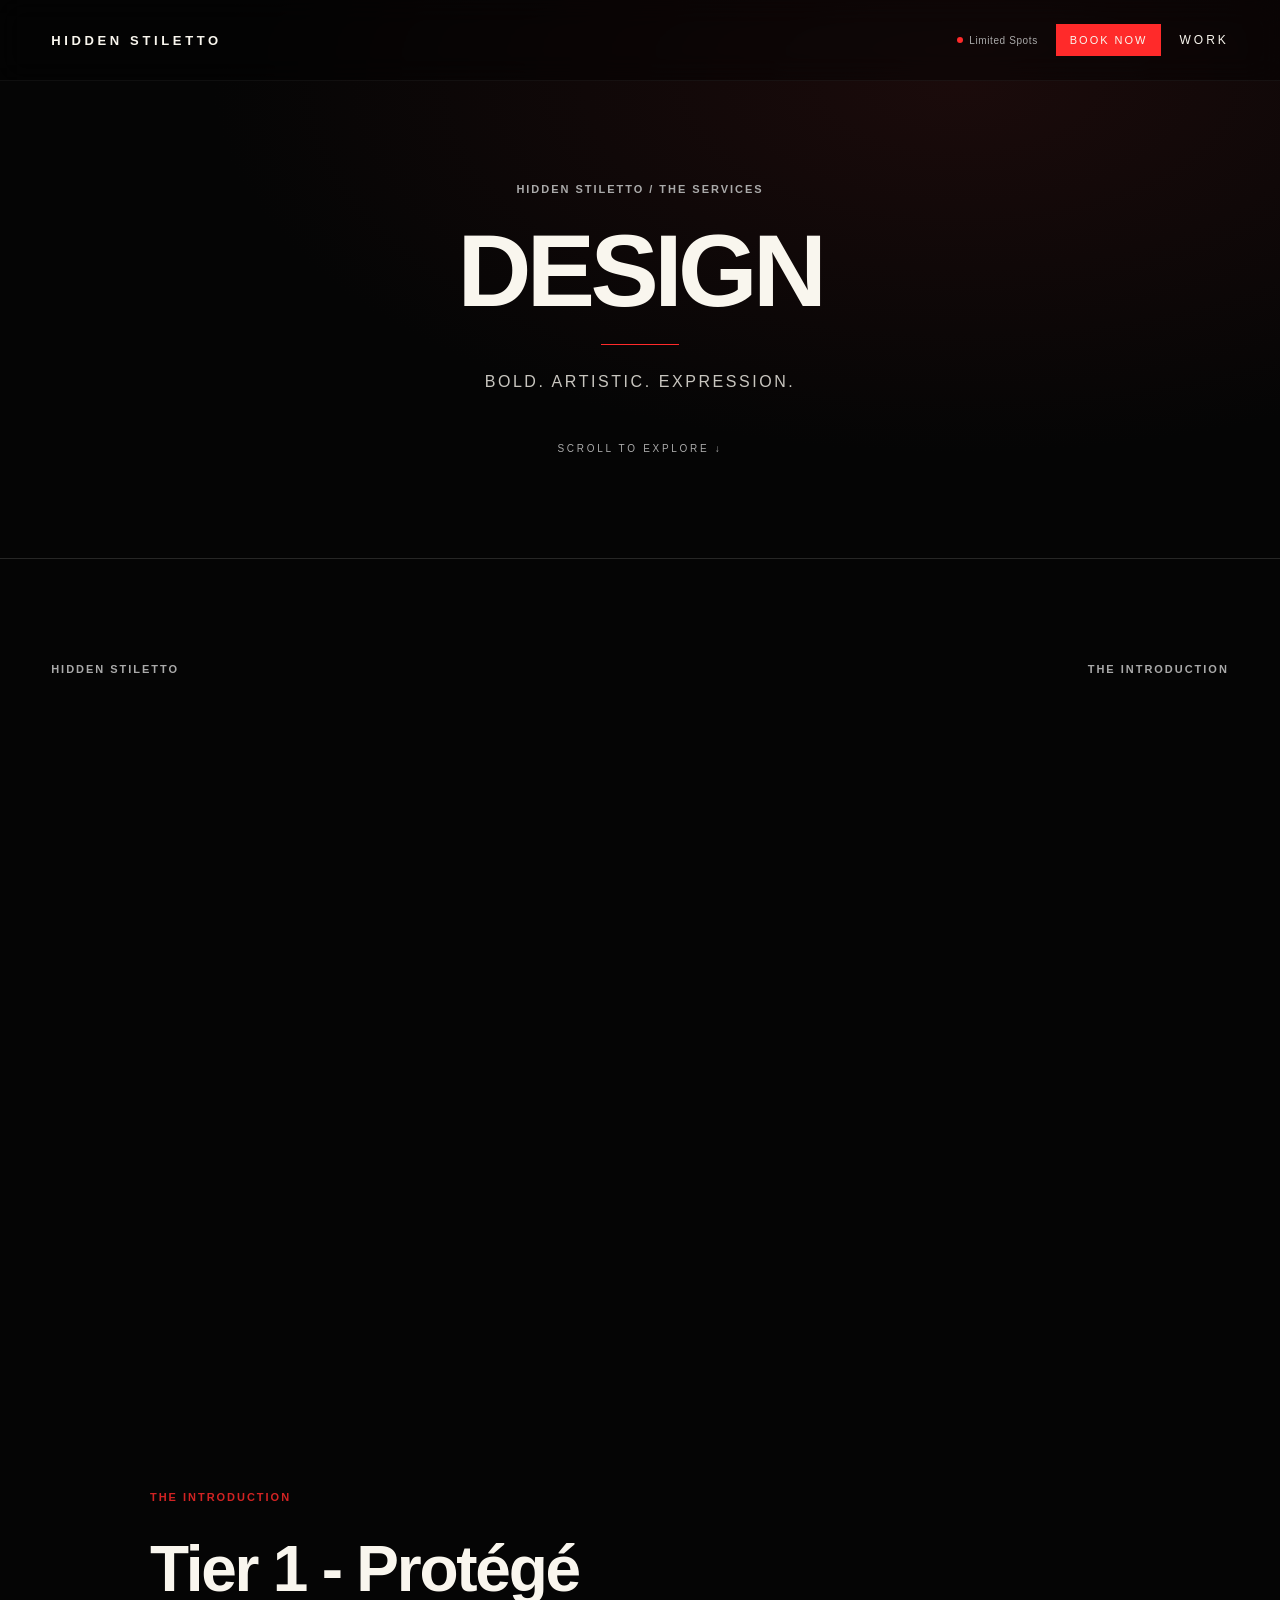
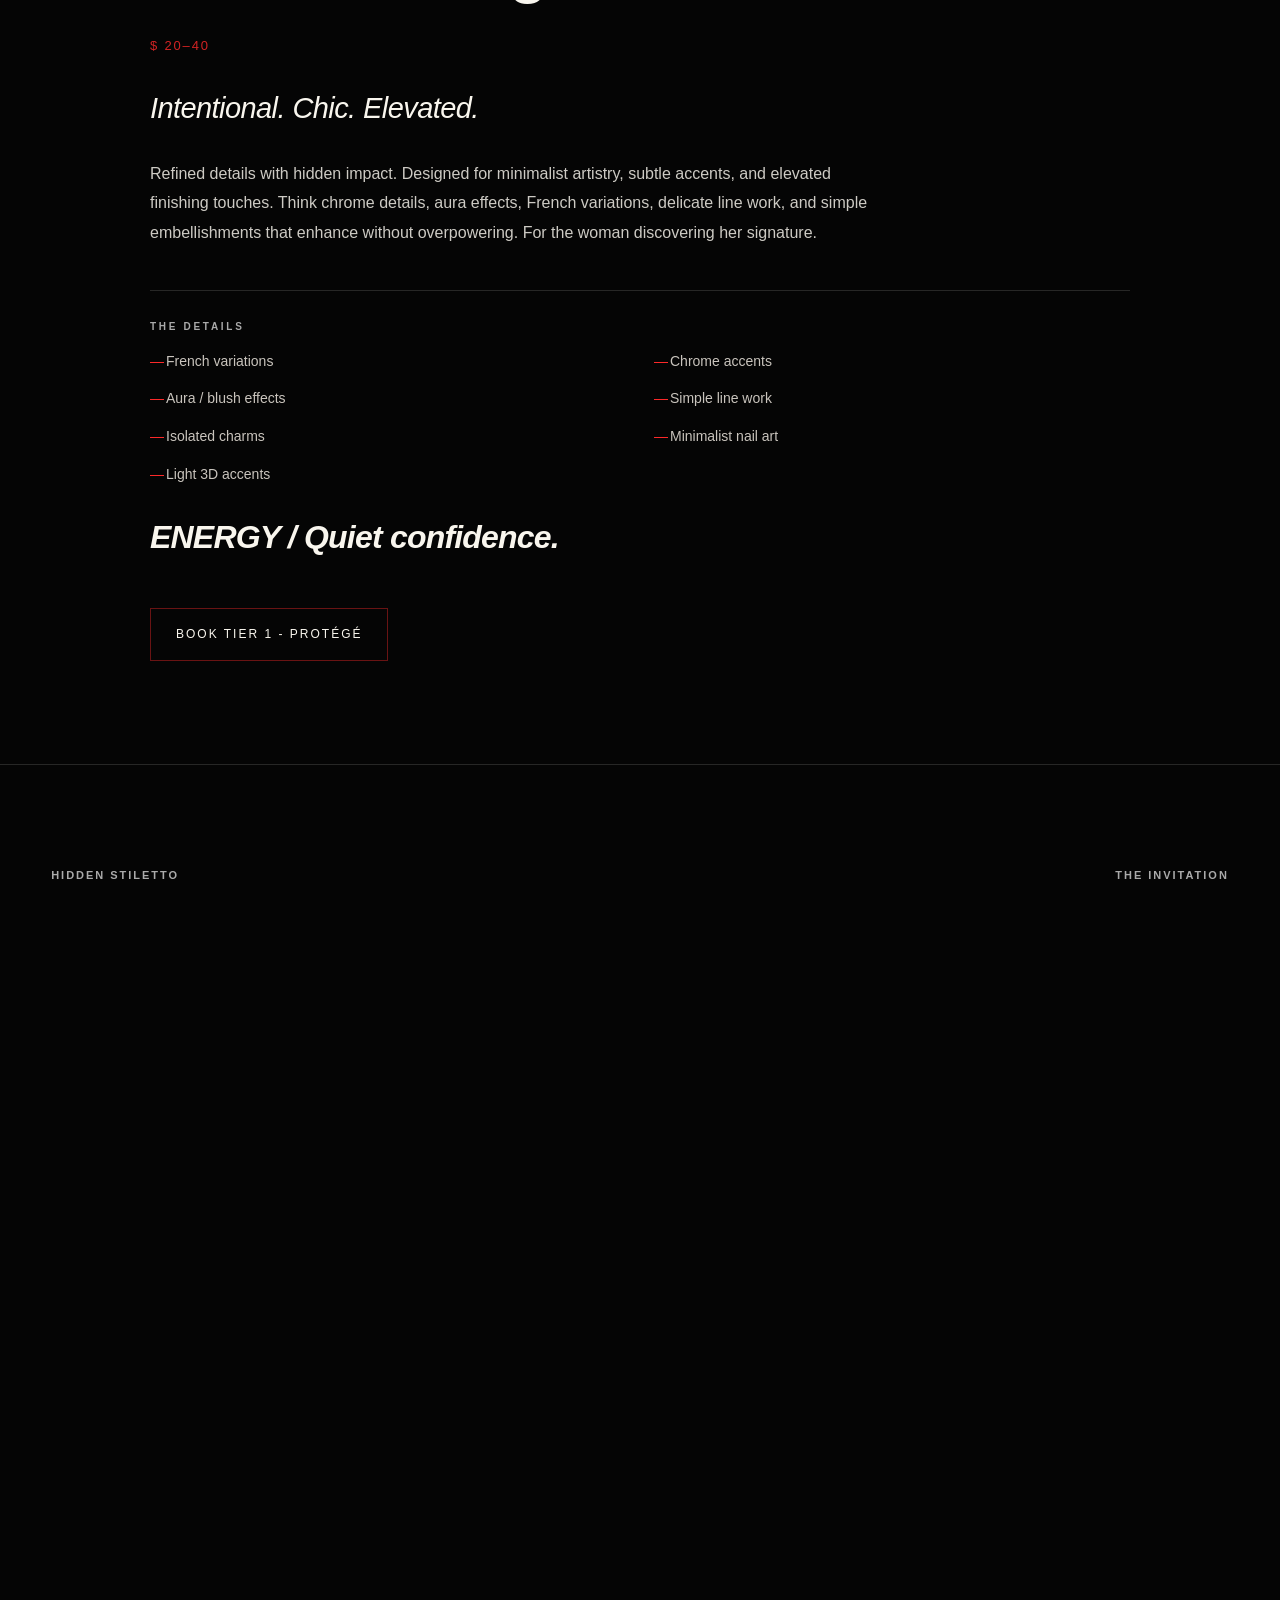
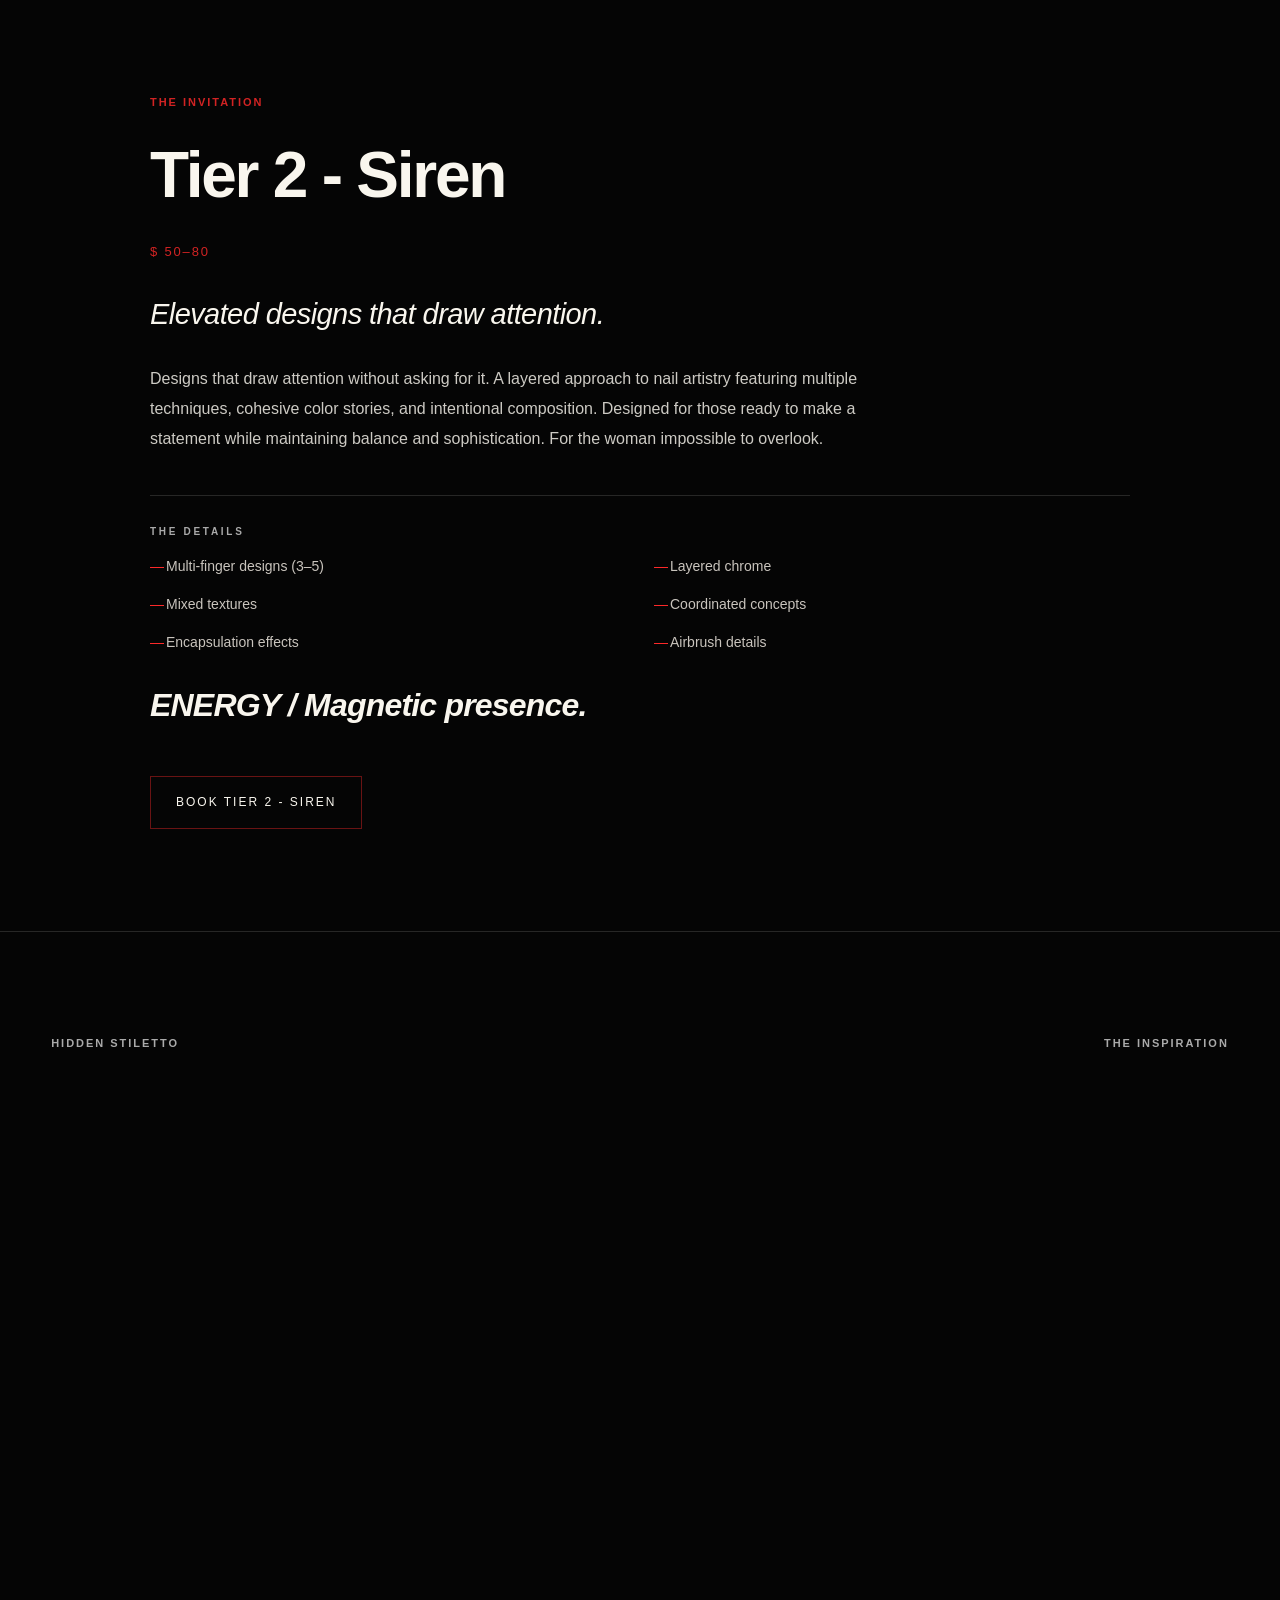
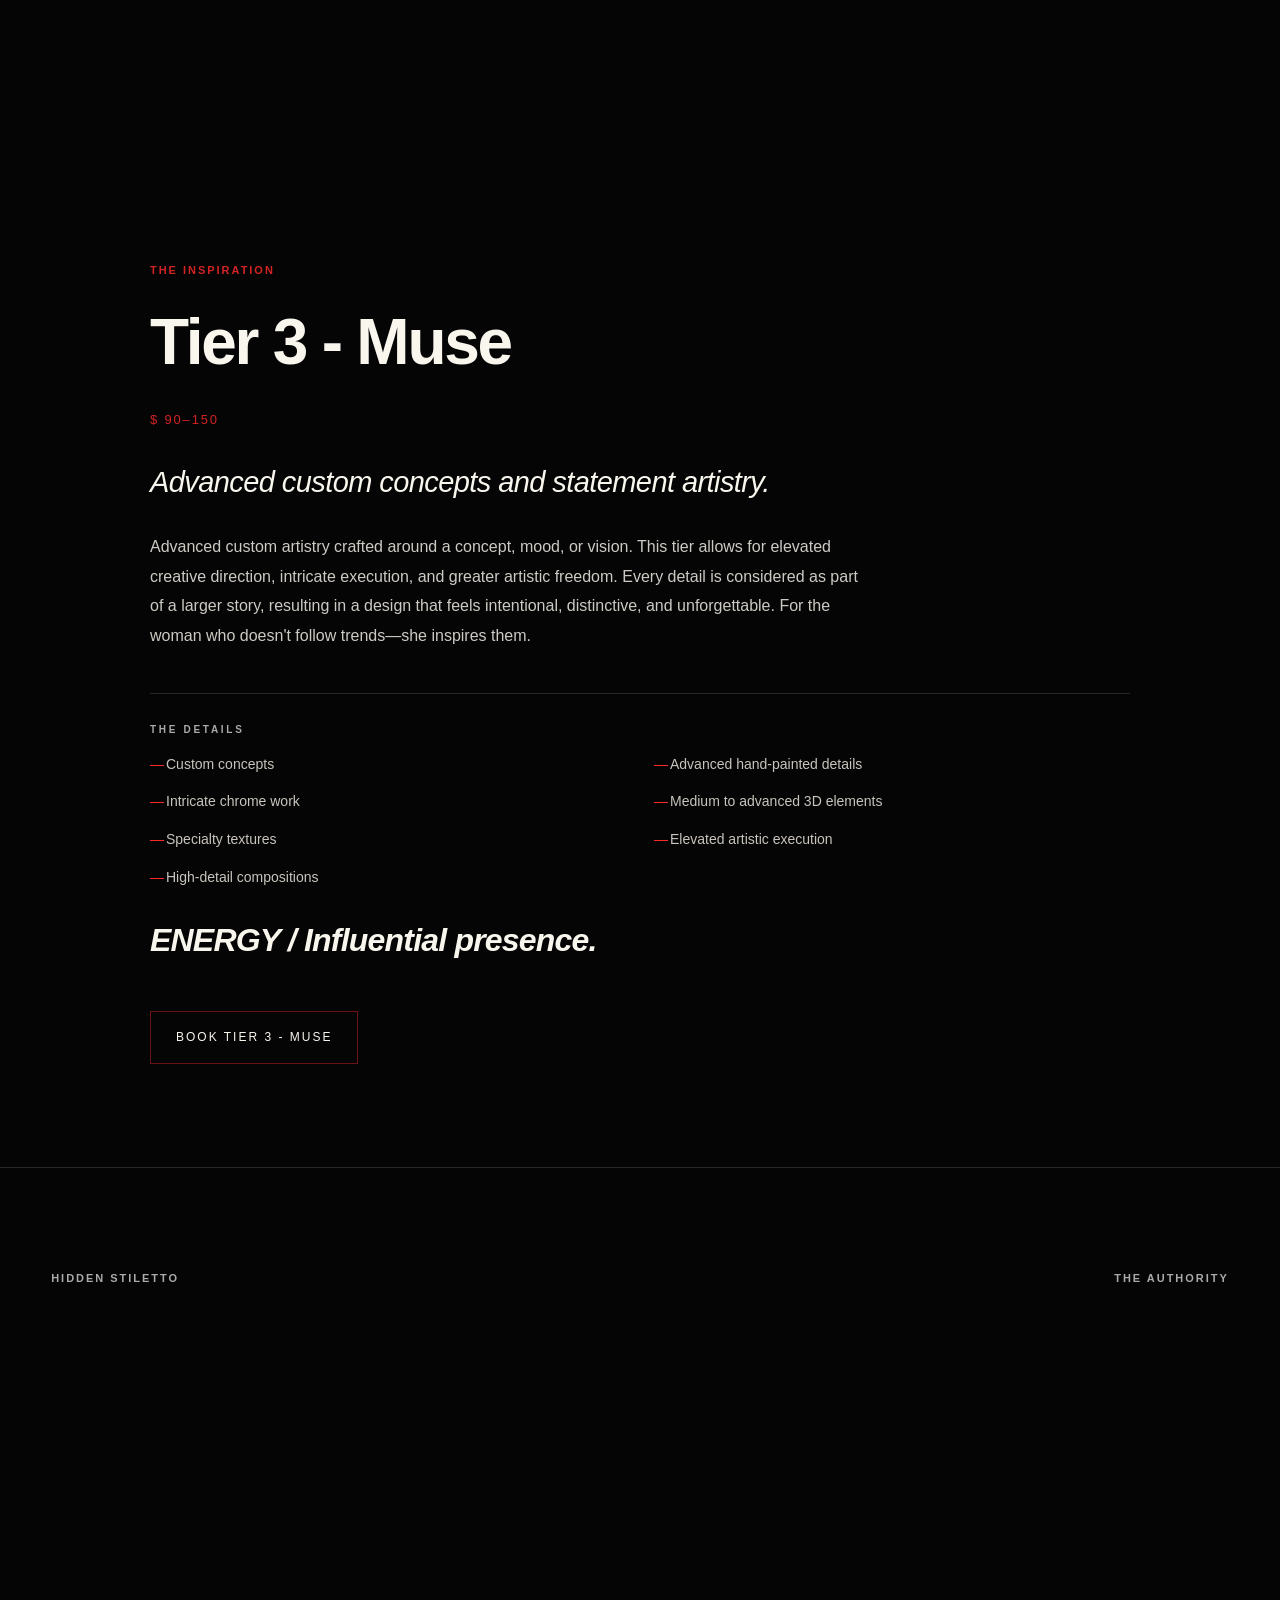
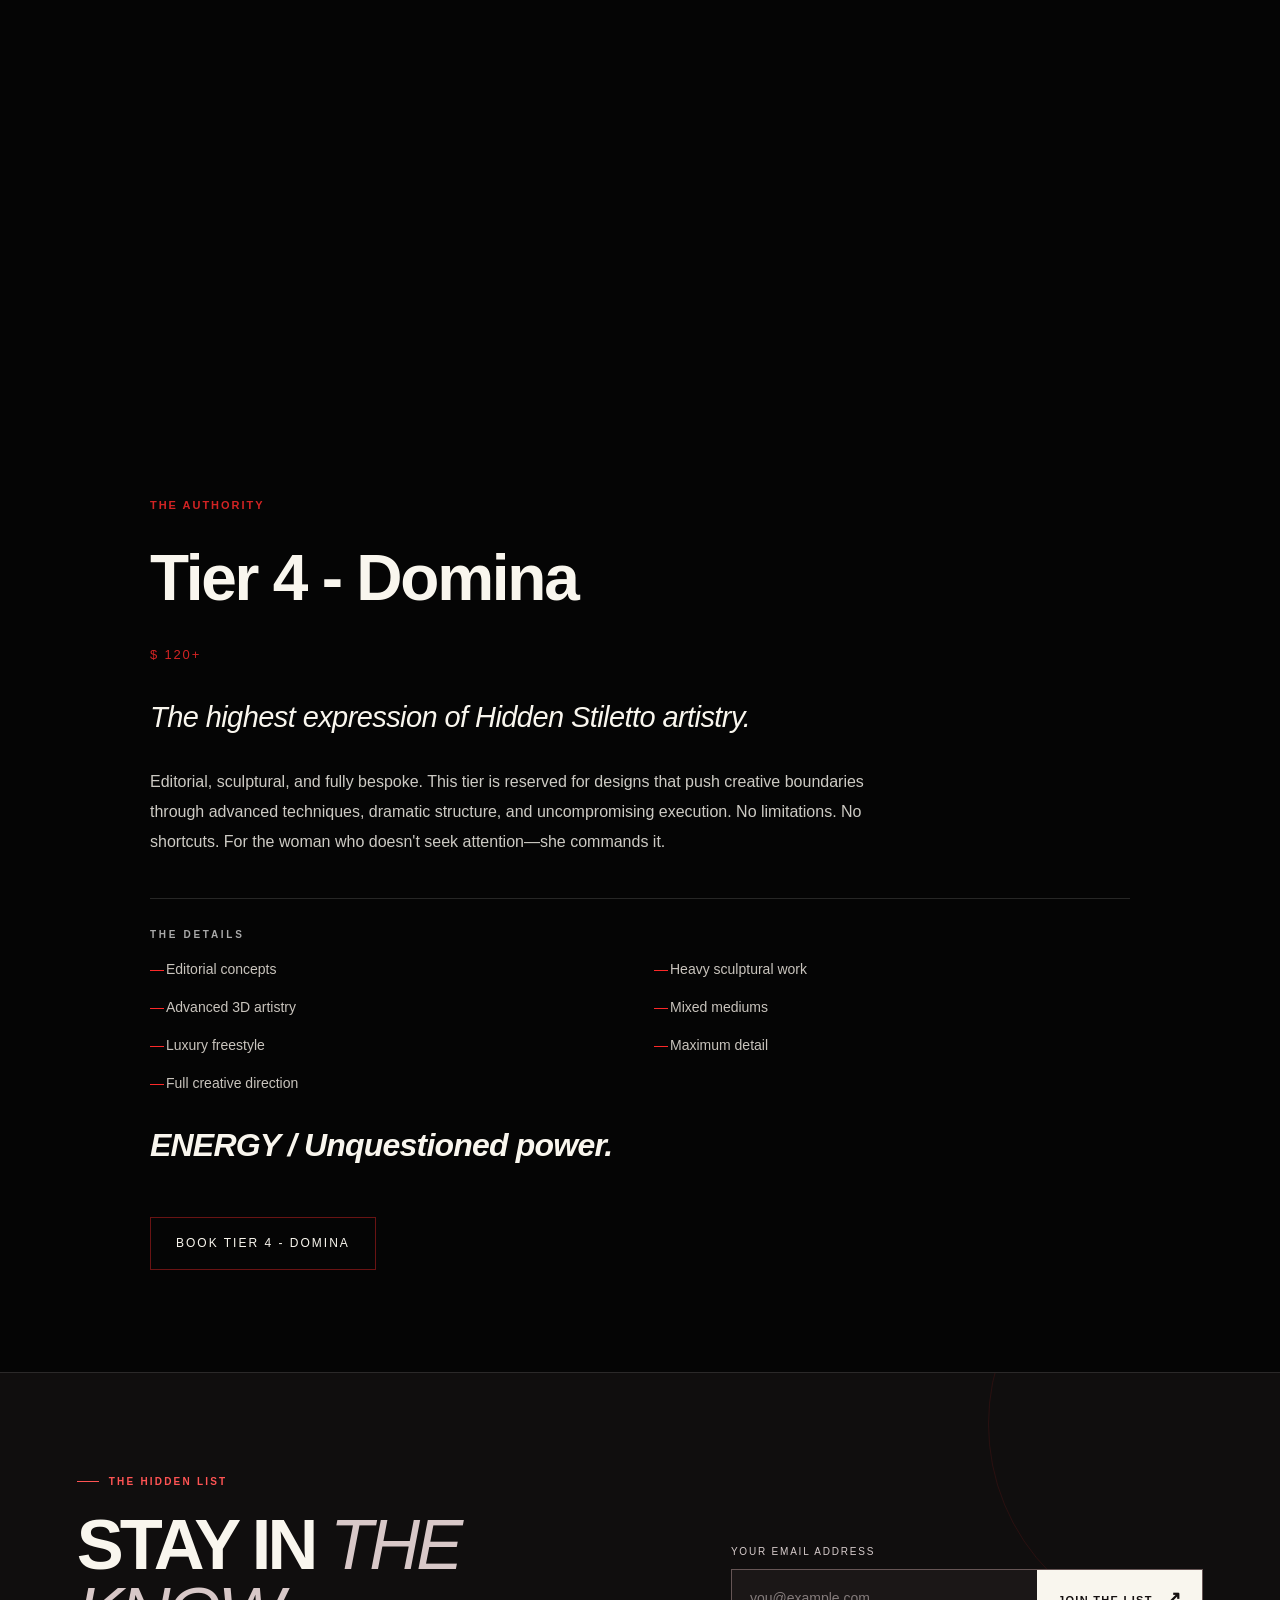
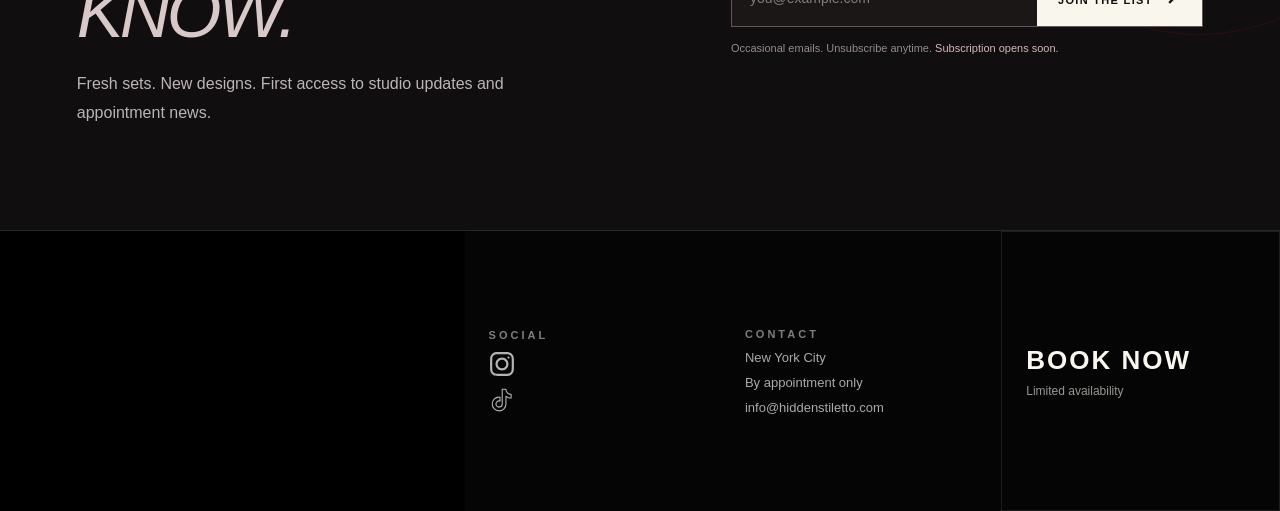
<file: design.html>
<!DOCTYPE html>
<html lang="en">
<head><meta charset="UTF-8"><meta name="viewport" content="width=device-width,initial-scale=1"><meta name="theme-color" content="#050505"><title>Custom Nail Art &amp; Design Levels NYC | Hidden Stiletto</title><meta name="description" content="Explore custom nail art, creative finishes and design levels at Hidden Stiletto in New York City."><meta property="og:type" content="website"><meta property="og:site_name" content="Hidden Stiletto"><meta property="og:title" content="Custom Nail Art &amp; Design Levels NYC | Hidden Stiletto"><meta property="og:description" content="Explore custom nail art, creative finishes and design levels at Hidden Stiletto in New York City."><meta name="twitter:card" content="summary"><meta name="twitter:title" content="Custom Nail Art &amp; Design Levels NYC | Hidden Stiletto"><meta name="twitter:description" content="Explore custom nail art, creative finishes and design levels at Hidden Stiletto in New York City."><link rel="stylesheet" href="style/style.css?v=newsletter-preview-v1"><script defer src="js/script.js?v=m2-6-cleanup"></script></head>
<body>
<a class="skip-link" href="#main-content">Skip to main content</a>
<header class="header">
  <div class="logo">
    <a href="index.html">HIDDEN STILETTO</a>
  </div>

  <div class="header-right">
    <div class="availability">
      <span class="dot"></span>
      Limited Spots
    </div>

    <button class="book-btn" data-action="book">BOOK NOW</button>

    <button class="menu-btn" id="menuBtn" aria-expanded="false" aria-controls="menuOverlay" type="button" aria-label="Open services menu">WORK</button>
  </div>
</header>

<div class="menu-overlay" id="menuOverlay" role="dialog" aria-modal="true" aria-label="Services navigation" aria-hidden="true" inert>
  <button type="button" class="menu-close" id="menuClose" aria-label="Close menu">CLOSE ✕</button>

  <div class="menu-inner">
    <div class="menu-left">
      <h2>HIDDEN STILETTO</h2>
      <p>Nail Artist</p>
    </div>

    <nav class="menu-links" aria-label="Services">
      <a href="index.html">Home</a>
      <a href="structured-manicure.html">Structured Manicure</a>
      <a href="sculpted-extensions.html">Extensions</a>
      <a href="design.html">Design Levels</a>
      <a href="pedicure.html">Pedicure</a>
      <a href="mans-nails.html">Men's Services</a>
    </nav>
  </div>
</div>
<a class="mobile-booking" href="https://app.squareup.com/appointments/book/7h8i4gg9snnlwt/L5AKCJ5AXEKRV/start" target="_blank" rel="noopener noreferrer" aria-label="Book an appointment in a new tab"><span class="mobile-booking-label">BOOK AN APPOINTMENT<small>RESERVE YOUR SESSION</small></span><span class="mobile-booking-arrow" aria-hidden="true">↗</span></a>

<main class="editorial-page" id="main-content"><section class="page-hero editorial-hero"><span class="hero-kicker">HIDDEN STILETTO / THE SERVICES</span><h1>DESIGN</h1><div class="hero-divider"></div><p>Bold. Artistic. Expression.</p><span class="hero-scroll">SCROLL TO EXPLORE ↓</span></section><section class="service-section editorial-service" id="tier-1-prot-g-"><div class="service-eyebrow"><span>HIDDEN STILETTO</span><span>THE INTRODUCTION</span></div><div class="service-gallery gallery-home-grid" aria-label="Service work gallery"><div class="gallery-tile"><div class="media"><video muted loop playsinline preload="none" data-viewport-video aria-hidden="true"><source src="content/03.37.42.mp4" type="video/mp4"></video></div></div>
<div class="gallery-tile"><div class="media"><video muted loop playsinline preload="none" data-viewport-video aria-hidden="true"><source src="content/1.mp4" type="video/mp4"></video></div></div>
<div class="gallery-tile"><div class="media"><video muted loop playsinline preload="none" data-viewport-video aria-hidden="true"><source src="content/2_1.mp4" type="video/mp4"></video></div></div></div><div class="service-info editorial-info"><p class="service-index">THE INTRODUCTION</p><h2>Tier 1 - Protégé</h2><p class="service-price">$ 20–40</p><p class="service-lead">Intentional. Chic. Elevated.</p><p>Refined details with hidden impact. Designed for minimalist artistry, subtle accents, and elevated finishing touches. Think chrome details, aura effects, French variations, delicate line work, and simple embellishments that enhance without overpowering. For the woman discovering her signature.</p><div class="service-inclusions"><h3>THE DETAILS</h3><ul><li>French variations</li><li>Chrome accents</li><li>Aura / blush effects</li><li>Simple line work</li><li>Isolated charms</li><li>Minimalist nail art</li><li>Light 3D accents</li></ul></div><p class="service-signature">ENERGY / Quiet confidence.</p><button class="glow service-book" type="button" data-action="book" data-service="Tier 1 - Protégé">BOOK TIER 1 - PROTÉGÉ</button></div></section><section class="service-section editorial-service" id="tier-2-siren"><div class="service-eyebrow"><span>HIDDEN STILETTO</span><span>THE INVITATION</span></div><div class="service-gallery gallery-home-grid" aria-label="Service work gallery"><div class="gallery-tile"><div class="media"><video muted loop playsinline preload="none" data-viewport-video aria-hidden="true"><source src="content/03.37.41.mp4" type="video/mp4"></video></div></div>
<div class="gallery-tile"><div class="media"><video muted loop playsinline preload="none" data-viewport-video aria-hidden="true"><source src="content/03.37.46.mp4" type="video/mp4"></video></div></div>
<div class="gallery-tile"><div class="media"><video muted loop playsinline preload="none" data-viewport-video aria-hidden="true"><source src="content/2.mp4" type="video/mp4"></video></div></div></div><div class="service-info editorial-info"><p class="service-index">THE INVITATION</p><h2>Tier 2 - Siren</h2><p class="service-price">$ 50–80</p><p class="service-lead">Elevated designs that draw attention.</p><p>Designs that draw attention without asking for it. A layered approach to nail artistry featuring multiple techniques, cohesive color stories, and intentional composition. Designed for those ready to make a statement while maintaining balance and sophistication. For the woman impossible to overlook.</p><div class="service-inclusions"><h3>THE DETAILS</h3><ul><li>Multi-finger designs (3–5)</li><li>Layered chrome</li><li>Mixed textures</li><li>Coordinated concepts</li><li>Encapsulation effects</li><li>Airbrush details</li></ul></div><p class="service-signature">ENERGY / Magnetic presence.</p><button class="glow service-book" type="button" data-action="book" data-service="Tier 2 - Siren">BOOK TIER 2 - SIREN</button></div></section><section class="service-section editorial-service" id="tier-3-muse"><div class="service-eyebrow"><span>HIDDEN STILETTO</span><span>THE INSPIRATION</span></div><div class="service-gallery gallery-home-grid" aria-label="Service work gallery"><div class="gallery-tile"><div class="media"><video muted loop playsinline preload="none" data-viewport-video aria-hidden="true"><source src="content/03.37.46.mp4" type="video/mp4"></video></div></div>
<div class="gallery-tile"><div class="media"><video muted loop playsinline preload="none" data-viewport-video aria-hidden="true"><source src="content/3_3.mp4" type="video/mp4"></video></div></div>
<div class="gallery-tile"><div class="media"><video muted loop playsinline preload="none" data-viewport-video aria-hidden="true"><source src="content/03-33-26.mp4" type="video/mp4"></video></div></div></div><div class="service-info editorial-info"><p class="service-index">THE INSPIRATION</p><h2>Tier 3 - Muse</h2><p class="service-price">$ 90–150</p><p class="service-lead">Advanced custom concepts and statement artistry.</p><p>Advanced custom artistry crafted around a concept, mood, or vision. This tier allows for elevated creative direction, intricate execution, and greater artistic freedom. Every detail is considered as part of a larger story, resulting in a design that feels intentional, distinctive, and unforgettable. For the woman who doesn't follow trends—she inspires them.</p><div class="service-inclusions"><h3>THE DETAILS</h3><ul><li>Custom concepts</li><li>Advanced hand-painted details</li><li>Intricate chrome work</li><li>Medium to advanced 3D elements</li><li>Specialty textures</li><li>Elevated artistic execution</li><li>High-detail compositions</li></ul></div><p class="service-signature">ENERGY / Influential presence.</p><button class="glow service-book" type="button" data-action="book" data-service="Tier 3 - Muse">BOOK TIER 3 - MUSE</button></div></section><section class="service-section editorial-service" id="tier-4-domina"><div class="service-eyebrow"><span>HIDDEN STILETTO</span><span>THE AUTHORITY</span></div><div class="service-gallery gallery-home-grid" aria-label="Service work gallery"><div class="gallery-tile"><div class="media"><video muted loop playsinline preload="none" data-viewport-video aria-hidden="true"><source src="content/03_Extensions.mov"></video></div></div>
<div class="gallery-tile"><div class="media"><video muted loop playsinline preload="none" data-viewport-video aria-hidden="true"><source src="content/03.37.46.mp4" type="video/mp4"></video></div></div>
<div class="gallery-tile"><div class="media"><video muted loop playsinline preload="none" data-viewport-video aria-hidden="true"><source src="content/3.mp4" type="video/mp4"></video></div></div></div><div class="service-info editorial-info"><p class="service-index">THE AUTHORITY</p><h2>Tier 4 - Domina</h2><p class="service-price">$ 120+</p><p class="service-lead">The highest expression of Hidden Stiletto artistry.</p><p>Editorial, sculptural, and fully bespoke. This tier is reserved for designs that push creative boundaries through advanced techniques, dramatic structure, and uncompromising execution. No limitations. No shortcuts. For the woman who doesn't seek attention—she commands it.</p><div class="service-inclusions"><h3>THE DETAILS</h3><ul><li>Editorial concepts</li><li>Heavy sculptural work</li><li>Advanced 3D artistry</li><li>Mixed mediums</li><li>Luxury freestyle</li><li>Maximum detail</li><li>Full creative direction</li></ul></div><p class="service-signature">ENERGY / Unquestioned power.</p><button class="glow service-book" type="button" data-action="book" data-service="Tier 4 - Domina">BOOK TIER 4 - DOMINA</button></div></section></main>
<section class="newsletter-section" aria-labelledby="newsletter-heading">
  <div class="newsletter-inner">
    <div class="newsletter-copy">
      <p class="newsletter-eyebrow"><span class="newsletter-mark" aria-hidden="true"></span> THE HIDDEN LIST</p>
      <h2 id="newsletter-heading">STAY IN <em>THE KNOW.</em></h2>
      <p>Fresh sets. New designs. First access to studio updates and appointment news.</p>
    </div>
    <div class="newsletter-signup">
      <div class="newsletter-form-preview" aria-label="Newsletter subscription form preview">
        <label for="newsletter-email">YOUR EMAIL ADDRESS</label>
        <div class="newsletter-input-row">
          <input id="newsletter-email" type="email" name="email" autocomplete="email" placeholder="you@example.com" disabled aria-describedby="newsletter-status">
          <button type="button" disabled aria-describedby="newsletter-status">JOIN THE LIST <span aria-hidden="true">↗</span></button>
        </div>
      </div>
      <p class="newsletter-fineprint" id="newsletter-status">Occasional emails. Unsubscribe anytime. <span>Subscription opens soon.</span></p>
    </div>
  </div>
</section>
<footer class="footer span-3">

  <div class="footer-grid">

    <!-- MAP -->
    <div class="footer-map">
      <div id="map"></div>
    </div>

    <!-- SOCIAL -->
    <div class="footer-col">
      <h3>SOCIAL</h3>

      <a href="https://www.instagram.com/hidden.stiletto/" target="_blank" rel="noopener noreferrer">
        <img src="content/instagram.svg" alt="Instagram" class="social-icon">
      </a>

      <a href="https://www.tiktok.com/hiddenstiletto" target="_blank" rel="noopener noreferrer">
        <img src="content/tiktok.svg" alt="TikTok" class="social-icon">
      </a>
    </div>

    <!-- CONTACT -->
    <div class="footer-col">
      <h3>CONTACT</h3>
      <p>New York City</p>
      <p>By appointment only</p>
      <p>info@hiddenstiletto.com</p>
    </div>

    <!-- CTA -->
    <a class="footer-cta" href="https://app.squareup.com/appointments/book/7h8i4gg9snnlwt/L5AKCJ5AXEKRV/start" target="_blank" rel="noopener noreferrer" aria-label="Book an appointment in a new tab">
      <h2>BOOK NOW</h2>
      <p>Limited availability</p>
    </a>

  </div>

</footer>





</body></html>
</file>
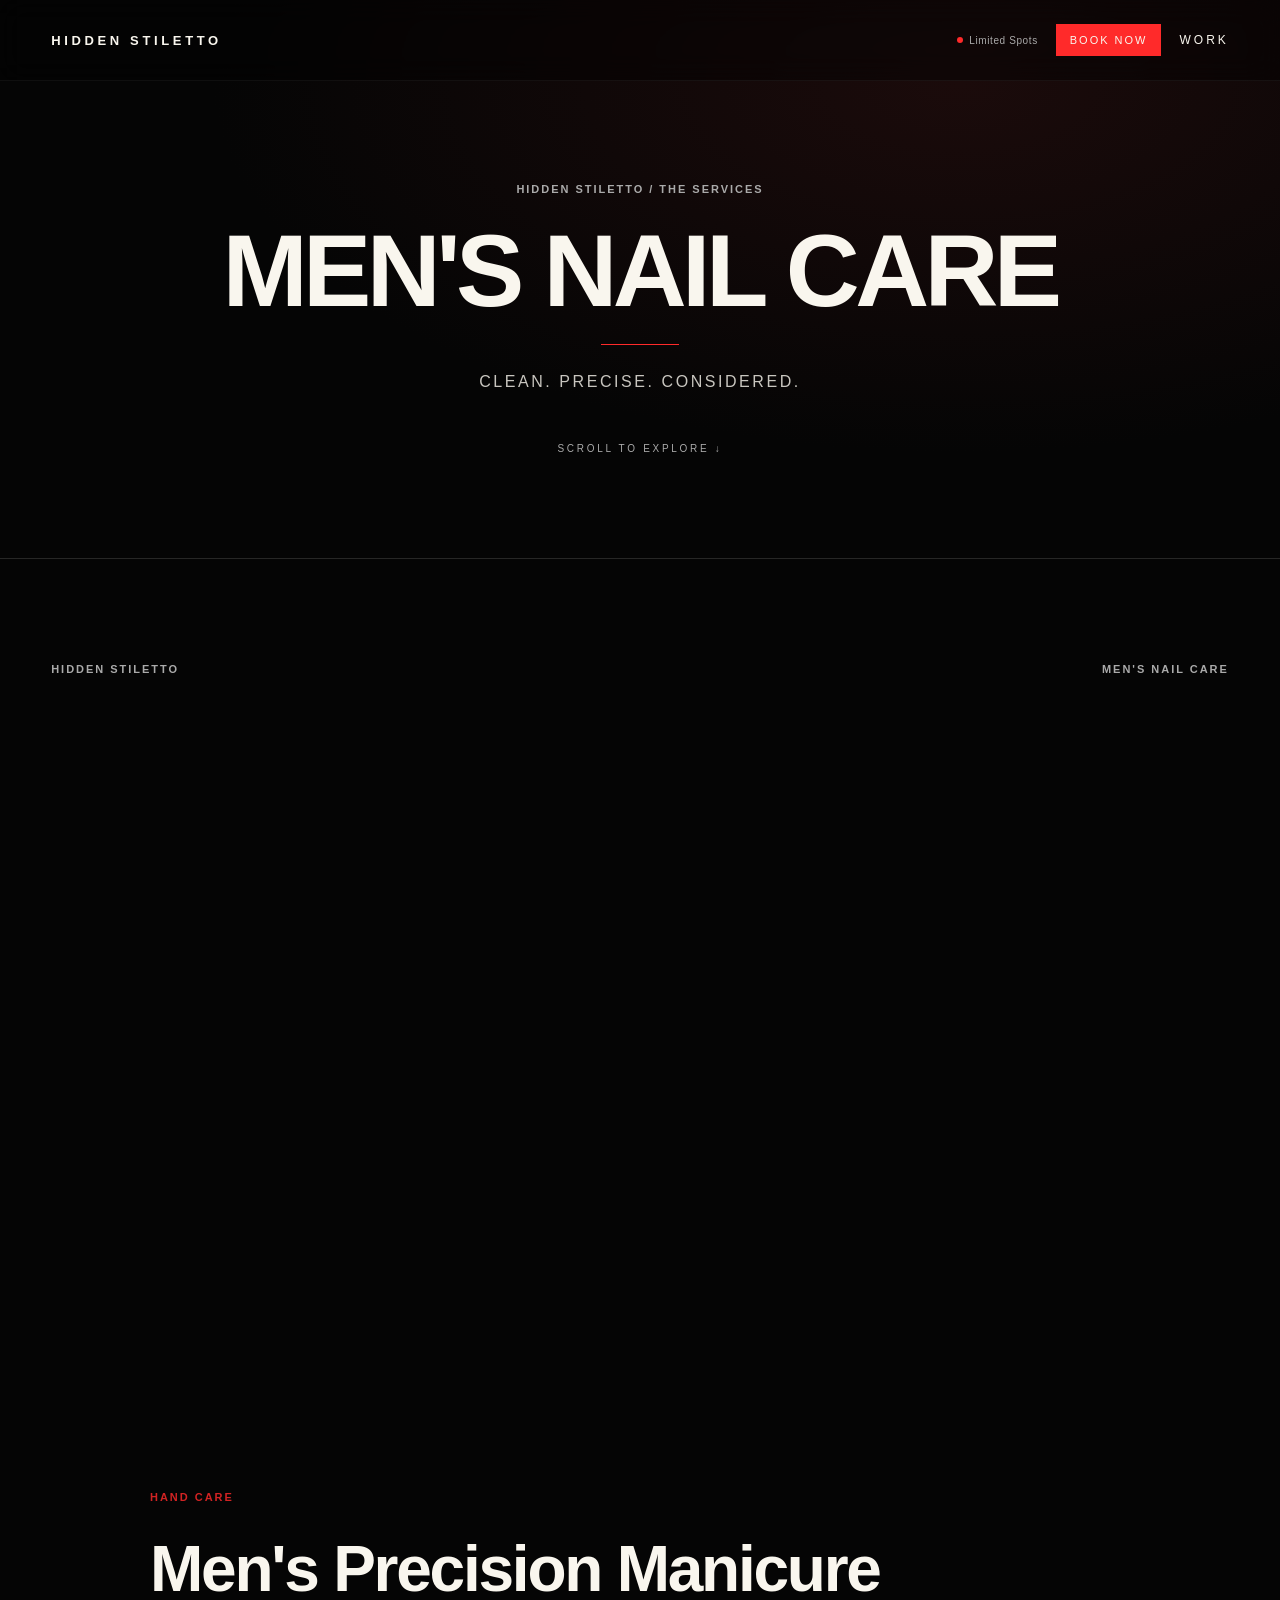
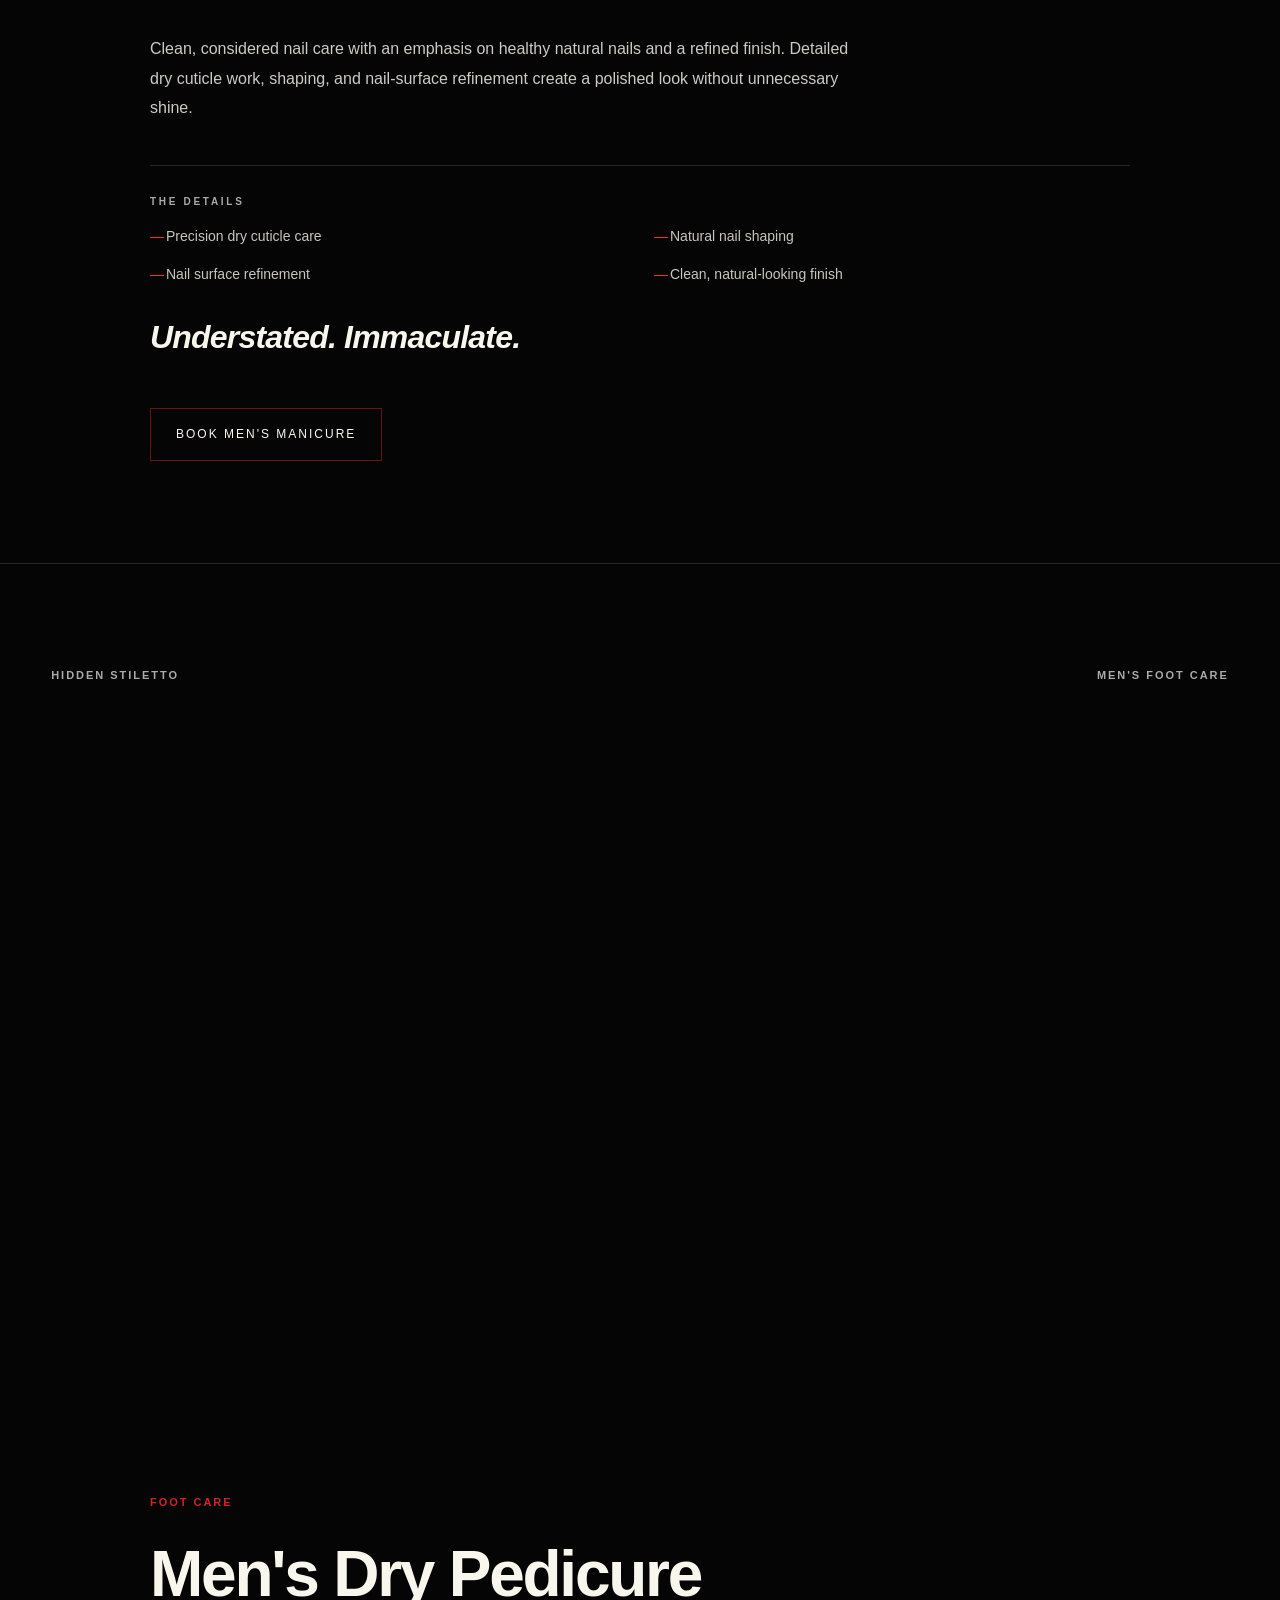
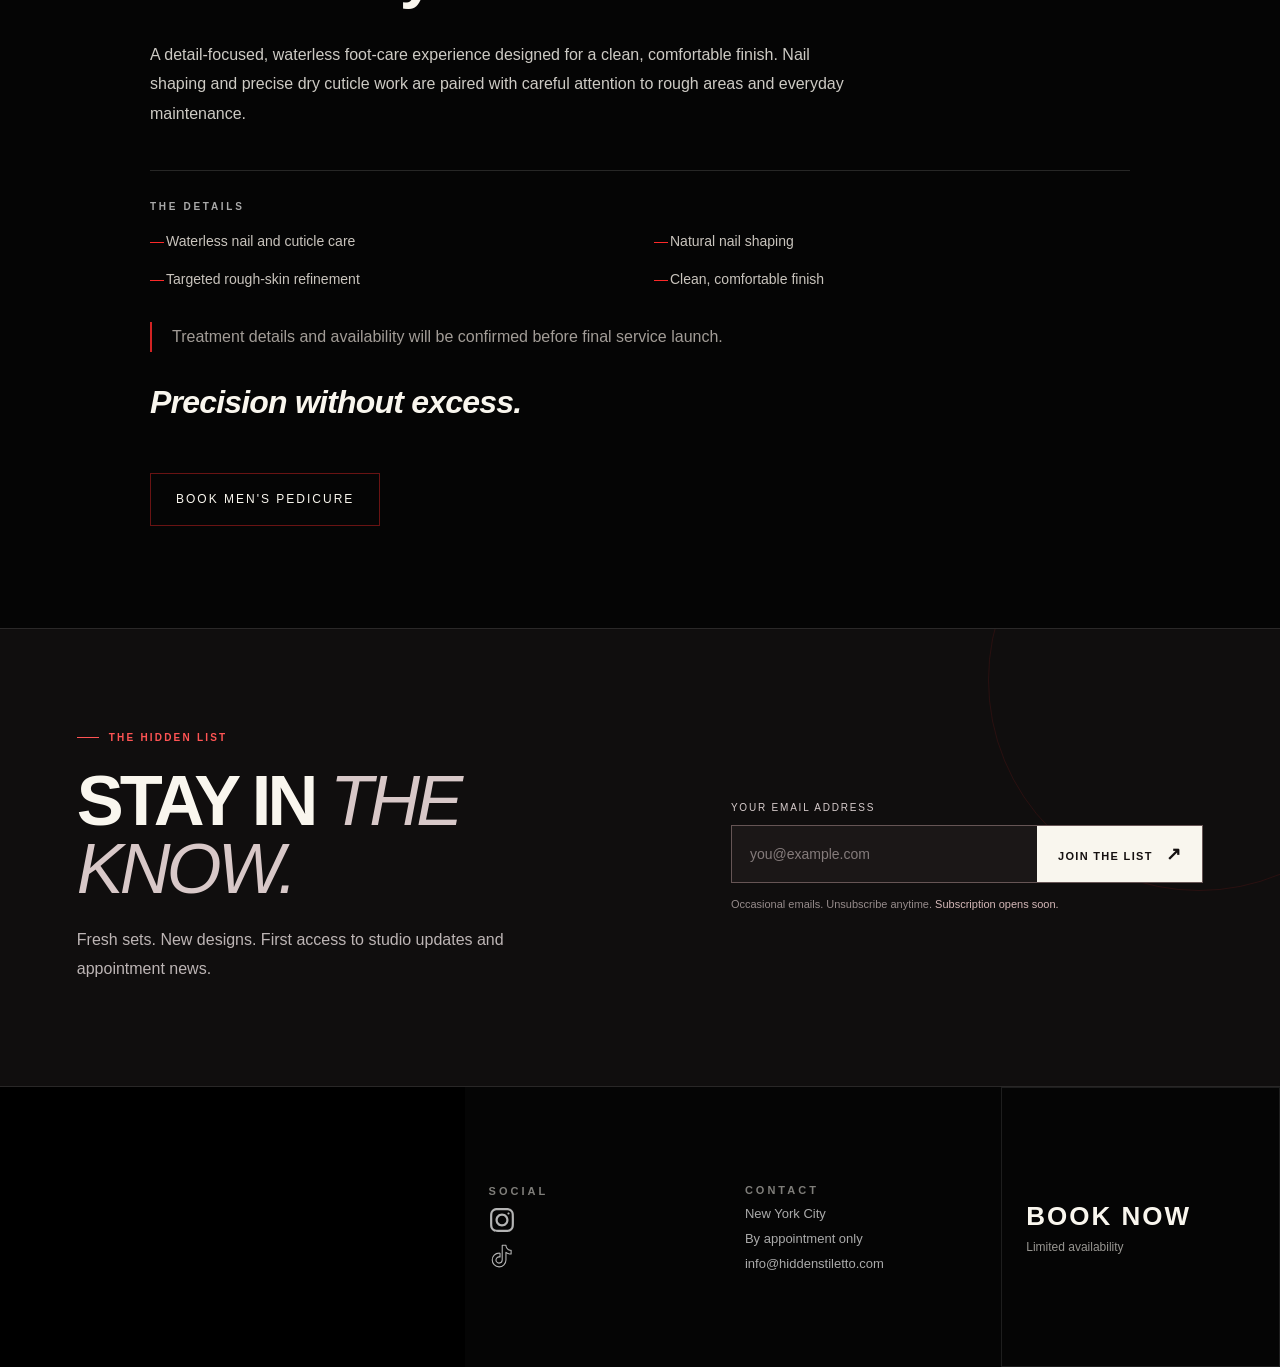
<file: mans-nails.html>
<!DOCTYPE html>
<html lang="en">
<head><meta charset="UTF-8"><meta name="viewport" content="width=device-width,initial-scale=1"><meta name="theme-color" content="#050505"><title>Men's Manicure &amp; Pedicure NYC | Hidden Stiletto</title><meta name="description" content="Explore precision men's nail care, natural-looking manicures and dry pedicures at Hidden Stiletto in New York City."><meta property="og:type" content="website"><meta property="og:site_name" content="Hidden Stiletto"><meta property="og:title" content="Men's Manicure &amp; Pedicure NYC | Hidden Stiletto"><meta property="og:description" content="Explore precision men's nail care, natural-looking manicures and dry pedicures at Hidden Stiletto in New York City."><meta name="twitter:card" content="summary"><meta name="twitter:title" content="Men's Manicure &amp; Pedicure NYC | Hidden Stiletto"><meta name="twitter:description" content="Explore precision men's nail care, natural-looking manicures and dry pedicures at Hidden Stiletto in New York City."><link rel="stylesheet" href="style/style.css?v=newsletter-preview-v1"><script defer src="js/script.js?v=m2-6-cleanup"></script></head>
<body>
<a class="skip-link" href="#main-content">Skip to main content</a>
<header class="header">
  <div class="logo">
    <a href="index.html">HIDDEN STILETTO</a>
  </div>

  <div class="header-right">
    <div class="availability">
      <span class="dot"></span>
      Limited Spots
    </div>

    <button class="book-btn" data-action="book">BOOK NOW</button>

    <button class="menu-btn" id="menuBtn" aria-expanded="false" aria-controls="menuOverlay" type="button" aria-label="Open services menu">WORK</button>
  </div>
</header>

<div class="menu-overlay" id="menuOverlay" role="dialog" aria-modal="true" aria-label="Services navigation" aria-hidden="true" inert>
  <button type="button" class="menu-close" id="menuClose" aria-label="Close menu">CLOSE ✕</button>

  <div class="menu-inner">
    <div class="menu-left">
      <h2>HIDDEN STILETTO</h2>
      <p>Nail Artist</p>
    </div>

    <nav class="menu-links" aria-label="Services">
      <a href="index.html">Home</a>
      <a href="structured-manicure.html">Structured Manicure</a>
      <a href="sculpted-extensions.html">Extensions</a>
      <a href="design.html">Design Levels</a>
      <a href="pedicure.html">Pedicure</a>
      <a href="mans-nails.html">Men's Services</a>
    </nav>
  </div>
</div>
<a class="mobile-booking" href="https://app.squareup.com/appointments/book/7h8i4gg9snnlwt/L5AKCJ5AXEKRV/start" target="_blank" rel="noopener noreferrer" aria-label="Book an appointment in a new tab"><span class="mobile-booking-label">BOOK AN APPOINTMENT<small>RESERVE YOUR SESSION</small></span><span class="mobile-booking-arrow" aria-hidden="true">↗</span></a>

<main class="editorial-page" id="main-content"><section class="page-hero editorial-hero"><span class="hero-kicker">HIDDEN STILETTO / THE SERVICES</span><h1>MEN'S NAIL CARE</h1><div class="hero-divider"></div><p>Clean. Precise. Considered.</p><span class="hero-scroll">SCROLL TO EXPLORE ↓</span></section>
<section class="service-section editorial-service" id="mens-manicure"><div class="service-eyebrow"><span>HIDDEN STILETTO</span><span>MEN'S NAIL CARE</span></div><div class="service-gallery gallery-home-grid" aria-label="Men's manicure gallery — sample work"><div class="gallery-tile"><div class="media"><video muted loop playsinline preload="none" data-viewport-video aria-hidden="true"><source src="content/1.mp4" type="video/mp4"></video></div></div>
<div class="gallery-tile"><div class="media"><video muted loop playsinline preload="none" data-viewport-video aria-hidden="true"><source src="content/2.mp4" type="video/mp4"></video></div></div>
<div class="gallery-tile"><div class="media"><video muted loop playsinline preload="none" data-viewport-video aria-hidden="true"><source src="content/3.mp4" type="video/mp4"></video></div></div></div><div class="service-info editorial-info"><p class="service-index">HAND CARE</p><h2>Men's Precision Manicure</h2><p>Clean, considered nail care with an emphasis on healthy natural nails and a refined finish. Detailed dry cuticle work, shaping, and nail-surface refinement create a polished look without unnecessary shine.</p><div class="service-inclusions"><h3>THE DETAILS</h3><ul><li>Precision dry cuticle care</li><li>Natural nail shaping</li><li>Nail surface refinement</li><li>Clean, natural-looking finish</li></ul></div><p class="service-signature">Understated. Immaculate.</p><button class="glow service-book" type="button" data-action="book" data-service="Men's Precision Manicure">BOOK MEN'S MANICURE</button></div></section>
<section class="service-section editorial-service" id="mens-pedicure"><div class="service-eyebrow"><span>HIDDEN STILETTO</span><span>MEN'S FOOT CARE</span></div><div class="service-gallery gallery-home-grid" aria-label="Men's pedicure gallery — sample work"><div class="gallery-tile"><div class="media"><video muted loop playsinline preload="none" data-viewport-video aria-hidden="true"><source src="content/1.mp4" type="video/mp4"></video></div></div>
<div class="gallery-tile"><div class="media"><video muted loop playsinline preload="none" data-viewport-video aria-hidden="true"><source src="content/2.mp4" type="video/mp4"></video></div></div>
<div class="gallery-tile"><div class="media"><video muted loop playsinline preload="none" data-viewport-video aria-hidden="true"><source src="content/3.mp4" type="video/mp4"></video></div></div></div><div class="service-info editorial-info"><p class="service-index">FOOT CARE</p><h2>Men's Dry Pedicure</h2><p>A detail-focused, waterless foot-care experience designed for a clean, comfortable finish. Nail shaping and precise dry cuticle work are paired with careful attention to rough areas and everyday maintenance.</p><div class="service-inclusions"><h3>THE DETAILS</h3><ul><li>Waterless nail and cuticle care</li><li>Natural nail shaping</li><li>Targeted rough-skin refinement</li><li>Clean, comfortable finish</li></ul></div><p class="service-note">Treatment details and availability will be confirmed before final service launch.</p><p class="service-signature">Precision without excess.</p><button class="glow service-book" type="button" data-action="book" data-service="Men's Dry Pedicure">BOOK MEN'S PEDICURE</button></div></section></main>
<section class="newsletter-section" aria-labelledby="newsletter-heading">
  <div class="newsletter-inner">
    <div class="newsletter-copy">
      <p class="newsletter-eyebrow"><span class="newsletter-mark" aria-hidden="true"></span> THE HIDDEN LIST</p>
      <h2 id="newsletter-heading">STAY IN <em>THE KNOW.</em></h2>
      <p>Fresh sets. New designs. First access to studio updates and appointment news.</p>
    </div>
    <div class="newsletter-signup">
      <div class="newsletter-form-preview" aria-label="Newsletter subscription form preview">
        <label for="newsletter-email">YOUR EMAIL ADDRESS</label>
        <div class="newsletter-input-row">
          <input id="newsletter-email" type="email" name="email" autocomplete="email" placeholder="you@example.com" disabled aria-describedby="newsletter-status">
          <button type="button" disabled aria-describedby="newsletter-status">JOIN THE LIST <span aria-hidden="true">↗</span></button>
        </div>
      </div>
      <p class="newsletter-fineprint" id="newsletter-status">Occasional emails. Unsubscribe anytime. <span>Subscription opens soon.</span></p>
    </div>
  </div>
</section>
<footer class="footer span-3">

  <div class="footer-grid">

    <!-- MAP -->
    <div class="footer-map">
      <div id="map"></div>
    </div>

    <!-- SOCIAL -->
    <div class="footer-col">
      <h3>SOCIAL</h3>

      <a href="https://www.instagram.com/hidden.stiletto/" target="_blank" rel="noopener noreferrer">
        <img src="content/instagram.svg" alt="Instagram" class="social-icon">
      </a>

      <a href="https://www.tiktok.com/hiddenstiletto" target="_blank" rel="noopener noreferrer">
        <img src="content/tiktok.svg" alt="TikTok" class="social-icon">
      </a>
    </div>

    <!-- CONTACT -->
    <div class="footer-col">
      <h3>CONTACT</h3>
      <p>New York City</p>
      <p>By appointment only</p>
      <p>info@hiddenstiletto.com</p>
    </div>

    <!-- CTA -->
    <a class="footer-cta" href="https://app.squareup.com/appointments/book/7h8i4gg9snnlwt/L5AKCJ5AXEKRV/start" target="_blank" rel="noopener noreferrer" aria-label="Book an appointment in a new tab">
      <h2>BOOK NOW</h2>
      <p>Limited availability</p>
    </a>

  </div>

</footer>





</body></html>
</file>
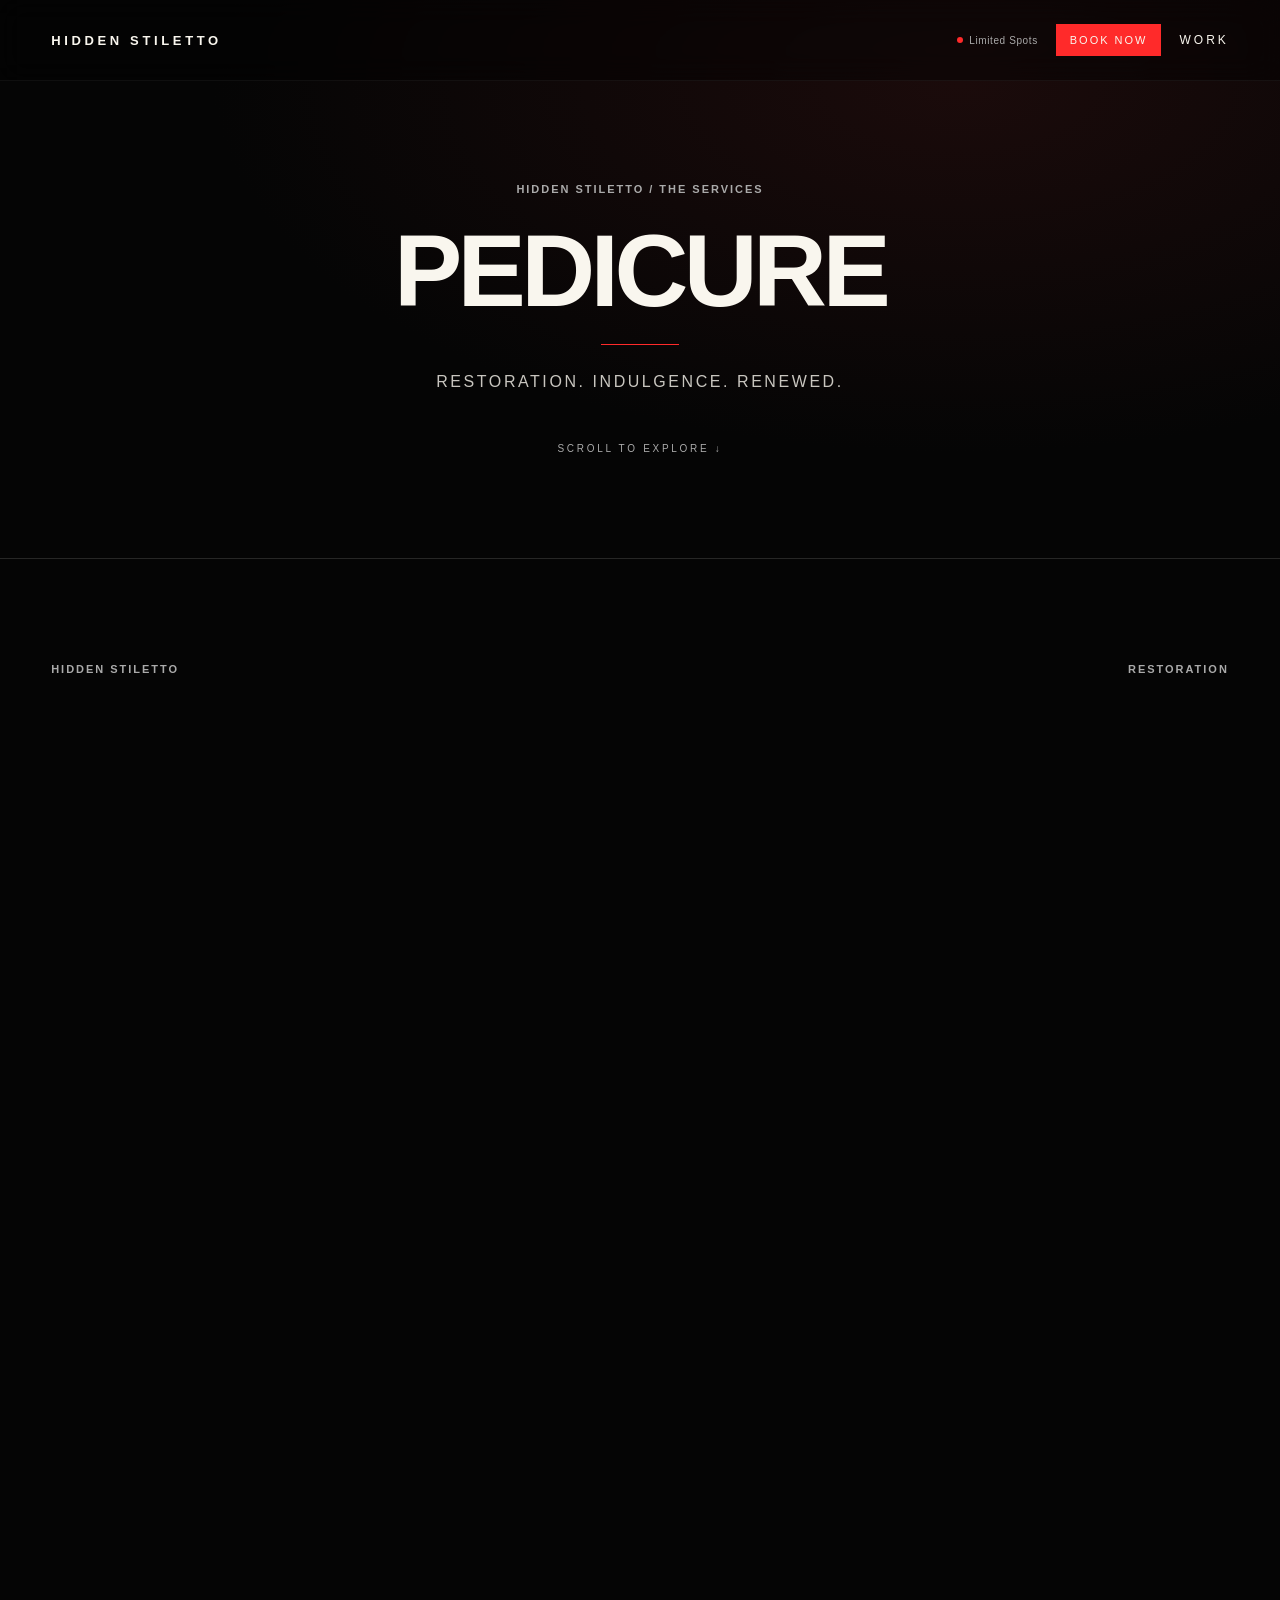
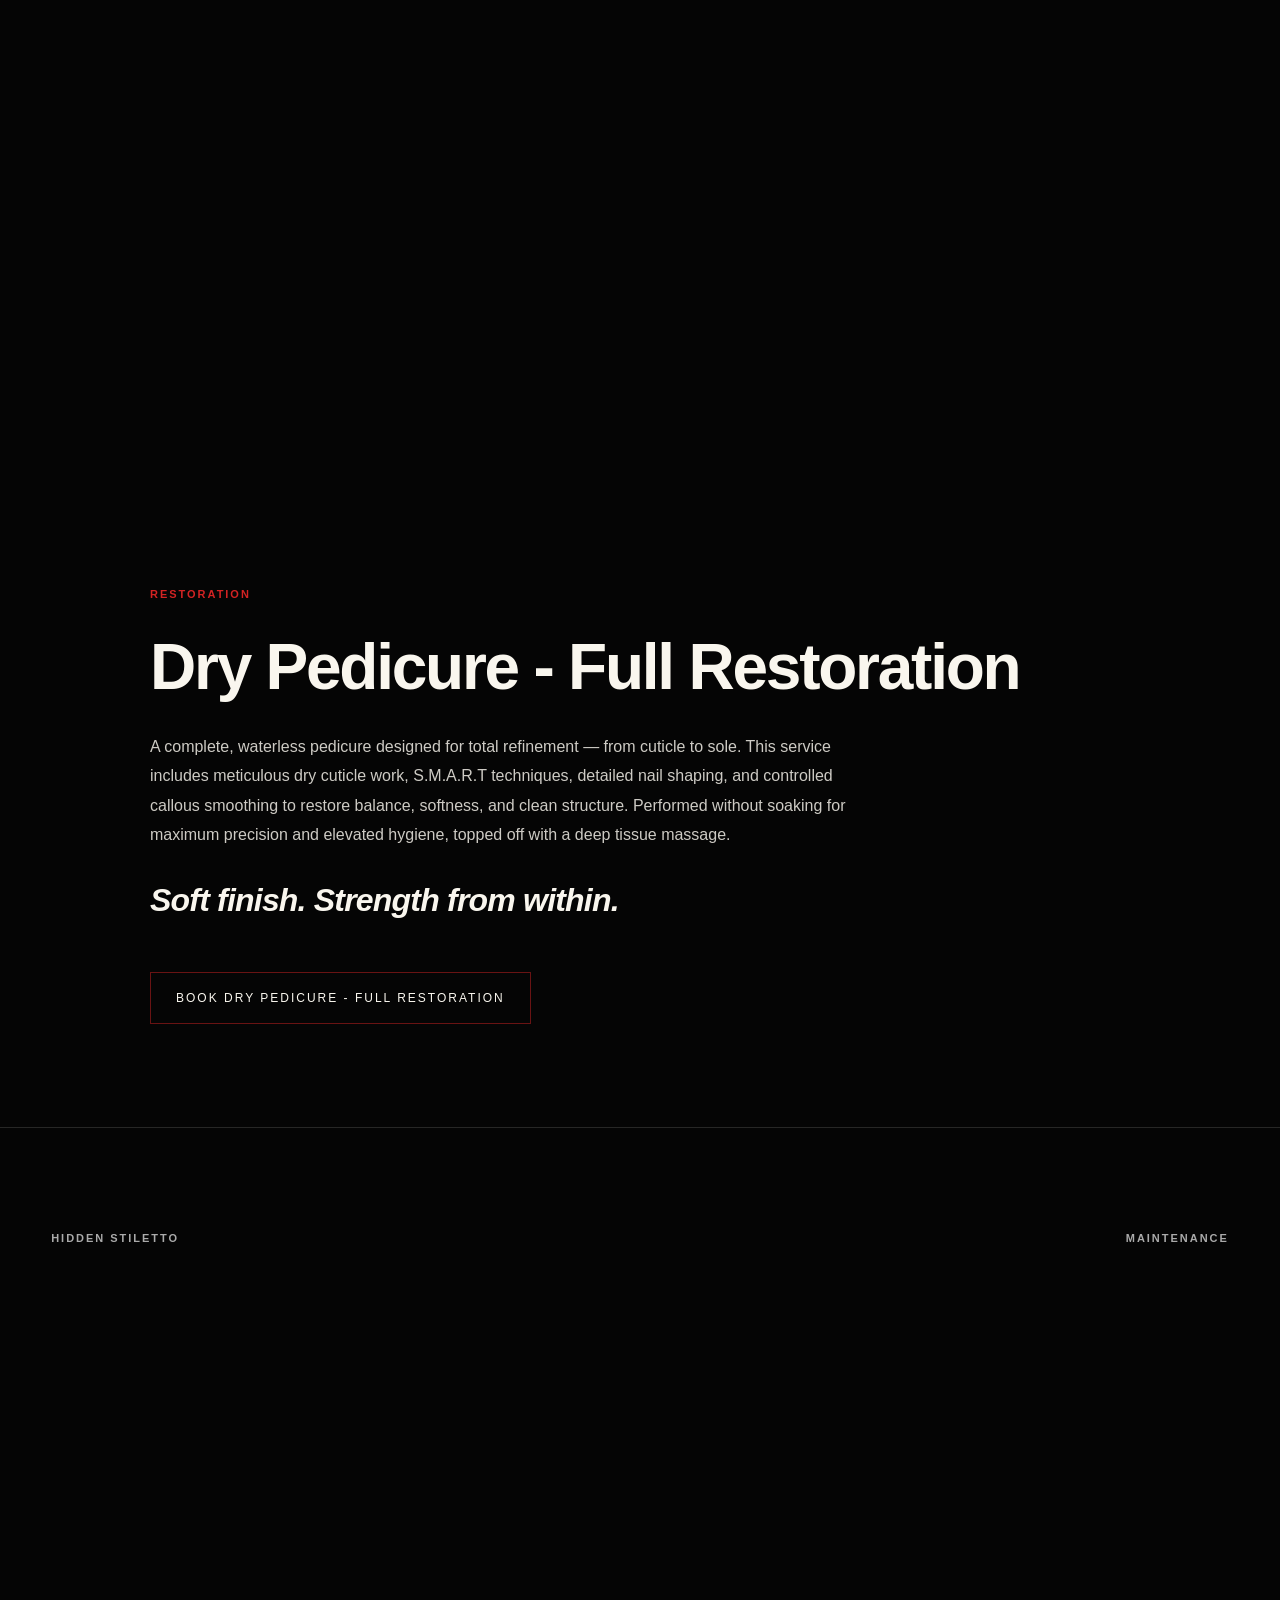
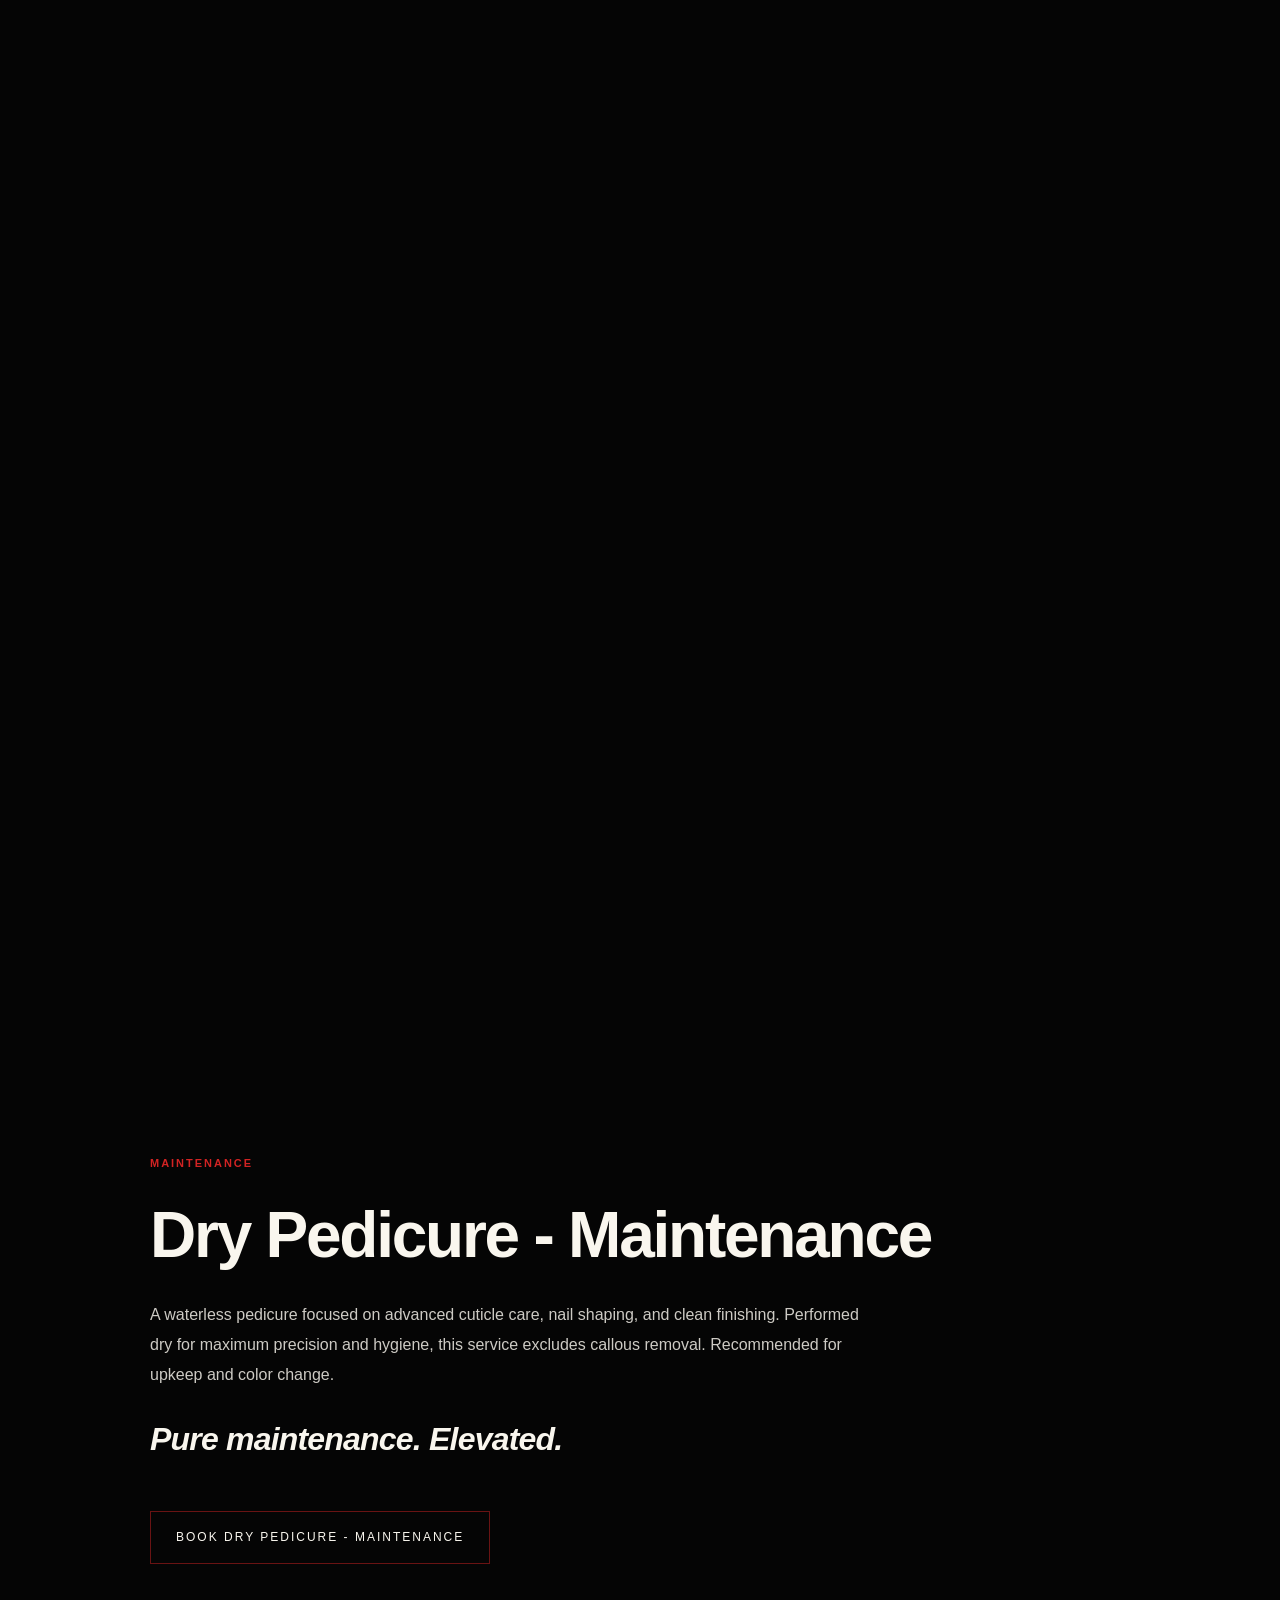
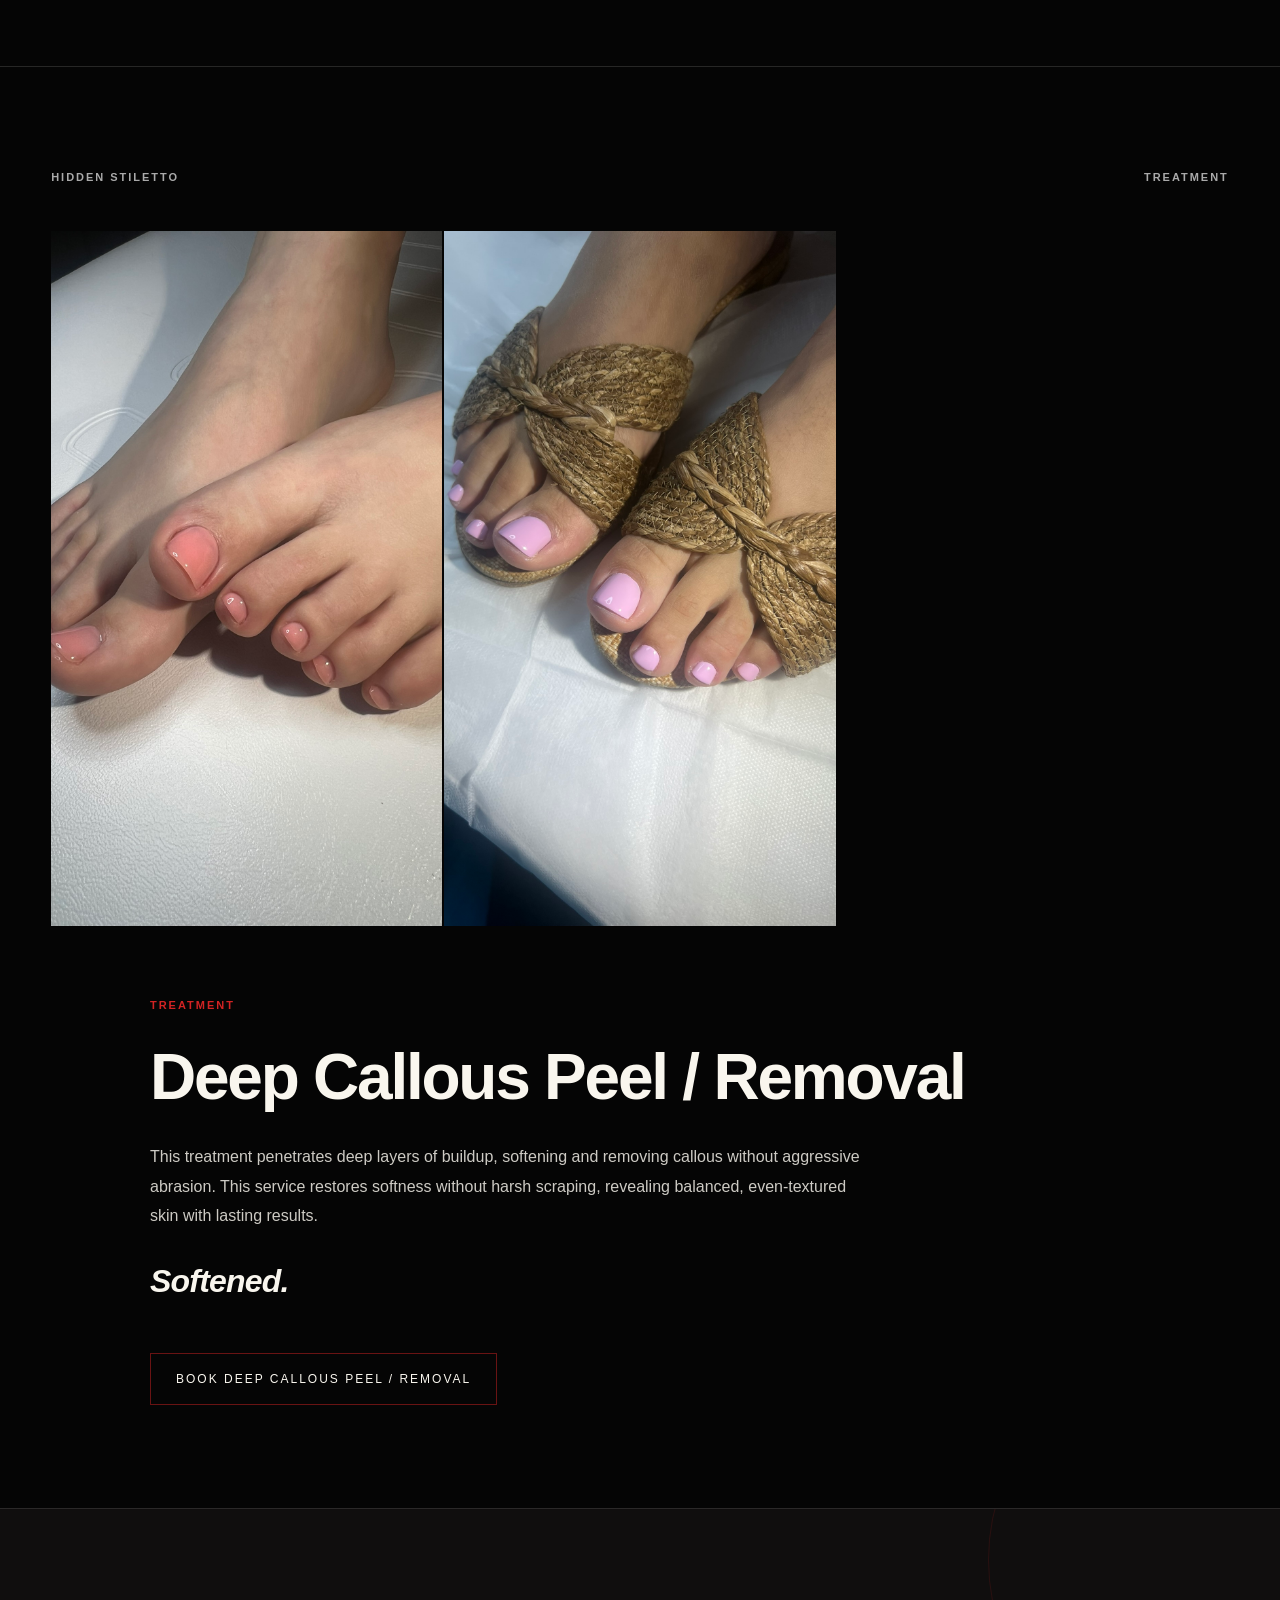
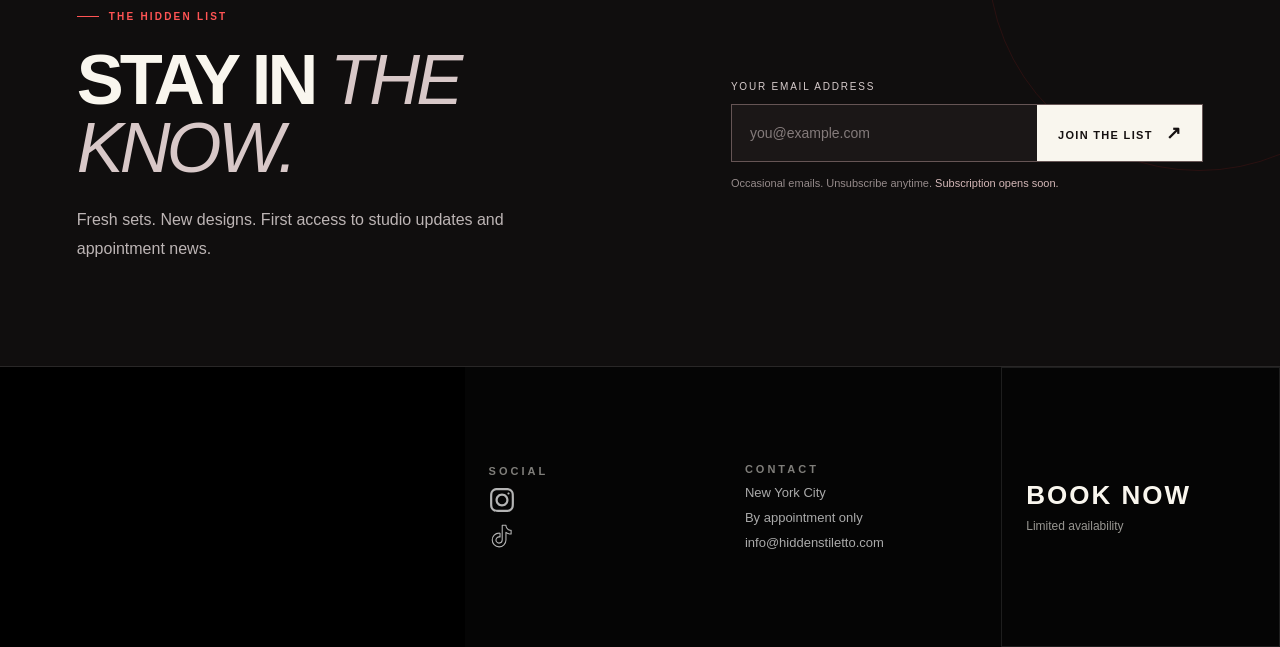
<file: pedicure.html>
<!DOCTYPE html>
<html lang="en">
<head><meta charset="UTF-8"><meta name="viewport" content="width=device-width,initial-scale=1"><meta name="theme-color" content="#050505"><title>Precision Pedicure &amp; Foot Care NYC | Hidden Stiletto</title><meta name="description" content="Explore dry pedicure and detailed foot-care services at Hidden Stiletto in New York City."><meta property="og:type" content="website"><meta property="og:site_name" content="Hidden Stiletto"><meta property="og:title" content="Precision Pedicure &amp; Foot Care NYC | Hidden Stiletto"><meta property="og:description" content="Explore dry pedicure and detailed foot-care services at Hidden Stiletto in New York City."><meta name="twitter:card" content="summary"><meta name="twitter:title" content="Precision Pedicure &amp; Foot Care NYC | Hidden Stiletto"><meta name="twitter:description" content="Explore dry pedicure and detailed foot-care services at Hidden Stiletto in New York City."><link rel="stylesheet" href="style/style.css?v=newsletter-preview-v1"><script defer src="js/script.js?v=m2-6-cleanup"></script></head>
<body>
<a class="skip-link" href="#main-content">Skip to main content</a>
<header class="header">
  <div class="logo">
    <a href="index.html">HIDDEN STILETTO</a>
  </div>

  <div class="header-right">
    <div class="availability">
      <span class="dot"></span>
      Limited Spots
    </div>

    <button class="book-btn" data-action="book">BOOK NOW</button>

    <button class="menu-btn" id="menuBtn" aria-expanded="false" aria-controls="menuOverlay" type="button" aria-label="Open services menu">WORK</button>
  </div>
</header>

<div class="menu-overlay" id="menuOverlay" role="dialog" aria-modal="true" aria-label="Services navigation" aria-hidden="true" inert>
  <button type="button" class="menu-close" id="menuClose" aria-label="Close menu">CLOSE ✕</button>

  <div class="menu-inner">
    <div class="menu-left">
      <h2>HIDDEN STILETTO</h2>
      <p>Nail Artist</p>
    </div>

    <nav class="menu-links" aria-label="Services">
      <a href="index.html">Home</a>
      <a href="structured-manicure.html">Structured Manicure</a>
      <a href="sculpted-extensions.html">Extensions</a>
      <a href="design.html">Design Levels</a>
      <a href="pedicure.html">Pedicure</a>
      <a href="mans-nails.html">Men's Services</a>
    </nav>
  </div>
</div>
<a class="mobile-booking" href="https://app.squareup.com/appointments/book/7h8i4gg9snnlwt/L5AKCJ5AXEKRV/start" target="_blank" rel="noopener noreferrer" aria-label="Book an appointment in a new tab"><span class="mobile-booking-label">BOOK AN APPOINTMENT<small>RESERVE YOUR SESSION</small></span><span class="mobile-booking-arrow" aria-hidden="true">↗</span></a>

<main class="editorial-page" id="main-content"><section class="page-hero editorial-hero"><span class="hero-kicker">HIDDEN STILETTO / THE SERVICES</span><h1>PEDICURE</h1><div class="hero-divider"></div><p>Restoration. Indulgence. Renewed.</p><span class="hero-scroll">SCROLL TO EXPLORE ↓</span></section><section class="service-section editorial-service" id="dry-pedicure-full-restoration"><div class="service-eyebrow"><span>HIDDEN STILETTO</span><span>RESTORATION</span></div><div class="service-gallery gallery-home-grid" aria-label="Service work gallery"><div class="gallery-tile"><div class="media"><video muted loop playsinline preload="none" data-viewport-video aria-hidden="true"><source src="content/pedicure/1.MOV"></video></div></div>
<div class="gallery-tile"><div class="media"><video muted loop playsinline preload="none" data-viewport-video aria-hidden="true"><source src="content/pedicure/2.MOV"></video></div></div>
<div class="gallery-tile"><div class="media"><video muted loop playsinline preload="none" data-viewport-video aria-hidden="true"><source src="content/pedicure/3.MOV"></video></div></div>
<div class="gallery-tile"><div class="media"><video muted loop playsinline preload="none" data-viewport-video aria-hidden="true"><source src="content/pedicure/4.MOV"></video></div></div>
<div class="gallery-tile"><div class="media"><video muted loop playsinline preload="none" data-viewport-video aria-hidden="true"><source src="content/pedicure/5.mov"></video></div></div></div><div class="service-info editorial-info"><p class="service-index">RESTORATION</p><h2>Dry Pedicure - Full Restoration</h2><p>A complete, waterless pedicure designed for total refinement — from cuticle to sole. This service includes meticulous dry cuticle work, S.M.A.R.T techniques, detailed nail shaping, and controlled callous smoothing to restore balance, softness, and clean structure. Performed without soaking for maximum precision and elevated hygiene, topped off with a deep tissue massage.</p><p class="service-signature">Soft finish. Strength from within.</p><button class="glow service-book" type="button" data-action="book" data-service="Dry Pedicure - Full Restoration">BOOK DRY PEDICURE - FULL RESTORATION</button></div></section><section class="service-section editorial-service" id="dry-pedicure-maintenance"><div class="service-eyebrow"><span>HIDDEN STILETTO</span><span>MAINTENANCE</span></div><div class="service-gallery gallery-home-grid" aria-label="Service work gallery"><div class="gallery-tile"><div class="media"><video muted loop playsinline preload="none" data-viewport-video aria-hidden="true"><source src="content/pedicure/7.MOV"></video></div></div>
<div class="gallery-tile"><div class="media"><video muted loop playsinline preload="none" data-viewport-video aria-hidden="true"><source src="content/pedicure/8.MOV"></video></div></div>
<div class="gallery-tile"><div class="media"><video muted loop playsinline preload="none" data-viewport-video aria-hidden="true"><source src="content/pedicure/9.MOV"></video></div></div>
<div class="gallery-tile"><div class="media"><video muted loop playsinline preload="none" data-viewport-video aria-hidden="true"><source src="content/pedicure/10.MOV"></video></div></div>
<div class="gallery-tile"><div class="media"><video muted loop playsinline preload="none" data-viewport-video aria-hidden="true"><source src="content/pedicure/11.mp4" type="video/mp4"></video></div></div></div><div class="service-info editorial-info"><p class="service-index">MAINTENANCE</p><h2>Dry Pedicure - Maintenance</h2><p>A waterless pedicure focused on advanced cuticle care, nail shaping, and clean finishing. Performed dry for maximum precision and hygiene, this service excludes callous removal. Recommended for upkeep and color change.</p><p class="service-signature">Pure maintenance. Elevated.</p><button class="glow service-book" type="button" data-action="book" data-service="Dry Pedicure - Maintenance">BOOK DRY PEDICURE - MAINTENANCE</button></div></section><section class="service-section editorial-service" id="deep-callous-peel-removal"><div class="service-eyebrow"><span>HIDDEN STILETTO</span><span>TREATMENT</span></div><div class="service-gallery gallery-home-grid" aria-label="Service work gallery"><div class="gallery-tile"><div class="media"><img loading="lazy" src="content/pedicure/0.JPEG" alt="Pedicure nail-care detail by Hidden Stiletto"></div></div>
<div class="gallery-tile"><div class="media"><img loading="lazy" src="content/pedicure/6.JPEG" alt="Pedicure nail-care detail by Hidden Stiletto"></div></div>
<div class="gallery-tile"><div class="media"><video muted loop playsinline preload="none" data-viewport-video aria-hidden="true"><source src="content/pedicure/4.MOV"></video></div></div></div><div class="service-info editorial-info"><p class="service-index">TREATMENT</p><h2>Deep Callous Peel / Removal</h2><p>This treatment penetrates deep layers of buildup, softening and removing callous without aggressive abrasion. This service restores softness without harsh scraping, revealing balanced, even-textured skin with lasting results.</p><p class="service-signature">Softened.</p><button class="glow service-book" type="button" data-action="book" data-service="Deep Callous Peel / Removal">BOOK DEEP CALLOUS PEEL / REMOVAL</button></div></section></main>
<section class="newsletter-section" aria-labelledby="newsletter-heading">
  <div class="newsletter-inner">
    <div class="newsletter-copy">
      <p class="newsletter-eyebrow"><span class="newsletter-mark" aria-hidden="true"></span> THE HIDDEN LIST</p>
      <h2 id="newsletter-heading">STAY IN <em>THE KNOW.</em></h2>
      <p>Fresh sets. New designs. First access to studio updates and appointment news.</p>
    </div>
    <div class="newsletter-signup">
      <div class="newsletter-form-preview" aria-label="Newsletter subscription form preview">
        <label for="newsletter-email">YOUR EMAIL ADDRESS</label>
        <div class="newsletter-input-row">
          <input id="newsletter-email" type="email" name="email" autocomplete="email" placeholder="you@example.com" disabled aria-describedby="newsletter-status">
          <button type="button" disabled aria-describedby="newsletter-status">JOIN THE LIST <span aria-hidden="true">↗</span></button>
        </div>
      </div>
      <p class="newsletter-fineprint" id="newsletter-status">Occasional emails. Unsubscribe anytime. <span>Subscription opens soon.</span></p>
    </div>
  </div>
</section>
<footer class="footer span-3">

  <div class="footer-grid">

    <!-- MAP -->
    <div class="footer-map">
      <div id="map"></div>
    </div>

    <!-- SOCIAL -->
    <div class="footer-col">
      <h3>SOCIAL</h3>

      <a href="https://www.instagram.com/hidden.stiletto/" target="_blank" rel="noopener noreferrer">
        <img src="content/instagram.svg" alt="Instagram" class="social-icon">
      </a>

      <a href="https://www.tiktok.com/hiddenstiletto" target="_blank" rel="noopener noreferrer">
        <img src="content/tiktok.svg" alt="TikTok" class="social-icon">
      </a>
    </div>

    <!-- CONTACT -->
    <div class="footer-col">
      <h3>CONTACT</h3>
      <p>New York City</p>
      <p>By appointment only</p>
      <p>info@hiddenstiletto.com</p>
    </div>

    <!-- CTA -->
    <a class="footer-cta" href="https://app.squareup.com/appointments/book/7h8i4gg9snnlwt/L5AKCJ5AXEKRV/start" target="_blank" rel="noopener noreferrer" aria-label="Book an appointment in a new tab">
      <h2>BOOK NOW</h2>
      <p>Limited availability</p>
    </a>

  </div>

</footer>





</body></html>
</file>
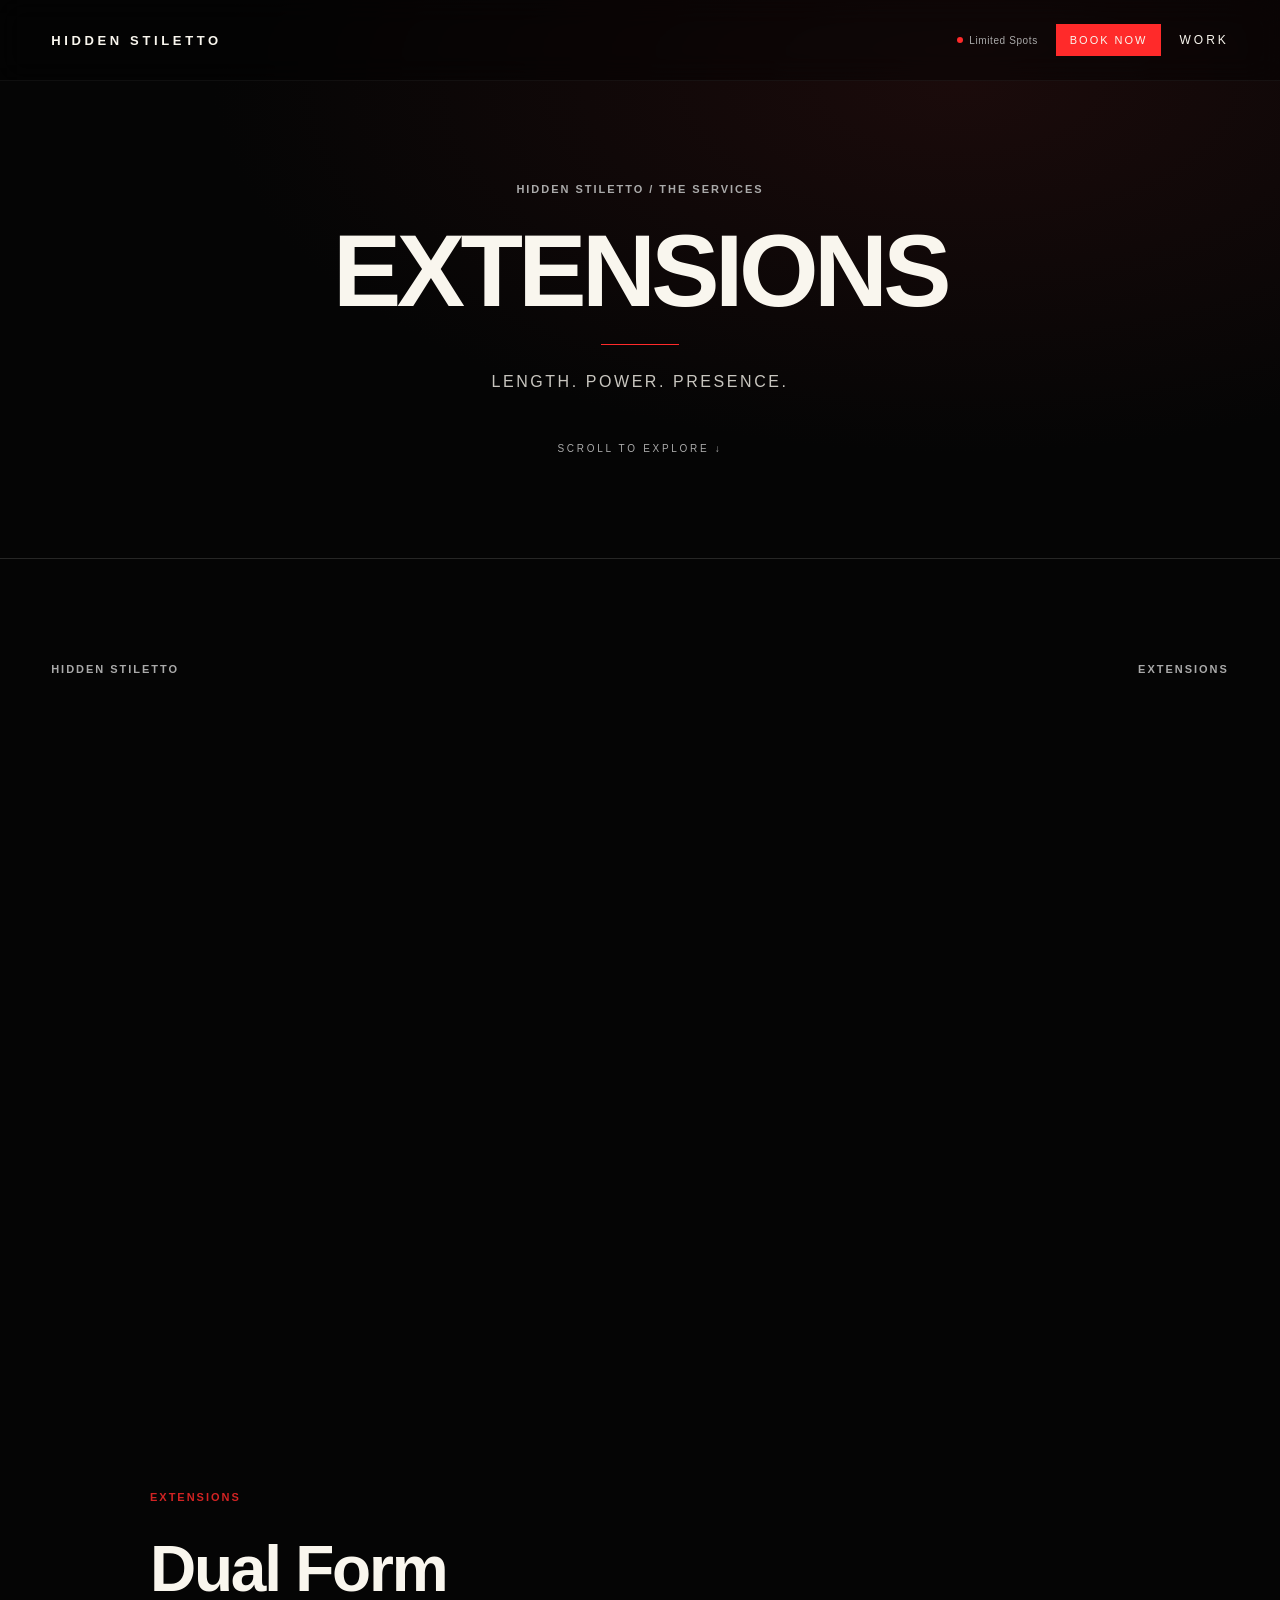
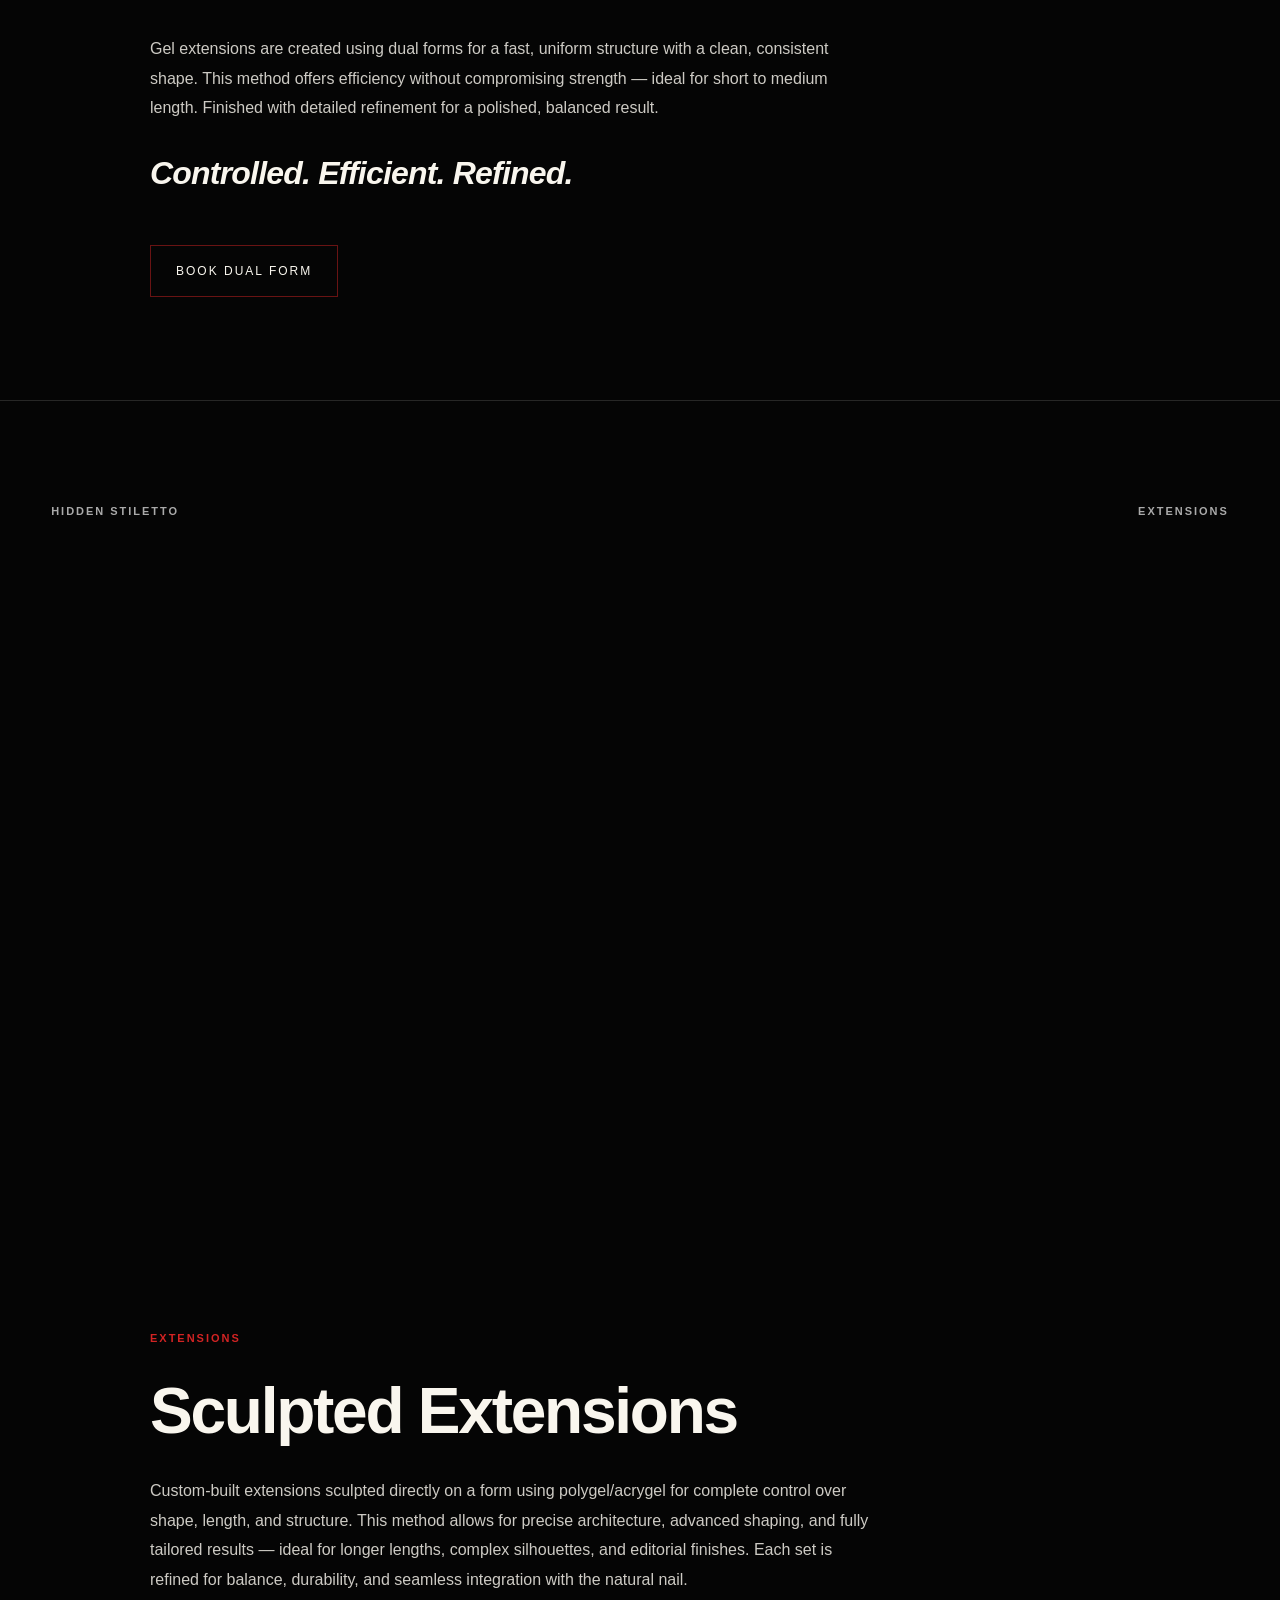
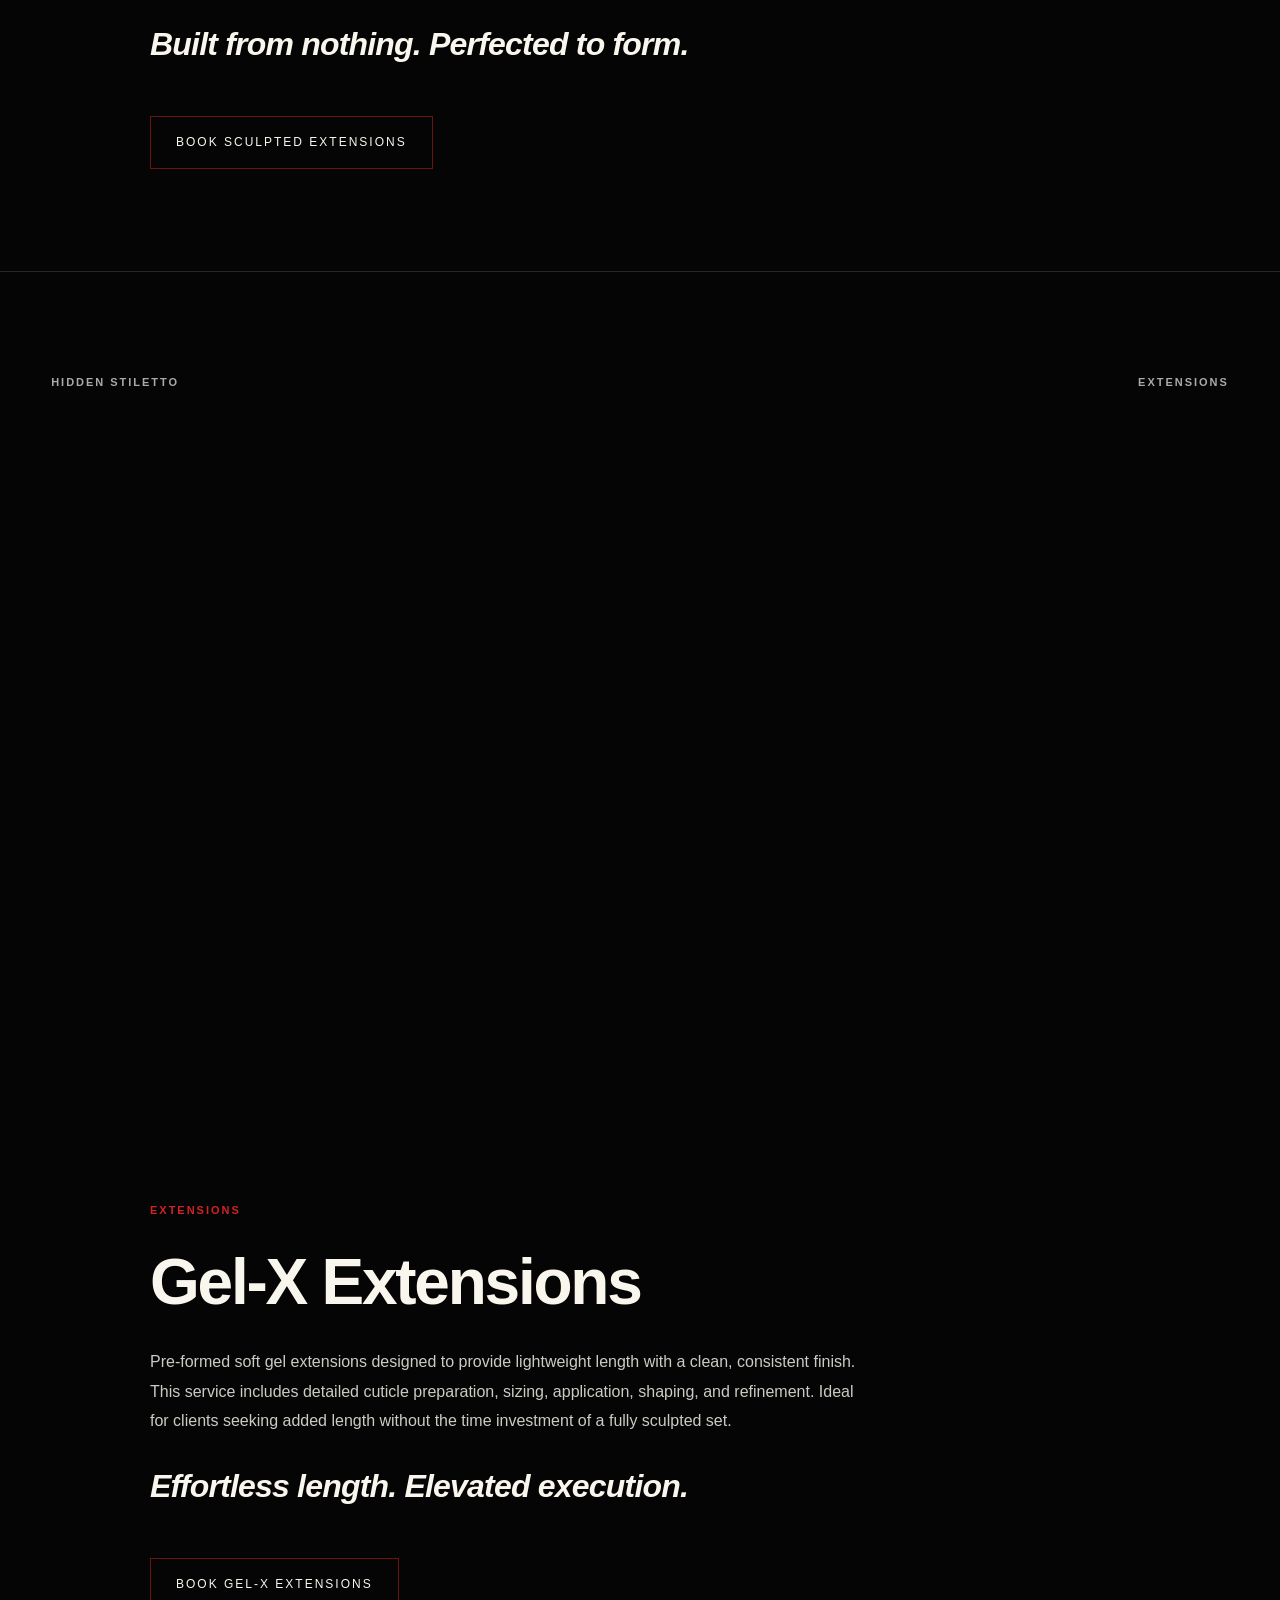
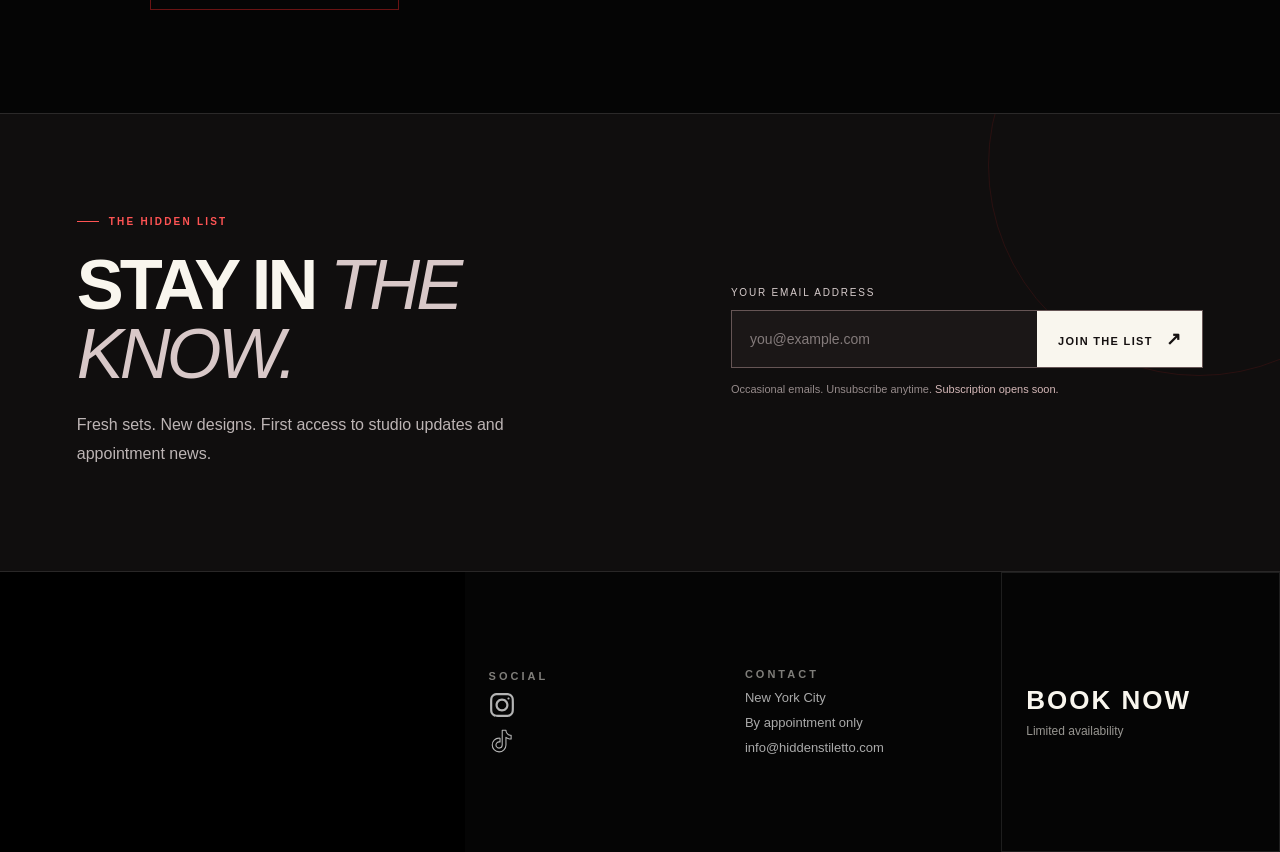
<file: sculpted-extensions.html>
<!DOCTYPE html>
<html lang="en">
<head><meta charset="UTF-8"><meta name="viewport" content="width=device-width,initial-scale=1"><meta name="theme-color" content="#050505"><title>Sculpted Nail Extensions NYC | Hidden Stiletto</title><meta name="description" content="Explore sculpted nail extensions with considered length, shape and detail at Hidden Stiletto in New York City."><meta property="og:type" content="website"><meta property="og:site_name" content="Hidden Stiletto"><meta property="og:title" content="Sculpted Nail Extensions NYC | Hidden Stiletto"><meta property="og:description" content="Explore sculpted nail extensions with considered length, shape and detail at Hidden Stiletto in New York City."><meta name="twitter:card" content="summary"><meta name="twitter:title" content="Sculpted Nail Extensions NYC | Hidden Stiletto"><meta name="twitter:description" content="Explore sculpted nail extensions with considered length, shape and detail at Hidden Stiletto in New York City."><link rel="stylesheet" href="style/style.css?v=newsletter-preview-v1"><script defer src="js/script.js?v=m2-6-cleanup"></script></head>
<body>
<a class="skip-link" href="#main-content">Skip to main content</a>
<header class="header">
  <div class="logo">
    <a href="index.html">HIDDEN STILETTO</a>
  </div>

  <div class="header-right">
    <div class="availability">
      <span class="dot"></span>
      Limited Spots
    </div>

    <button class="book-btn" data-action="book">BOOK NOW</button>

    <button class="menu-btn" id="menuBtn" aria-expanded="false" aria-controls="menuOverlay" type="button" aria-label="Open services menu">WORK</button>
  </div>
</header>

<div class="menu-overlay" id="menuOverlay" role="dialog" aria-modal="true" aria-label="Services navigation" aria-hidden="true" inert>
  <button type="button" class="menu-close" id="menuClose" aria-label="Close menu">CLOSE ✕</button>

  <div class="menu-inner">
    <div class="menu-left">
      <h2>HIDDEN STILETTO</h2>
      <p>Nail Artist</p>
    </div>

    <nav class="menu-links" aria-label="Services">
      <a href="index.html">Home</a>
      <a href="structured-manicure.html">Structured Manicure</a>
      <a href="sculpted-extensions.html">Extensions</a>
      <a href="design.html">Design Levels</a>
      <a href="pedicure.html">Pedicure</a>
      <a href="mans-nails.html">Men's Services</a>
    </nav>
  </div>
</div>
<a class="mobile-booking" href="https://app.squareup.com/appointments/book/7h8i4gg9snnlwt/L5AKCJ5AXEKRV/start" target="_blank" rel="noopener noreferrer" aria-label="Book an appointment in a new tab"><span class="mobile-booking-label">BOOK AN APPOINTMENT<small>RESERVE YOUR SESSION</small></span><span class="mobile-booking-arrow" aria-hidden="true">↗</span></a>

<main class="editorial-page" id="main-content"><section class="page-hero editorial-hero"><span class="hero-kicker">HIDDEN STILETTO / THE SERVICES</span><h1>EXTENSIONS</h1><div class="hero-divider"></div><p>Length. Power. Presence.</p><span class="hero-scroll">SCROLL TO EXPLORE ↓</span></section><section class="service-section editorial-service" id="dual-form"><div class="service-eyebrow"><span>HIDDEN STILETTO</span><span>EXTENSIONS</span></div><div class="service-gallery gallery-home-grid" aria-label="Service work gallery"><div class="gallery-tile"><div class="media"><video muted loop playsinline preload="none" data-viewport-video aria-hidden="true"><source src="content/03_Extensions.mov"></video></div></div>
<div class="gallery-tile"><div class="media"><video muted loop playsinline preload="none" data-viewport-video aria-hidden="true"><source src="content/1_1.mp4" type="video/mp4"></video></div></div>
<div class="gallery-tile"><div class="media"><video muted loop playsinline preload="none" data-viewport-video aria-hidden="true"><source src="content/3_3.mp4" type="video/mp4"></video></div></div></div><div class="service-info editorial-info"><p class="service-index">EXTENSIONS</p><h2>Dual Form</h2><p>Gel extensions are created using dual forms for a fast, uniform structure with a clean, consistent shape. This method offers efficiency without compromising strength — ideal for short to medium length. Finished with detailed refinement for a polished, balanced result.</p><p class="service-signature">Controlled. Efficient. Refined.</p><button class="glow service-book" type="button" data-action="book" data-service="Dual Form">BOOK DUAL FORM</button></div></section><section class="service-section editorial-service" id="sculpted-extensions"><div class="service-eyebrow"><span>HIDDEN STILETTO</span><span>EXTENSIONS</span></div><div class="service-gallery gallery-home-grid" aria-label="Service work gallery"><div class="gallery-tile"><div class="media"><video muted loop playsinline preload="none" data-viewport-video aria-hidden="true"><source src="content/03_Extensions.mov"></video></div></div>
<div class="gallery-tile"><div class="media"><video muted loop playsinline preload="none" data-viewport-video aria-hidden="true"><source src="content/3.mp4" type="video/mp4"></video></div></div>
<div class="gallery-tile"><div class="media"><video muted loop playsinline preload="none" data-viewport-video aria-hidden="true"><source src="content/03.37.46.mp4" type="video/mp4"></video></div></div></div><div class="service-info editorial-info"><p class="service-index">EXTENSIONS</p><h2>Sculpted Extensions</h2><p>Custom-built extensions sculpted directly on a form using polygel/acrygel for complete control over shape, length, and structure. This method allows for precise architecture, advanced shaping, and fully tailored results — ideal for longer lengths, complex silhouettes, and editorial finishes. Each set is refined for balance, durability, and seamless integration with the natural nail.</p><p class="service-signature">Built from nothing. Perfected to form.</p><button class="glow service-book" type="button" data-action="book" data-service="Sculpted Extensions">BOOK SCULPTED EXTENSIONS</button></div></section><section class="service-section editorial-service" id="gel-x-extensions"><div class="service-eyebrow"><span>HIDDEN STILETTO</span><span>EXTENSIONS</span></div><div class="service-gallery gallery-home-grid" aria-label="Service work gallery"><div class="gallery-tile"><div class="media"><video muted loop playsinline preload="none" data-viewport-video aria-hidden="true"><source src="content/2_1.mp4" type="video/mp4"></video></div></div>
<div class="gallery-tile"><div class="media"><video muted loop playsinline preload="none" data-viewport-video aria-hidden="true"><source src="content/03_Extensions.mov"></video></div></div>
<div class="gallery-tile"><div class="media"><video muted loop playsinline preload="none" data-viewport-video aria-hidden="true"><source src="content/1_1.mp4" type="video/mp4"></video></div></div></div><div class="service-info editorial-info"><p class="service-index">EXTENSIONS</p><h2>Gel-X Extensions</h2><p>Pre-formed soft gel extensions designed to provide lightweight length with a clean, consistent finish. This service includes detailed cuticle preparation, sizing, application, shaping, and refinement. Ideal for clients seeking added length without the time investment of a fully sculpted set.</p><p class="service-signature">Effortless length. Elevated execution.</p><button class="glow service-book" type="button" data-action="book" data-service="Gel-X Extensions">BOOK GEL-X EXTENSIONS</button></div></section></main>
<section class="newsletter-section" aria-labelledby="newsletter-heading">
  <div class="newsletter-inner">
    <div class="newsletter-copy">
      <p class="newsletter-eyebrow"><span class="newsletter-mark" aria-hidden="true"></span> THE HIDDEN LIST</p>
      <h2 id="newsletter-heading">STAY IN <em>THE KNOW.</em></h2>
      <p>Fresh sets. New designs. First access to studio updates and appointment news.</p>
    </div>
    <div class="newsletter-signup">
      <div class="newsletter-form-preview" aria-label="Newsletter subscription form preview">
        <label for="newsletter-email">YOUR EMAIL ADDRESS</label>
        <div class="newsletter-input-row">
          <input id="newsletter-email" type="email" name="email" autocomplete="email" placeholder="you@example.com" disabled aria-describedby="newsletter-status">
          <button type="button" disabled aria-describedby="newsletter-status">JOIN THE LIST <span aria-hidden="true">↗</span></button>
        </div>
      </div>
      <p class="newsletter-fineprint" id="newsletter-status">Occasional emails. Unsubscribe anytime. <span>Subscription opens soon.</span></p>
    </div>
  </div>
</section>
<footer class="footer span-3">

  <div class="footer-grid">

    <!-- MAP -->
    <div class="footer-map">
      <div id="map"></div>
    </div>

    <!-- SOCIAL -->
    <div class="footer-col">
      <h3>SOCIAL</h3>

      <a href="https://www.instagram.com/hidden.stiletto/" target="_blank" rel="noopener noreferrer">
        <img src="content/instagram.svg" alt="Instagram" class="social-icon">
      </a>

      <a href="https://www.tiktok.com/hiddenstiletto" target="_blank" rel="noopener noreferrer">
        <img src="content/tiktok.svg" alt="TikTok" class="social-icon">
      </a>
    </div>

    <!-- CONTACT -->
    <div class="footer-col">
      <h3>CONTACT</h3>
      <p>New York City</p>
      <p>By appointment only</p>
      <p>info@hiddenstiletto.com</p>
    </div>

    <!-- CTA -->
    <a class="footer-cta" href="https://app.squareup.com/appointments/book/7h8i4gg9snnlwt/L5AKCJ5AXEKRV/start" target="_blank" rel="noopener noreferrer" aria-label="Book an appointment in a new tab">
      <h2>BOOK NOW</h2>
      <p>Limited availability</p>
    </a>

  </div>

</footer>





</body></html>
</file>
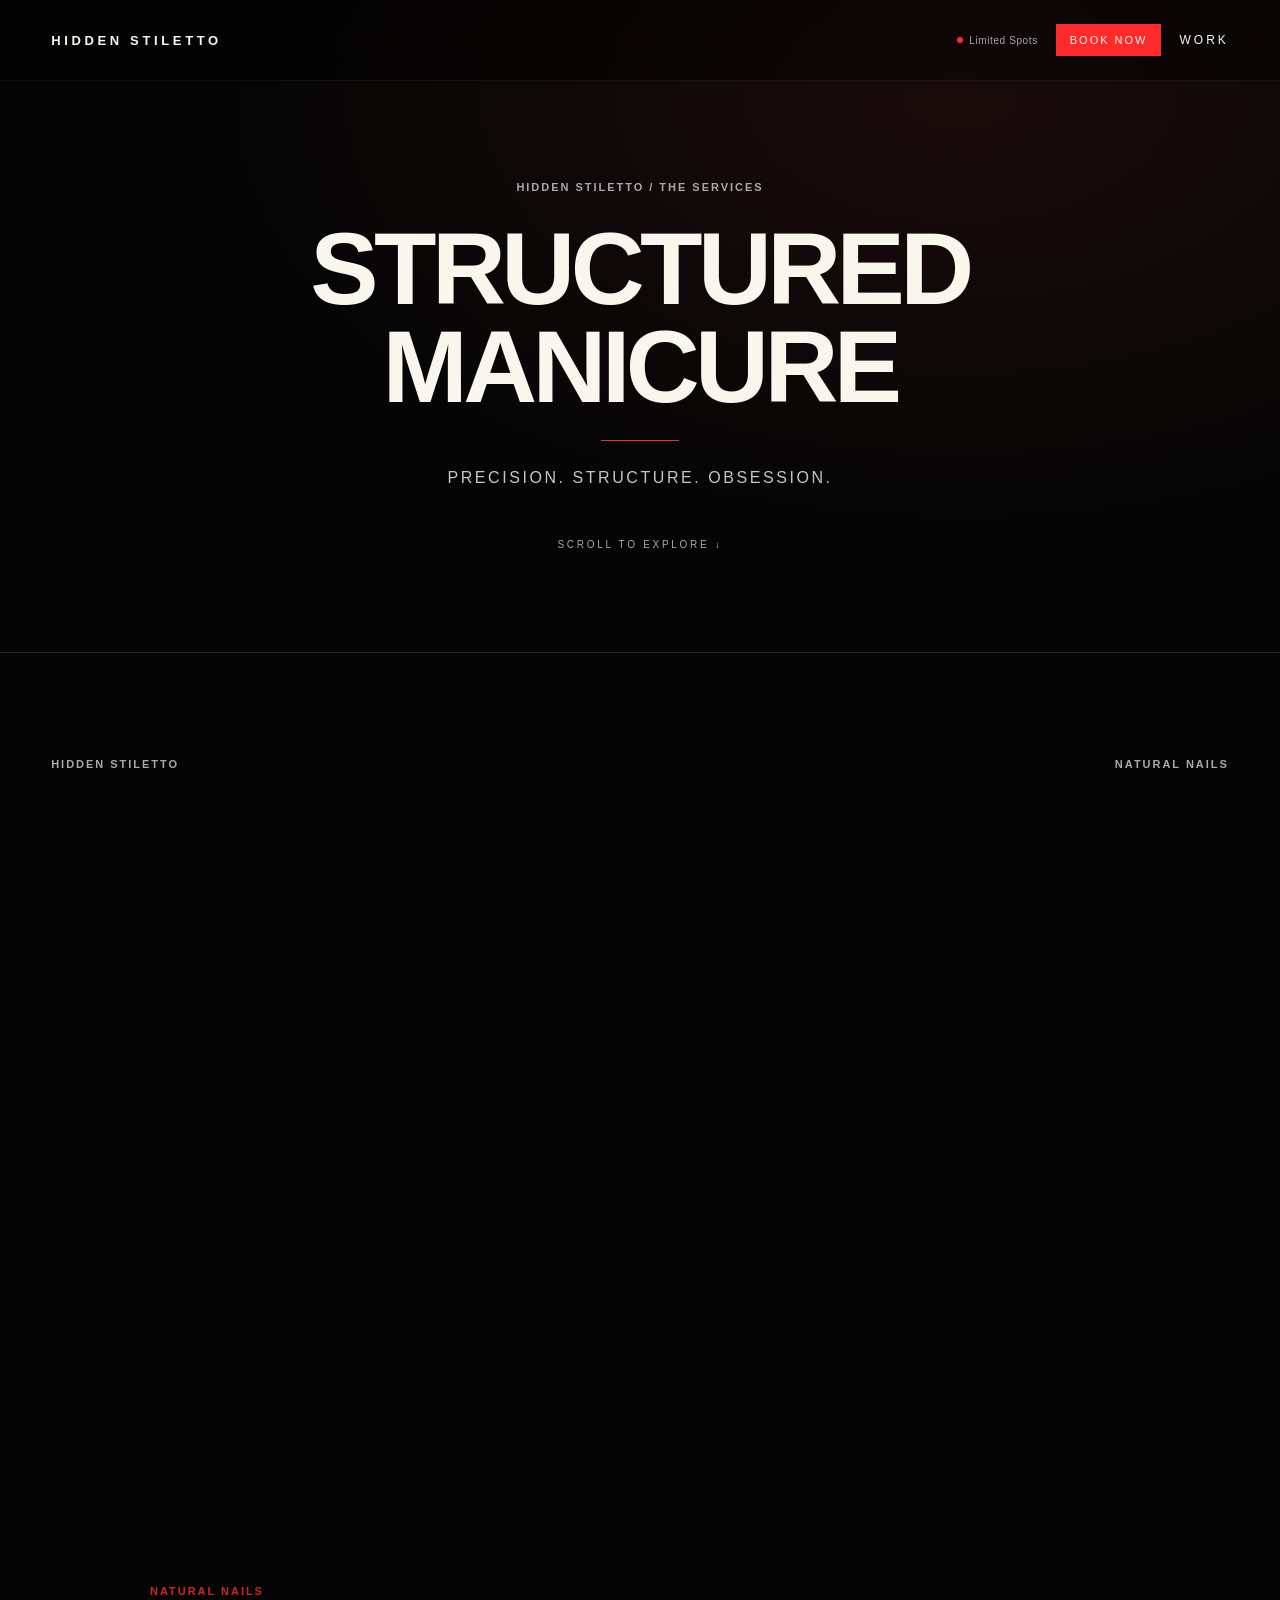
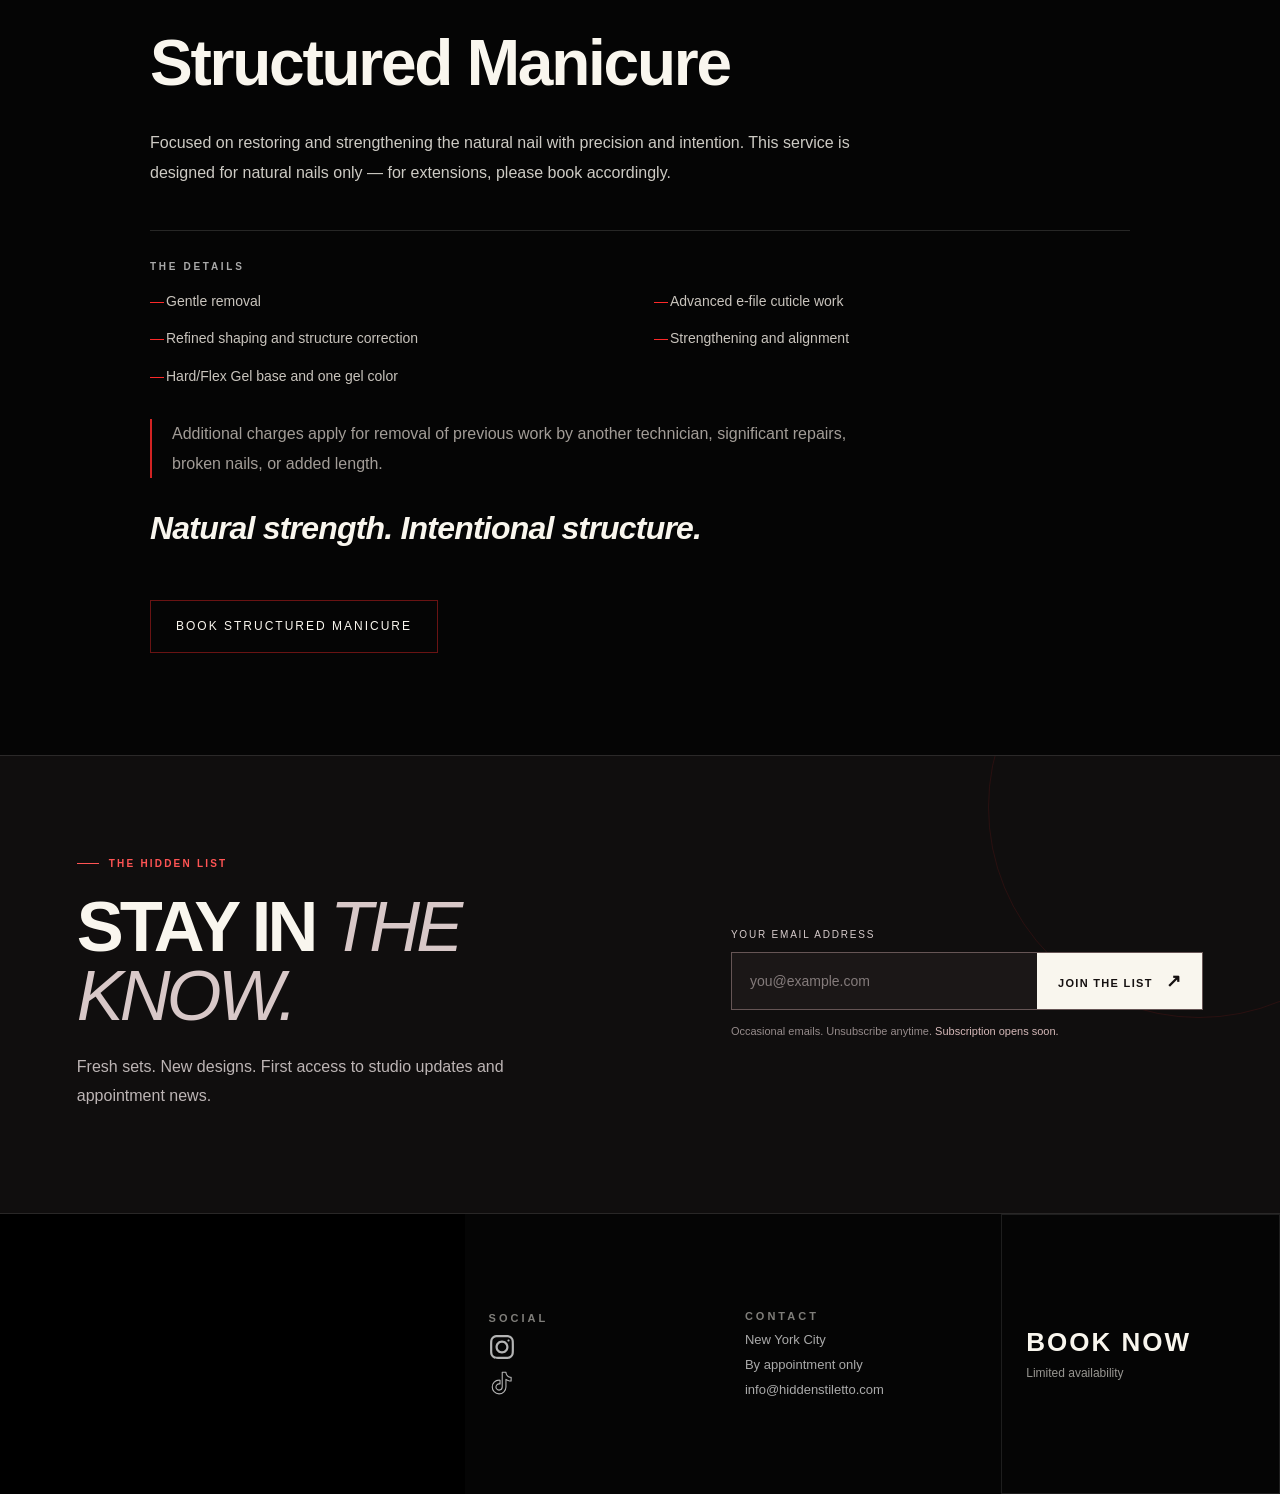
<file: structured-manicure.html>
<!DOCTYPE html>
<html lang="en">
<head><meta charset="UTF-8"><meta name="viewport" content="width=device-width,initial-scale=1"><meta name="theme-color" content="#050505"><title>Structured Manicure &amp; Dry Nail Care NYC | Hidden Stiletto</title><meta name="description" content="Discover precision dry manicures, natural nail refinement and structured nail care at Hidden Stiletto in New York City."><meta property="og:type" content="website"><meta property="og:site_name" content="Hidden Stiletto"><meta property="og:title" content="Structured Manicure &amp; Dry Nail Care NYC | Hidden Stiletto"><meta property="og:description" content="Discover precision dry manicures, natural nail refinement and structured nail care at Hidden Stiletto in New York City."><meta name="twitter:card" content="summary"><meta name="twitter:title" content="Structured Manicure &amp; Dry Nail Care NYC | Hidden Stiletto"><meta name="twitter:description" content="Discover precision dry manicures, natural nail refinement and structured nail care at Hidden Stiletto in New York City."><link rel="stylesheet" href="style/style.css?v=newsletter-preview-v1"><script defer src="js/script.js?v=m2-6-cleanup"></script></head>
<body>
<a class="skip-link" href="#main-content">Skip to main content</a>
<header class="header">
  <div class="logo">
    <a href="index.html">HIDDEN STILETTO</a>
  </div>

  <div class="header-right">
    <div class="availability">
      <span class="dot"></span>
      Limited Spots
    </div>

    <button class="book-btn" data-action="book">BOOK NOW</button>

    <button class="menu-btn" id="menuBtn" aria-expanded="false" aria-controls="menuOverlay" type="button" aria-label="Open services menu">WORK</button>
  </div>
</header>

<div class="menu-overlay" id="menuOverlay" role="dialog" aria-modal="true" aria-label="Services navigation" aria-hidden="true" inert>
  <button type="button" class="menu-close" id="menuClose" aria-label="Close menu">CLOSE ✕</button>

  <div class="menu-inner">
    <div class="menu-left">
      <h2>HIDDEN STILETTO</h2>
      <p>Nail Artist</p>
    </div>

    <nav class="menu-links" aria-label="Services">
      <a href="index.html">Home</a>
      <a href="structured-manicure.html">Structured Manicure</a>
      <a href="sculpted-extensions.html">Extensions</a>
      <a href="design.html">Design Levels</a>
      <a href="pedicure.html">Pedicure</a>
      <a href="mans-nails.html">Men's Services</a>
    </nav>
  </div>
</div>
<a class="mobile-booking" href="https://app.squareup.com/appointments/book/7h8i4gg9snnlwt/L5AKCJ5AXEKRV/start" target="_blank" rel="noopener noreferrer" aria-label="Book an appointment in a new tab"><span class="mobile-booking-label">BOOK AN APPOINTMENT<small>RESERVE YOUR SESSION</small></span><span class="mobile-booking-arrow" aria-hidden="true">↗</span></a>

<main class="editorial-page" id="main-content"><section class="page-hero editorial-hero"><span class="hero-kicker">HIDDEN STILETTO / THE SERVICES</span><h1>STRUCTURED MANICURE</h1><div class="hero-divider"></div><p>Precision. Structure. Obsession.</p><span class="hero-scroll">SCROLL TO EXPLORE ↓</span></section><section class="service-section editorial-service" id="structured-manicure"><div class="service-eyebrow"><span>HIDDEN STILETTO</span><span>NATURAL NAILS</span></div><div class="service-gallery gallery-home-grid" aria-label="Service work gallery"><div class="gallery-tile"><div class="media"><video muted loop playsinline preload="none" data-viewport-video aria-hidden="true"><source src="content/1.mp4" type="video/mp4"></video></div></div>
<div class="gallery-tile"><div class="media"><video muted loop playsinline preload="none" data-viewport-video aria-hidden="true"><source src="content/2.mp4" type="video/mp4"></video></div></div>
<div class="gallery-tile"><div class="media"><video muted loop playsinline preload="none" data-viewport-video aria-hidden="true"><source src="content/3.mp4" type="video/mp4"></video></div></div></div><div class="service-info editorial-info"><p class="service-index">NATURAL NAILS</p><h2>Structured Manicure</h2><p>Focused on restoring and strengthening the natural nail with precision and intention. This service is designed for natural nails only — for extensions, please book accordingly.</p><div class="service-inclusions"><h3>THE DETAILS</h3><ul><li>Gentle removal</li><li>Advanced e-file cuticle work</li><li>Refined shaping and structure correction</li><li>Strengthening and alignment</li><li>Hard/Flex Gel base and one gel color</li></ul></div><p class="service-note">Additional charges apply for removal of previous work by another technician, significant repairs, broken nails, or added length.</p><p class="service-signature">Natural strength. Intentional structure.</p><button class="glow service-book" type="button" data-action="book" data-service="Structured Manicure">BOOK STRUCTURED MANICURE</button></div></section></main>
<section class="newsletter-section" aria-labelledby="newsletter-heading">
  <div class="newsletter-inner">
    <div class="newsletter-copy">
      <p class="newsletter-eyebrow"><span class="newsletter-mark" aria-hidden="true"></span> THE HIDDEN LIST</p>
      <h2 id="newsletter-heading">STAY IN <em>THE KNOW.</em></h2>
      <p>Fresh sets. New designs. First access to studio updates and appointment news.</p>
    </div>
    <div class="newsletter-signup">
      <div class="newsletter-form-preview" aria-label="Newsletter subscription form preview">
        <label for="newsletter-email">YOUR EMAIL ADDRESS</label>
        <div class="newsletter-input-row">
          <input id="newsletter-email" type="email" name="email" autocomplete="email" placeholder="you@example.com" disabled aria-describedby="newsletter-status">
          <button type="button" disabled aria-describedby="newsletter-status">JOIN THE LIST <span aria-hidden="true">↗</span></button>
        </div>
      </div>
      <p class="newsletter-fineprint" id="newsletter-status">Occasional emails. Unsubscribe anytime. <span>Subscription opens soon.</span></p>
    </div>
  </div>
</section>
<footer class="footer span-3">

  <div class="footer-grid">

    <!-- MAP -->
    <div class="footer-map">
      <div id="map"></div>
    </div>

    <!-- SOCIAL -->
    <div class="footer-col">
      <h3>SOCIAL</h3>

      <a href="https://www.instagram.com/hidden.stiletto/" target="_blank" rel="noopener noreferrer">
        <img src="content/instagram.svg" alt="Instagram" class="social-icon">
      </a>

      <a href="https://www.tiktok.com/hiddenstiletto" target="_blank" rel="noopener noreferrer">
        <img src="content/tiktok.svg" alt="TikTok" class="social-icon">
      </a>
    </div>

    <!-- CONTACT -->
    <div class="footer-col">
      <h3>CONTACT</h3>
      <p>New York City</p>
      <p>By appointment only</p>
      <p>info@hiddenstiletto.com</p>
    </div>

    <!-- CTA -->
    <a class="footer-cta" href="https://app.squareup.com/appointments/book/7h8i4gg9snnlwt/L5AKCJ5AXEKRV/start" target="_blank" rel="noopener noreferrer" aria-label="Book an appointment in a new tab">
      <h2>BOOK NOW</h2>
      <p>Limited availability</p>
    </a>

  </div>

</footer>





</body></html>
</file>
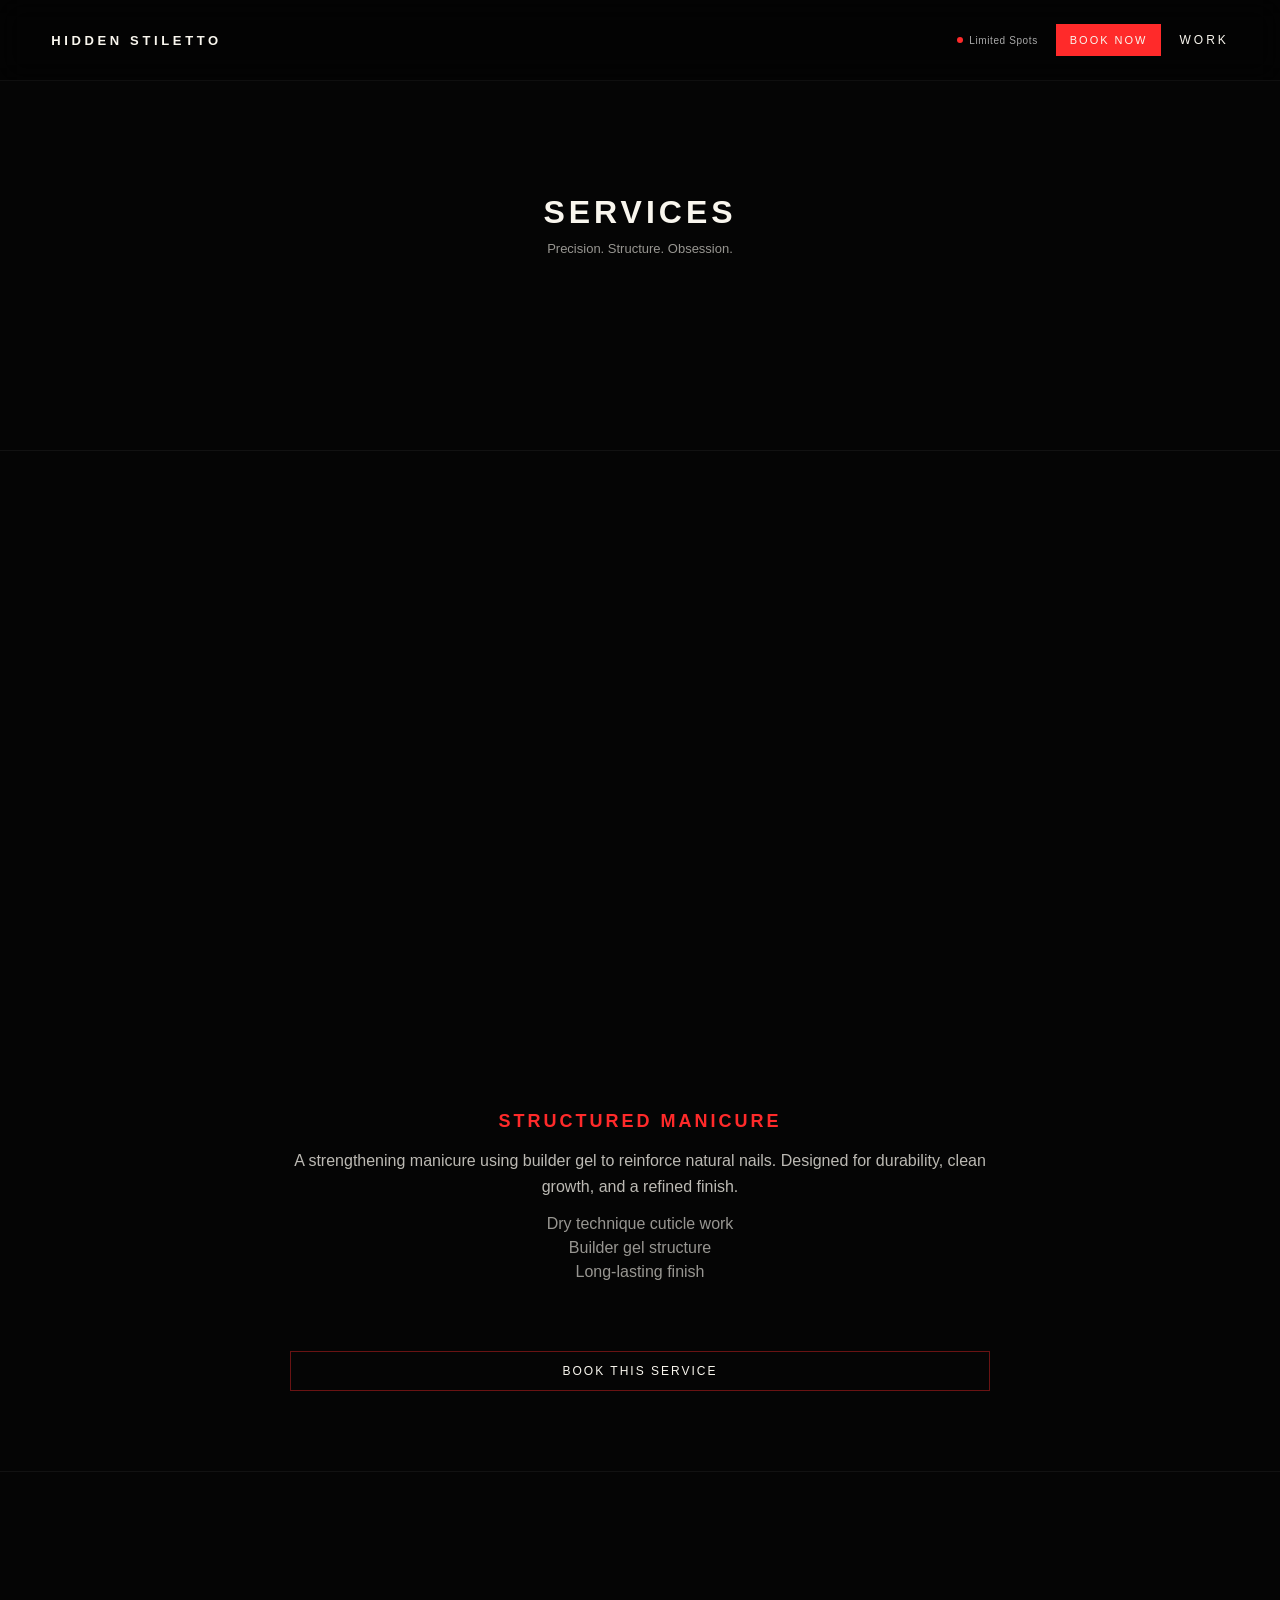
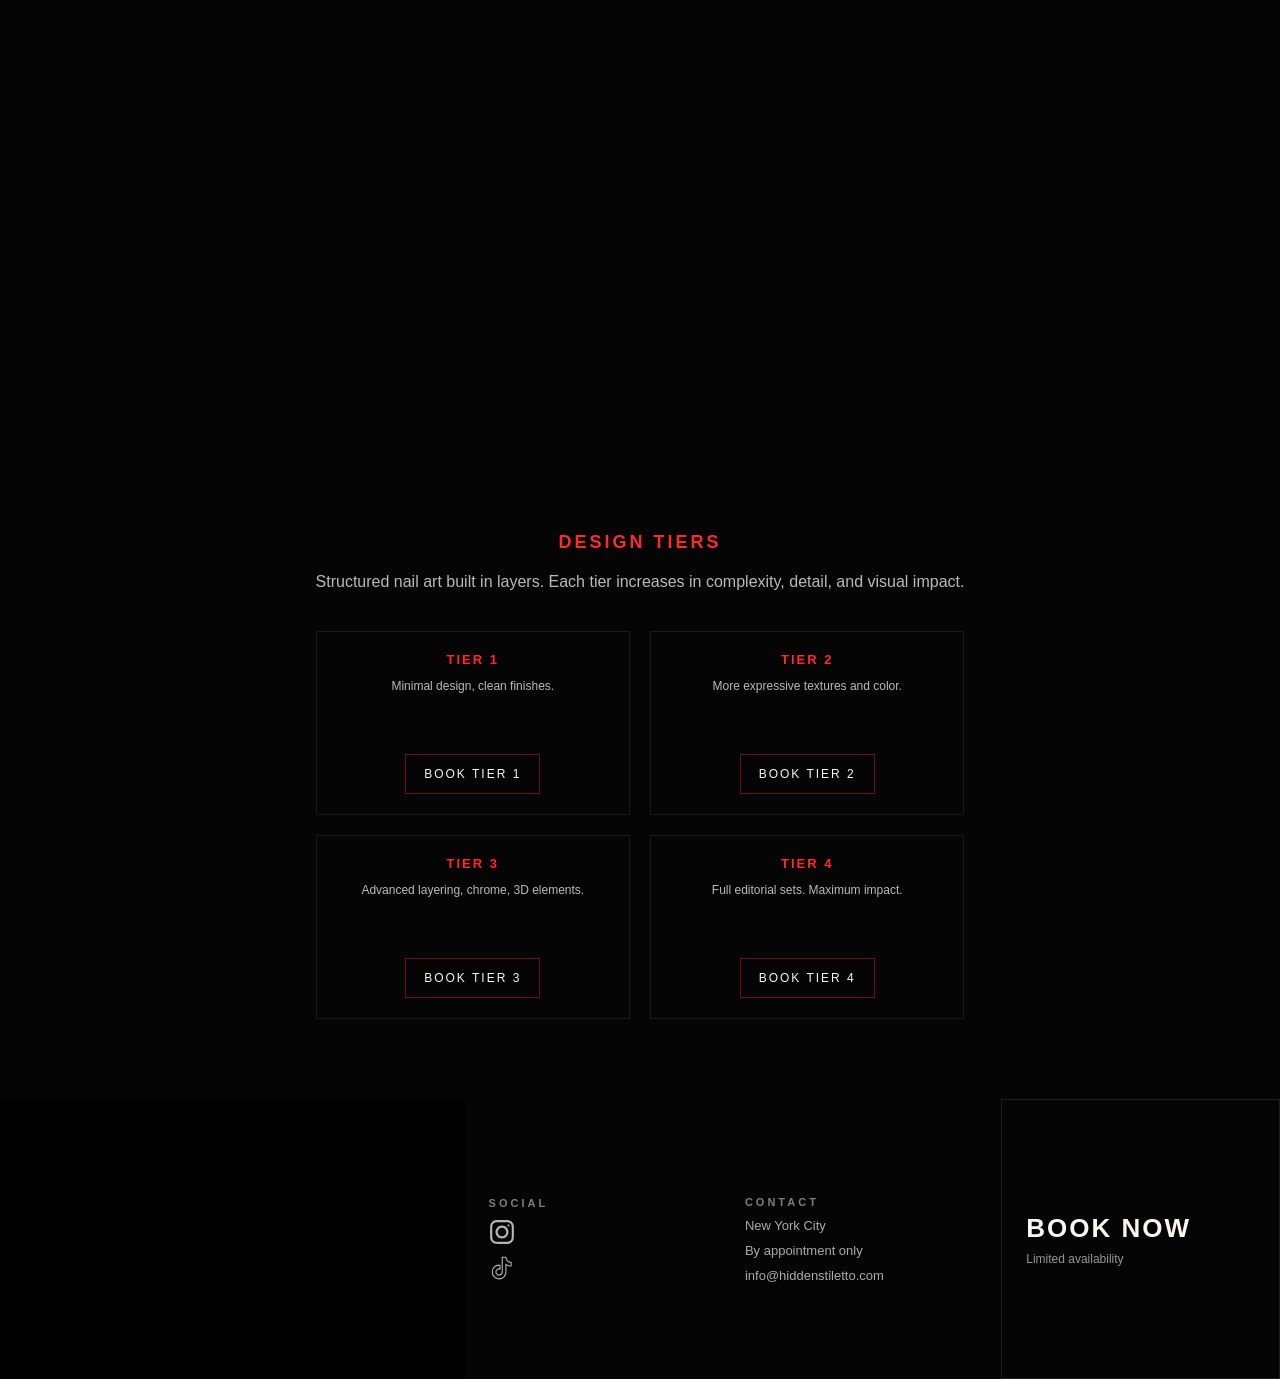
<file: work-template.html>
<!DOCTYPE html>
<html lang="en">
<head>
  <meta charset="UTF-8">
  <meta name="viewport" content="width=device-width, initial-scale=1.0">
  <title>Hidden Stiletto</title>

  <link rel="stylesheet" href="style/style.css">
  <link rel="stylesheet" href="style/owl.carousel.min.css">
  <link rel="stylesheet" href="style/owl.theme.default.min.css">
  <script defer src="js/script.js"></script>
</head>

<body>

<header class="header">
  <div class="logo">
    <a href="index.html">HIDDEN STILETTO</a>
  </div>

  <div class="header-right">
    <div class="availability">
      <span class="dot"></span>
      Limited Spots
    </div>

    <button class="book-btn" data-action="book">BOOK NOW</button>

    <button class="menu-btn" id="menuBtn">WORK</button>
  </div>
</header>

<div class="menu-overlay" id="menuOverlay">
  <div class="menu-close" id="menuClose">CLOSE ✕</div>

  <div class="menu-inner">
    <div class="menu-left">
      <h2>HIDDEN STILETTO</h2>
      <p>Nail Artist</p>
    </div>

    <nav class="menu-links">
      <a href="work.html">Structured Manicure</a>
      <a href="work.html#tier1">Sculpted Extensions</a>
      <a href="work.html#tier2">Design Levels</a>
      <a href="work.html#tier3">Peducire</a>
      <a href="work.html#tier3">Man's Services</a>
    </nav>
  </div>
</div>

<!-- =========================
     PAGE HERO
========================= -->
<section class="page-hero">
  <h1>SERVICES</h1>
  <p>Precision. Structure. Obsession.</p>
</section>

<!-- =========================
     SERVICE SECTION
========================= -->
<section class="service-section">

  <!-- CAROUSEL -->
  <div class="service-carousel owl-carousel">
    <div class="media">
      <video autoplay muted loop playsinline>
        <source src="content/1.mp4">
      </video>
    </div>

    <div class="media">
      <video autoplay muted loop playsinline>
        <source src="content/2.mp4">
      </video>
    </div>

    <div class="media">
      <video autoplay muted loop playsinline>
        <source src="content/3.mp4">
      </video>
    </div>
  </div>

  <!-- CONTENT -->
  <div class="service-info">
    <h2>STRUCTURED MANICURE</h2>

    <p>
      A strengthening manicure using builder gel to reinforce natural nails.
      Designed for durability, clean growth, and a refined finish.
    </p>

    <ul>
      <li>Dry technique cuticle work</li>
      <li>Builder gel structure</li>
      <li>Long-lasting finish</li>
    </ul>

    <button class="glow" data-action="book">BOOK THIS SERVICE</button>
  </div>

</section>

<!-- =========================
     TIERED SERVICE (EXAMPLE)
========================= -->
<section class="service-section">

  <!-- CAROUSEL -->
  <div class="service-carousel owl-carousel">
    <div class="media">
      <video autoplay muted loop playsinline>
        <source src="content/03.37.41.mp4">
      </video>
    </div>

    <div class="media">
      <video autoplay muted loop playsinline>
        <source src="content/03.37.42.mp4">
      </video>
    </div>
  </div>

  <!-- CONTENT -->
  <div class="service-info">
    <h2>DESIGN TIERS</h2>

    <p>
      Structured nail art built in layers. Each tier increases in complexity,
      detail, and visual impact.
    </p>

    <div class="tiers">

      <div class="tier-item">
        <h3>TIER 1</h3>
        <p>Minimal design, clean finishes.</p>
        <button class="glow" data-action="book">BOOK TIER 1</button>
      </div>

      <div class="tier-item">
        <h3>TIER 2</h3>
        <p>More expressive textures and color.</p>
        <button class="glow" data-action="book">BOOK TIER 2</button>
      </div>

      <div class="tier-item">
        <h3>TIER 3</h3>
        <p>Advanced layering, chrome, 3D elements.</p>
        <button class="glow" data-action="book">BOOK TIER 3</button>
      </div>

      <div class="tier-item">
        <h3>TIER 4</h3>
        <p>Full editorial sets. Maximum impact.</p>
        <button class="glow" data-action="book">BOOK TIER 4</button>
      </div>

    </div>
  </div>

</section>

<footer class="footer span-3">

  <div class="footer-grid">

    <!-- MAP -->
    <div class="footer-map">
      <div id="map"></div>
    </div>

    <!-- SOCIAL -->
    <div class="footer-col">
      <h3>SOCIAL</h3>

      <a href="https://www.instagram.com/hidden.stiletto/" target="_blank">
        <img src="content/instagram.svg" alt="Instagram" class="social-icon">
      </a>

      <a href="https://www.tiktok.com/hiddenstiletto" target="_blank">
        <img src="content/tiktok.svg" alt="TikTok" class="social-icon">
      </a>
    </div>

    <!-- CONTACT -->
    <div class="footer-col">
      <h3>CONTACT</h3>
      <p>New York City</p>
      <p>By appointment only</p>
      <p>info@hiddenstiletto.com</p>
    </div>

    <!-- CTA -->
    <div class="footer-cta" data-action="book">
      <h2>BOOK NOW</h2>
      <p>Limited availability</p>
    </div>

  </div>

</footer>

<!-- SCRIPTS -->
<script src="https://ajax.googleapis.com/ajax/libs/jquery/3.7.1/jquery.min.js"></script>
<script src="js/owl.carousel.min.js"></script>

<script>
$(function () {
  $(".service-carousel").owlCarousel({
    items: 5,
    margin: 10,
    loop: true,
    nav: true,
    dots: true,
    autoplay: true,
    autoplayTimeout: 4000,
    responsive: {
      0: { items: 2 },
      900: { items: 4 }
    }
  });
});
</script>

</body>
</html>
</file>
<file: style/style.css>
/* =========================
   ROOT + RESET
========================= */

:root {
  --dark: #050505;
  --white: #F9F6EE;
  --red: #ff2a2a;
  --gray: #aaa;
}

* {
  margin: 0;
  padding: 0;
  box-sizing: border-box;
  font-family: Helvetica, Arial, sans-serif;
}

body {
  background: var(--dark);
  color: var(--white);
  overflow-x: hidden;
}

span.red{
  color: var(--red);
}

/* =========================
   REVEAL
========================= */

.block,
.text-block,
.book-trigger {
  opacity: 0;
  transform: translateY(40px);
  transition: 0.8s ease;
  will-change: transform, opacity;
}

.block.show,
.text-block.show,
.book-trigger.show {
  opacity: 1;
  transform: translateY(0);
}

/* =========================
   HEADER
========================= */

.header {
  position: fixed;
  top: 0;
  width: 100%;
  padding: 18px 30px;
  display: flex;
  justify-content: space-between;
  align-items: center;
  z-index: 200;
  background: rgba(0,0,0,0.4);
  backdrop-filter: blur(14px);
  border-bottom: 1px solid rgba(255,255,255,0.05);
}

.header-right {
  display: flex;
  align-items: center;
  gap: 18px;
}

.logo a {
  font-size: 13px;
  letter-spacing: 5px;
  color: var(--white);
  text-decoration: none;
}

.book-btn {
  background: var(--red);
  border: none;
  color: var(--white);
  font-size: 11px;
  letter-spacing: 2px;
  padding: 10px 14px;
  cursor: pointer;
  transition: 0.3s ease;
}

.book-btn:hover {
  background: var(--white);
  color: var(--dark);
}

.availability {
  font-size: 10px;
  letter-spacing: 1px;
  color: var(--gray);
  display: flex;
  align-items: center;
  gap: 6px;
}

.dot {
  width: 6px;
  height: 6px;
  background: var(--red);
  border-radius: 50%;
  animation: pulse 1.5s infinite;
}

@keyframes pulse {
  50% { opacity: 0.4; }
}

.menu-btn {
  background: transparent;
  border: none;
  color: var(--white);
  font-size: 12px;
  letter-spacing: 3px;
  cursor: pointer;
}

.menu-btn:hover {
  color: var(--red);
}

/* =========================
   MENU
========================= */

.menu-overlay {
  position: fixed;
  inset: 0;
  background: rgba(0,0,0,0.92);
  backdrop-filter: blur(20px);
  opacity: 0;
  pointer-events: none;
  transform: scale(1.05);
  transition: 0.5s ease;
  z-index: 300;
}

.menu-overlay.active {
  opacity: 1;
  pointer-events: auto;
  transform: scale(1);
}

.menu-inner {
  height: 100%;
  display: grid;
  grid-template-columns: 1fr 1fr;
  padding: 100px 80px;
  gap: 40px;
  align-items: center;
}

.menu-left h2 {
  font-size: 40px;
  letter-spacing: 6px;
}

.menu-left p {
  margin-top: 10px;
  opacity: 0.6;
  font-size: 12px;
  letter-spacing: 2px;
}

.menu-links {
  display: flex;
  flex-direction: column;
  gap: 22px;
}

.menu-links a {
  font-size: 18px;
  letter-spacing: 2px;
  color: var(--gray);
  text-decoration: none;
  transition: 0.3s;
}

.menu-links a:hover {
  color: var(--red);
  transform: translateX(10px);
}

.menu-close {
  position: absolute;
  top: 25px;
  right: 30px;
  font-size: 12px;
  letter-spacing: 3px;
  color: var(--gray);
  cursor: pointer;
}

.menu-close:hover {
  color: var(--red);
}

/* =========================
   GRID SYSTEM
========================= */

.grid {
  display: grid;
  grid-template-columns: repeat(3, 1fr);
  gap: 2px;
}

.span-1 { grid-column: span 1; }
.span-2 { grid-column: span 2; }
.span-3 { grid-column: span 3; }

/* =========================
   BLOCKS
========================= */

.block {
  height: 60vh;
  position: relative;
  overflow: hidden;
}

/* =========================
   MEDIA SYSTEM
========================= */

.media {
  position: relative;
  width: 100%;
  height: 100%;
  overflow: hidden;
  display: flex;
  align-items: flex-end;
  justify-content: flex-start;
  padding: 24px;
}

.media img,
.media video {
  position: absolute;
  inset: 0;
  width: 100%;
  height: 100%;
  object-fit: cover;
  transform: scale(1.02);
  transition: 0.6s ease;
  pointer-events: none;
}

.media:hover img,
.media:hover video {
  transform: scale(1.06);
  filter: brightness(0.85) contrast(1.1);
}

.media.center { justify-content: center; align-items: center; text-align: center; }
.media.top { align-items: flex-start; }
.media.right { justify-content: flex-end; text-align: right; }

/* =========================
   OVERLAY TEXT
========================= */

.overlay-link {
  position: absolute;
  inset: 0;
  z-index: 3;

  display: flex;
  align-items: flex-end;
  justify-content: flex-start;

  padding: 24px;

  font-size: 12px;
  letter-spacing: 2px;
  text-transform: uppercase;
  color: var(--white);
  text-decoration: none;

  background: linear-gradient(
    to top,
    rgba(0,0,0,0.6),
    rgba(0,0,0,0.2),
    transparent
  );

  opacity: 0.8;
  transition: 0.4s ease;
}

/* hover */
.media:hover .overlay-link {
  opacity: 1;
}

/* underline accent */
.overlay-link span {
  position: relative;
}

.overlay-link span::after {
  content: "";
  position: absolute;
  left: 0;
  bottom: -6px;
  width: 0%;
  height: 1px;
  background: var(--red);
  transition: 0.3s ease;
}

.media:hover .overlay-link span::after {
  width: 100%;
}

/* subtle motion */
.media:hover .overlay-link span {
  transform: translateY(-2px);
}

/* =========================
   HERO
========================= */

.hero {
  height: 100vh;
  height: 100svh;
  position: relative;
}

.hero-parallax {
  position: absolute;
  inset: 0;
}

.hero video {
  width: 100%;
  height: 100%;
  object-fit: cover;
}

.hero {
  position: relative;
  overflow: hidden;
}

/* MAIN DARK VIGNETTE + GRADIENT */
.hero::before {
  content: "";
  position: absolute;
  inset: 0;
  z-index: 2;
  pointer-events: none;

  background: radial-gradient(
      circle at center,
      rgba(0, 0, 0, 0) 0%,
      rgba(0, 0, 0, 0.35) 60%,
      rgba(0, 0, 0, 0.85) 100%
  );
}

/* GRAIN LAYER */
.hero::after {
  content: "";
  position: absolute;
  inset: 0;
  z-index: 3;
  pointer-events: none;

  opacity: 0.08;
  mix-blend-mode: overlay;

  background-image: url("data:image/svg+xml,%3Csvg xmlns='http://www.w3.org/2000/svg' width='160' height='160'%3E%3Cfilter id='n'%3E%3CfeTurbulence type='fractalNoise' baseFrequency='.8' numOctaves='3' stitchTiles='stitch'/%3E%3C/filter%3E%3Crect width='160' height='160' filter='url(%23n)' opacity='.5'/%3E%3C/svg%3E");
  background-size: 200px 200px;

  animation: grainMove 0.8s steps(2) infinite;
}

/* TEXT MUST BE ABOVE EVERYTHING */
.hero-text {
  position: absolute;
  z-index: 10;
}

/* optional subtle motion for grain */
@keyframes grainMove {
  0% { transform: translate(0, 0); }
  25% { transform: translate(-1%, 1%); }
  50% { transform: translate(1%, -1%); }
  75% { transform: translate(-1%, -1%); }
  100% { transform: translate(0, 0); }
}

.hero-text {
  position: absolute;
  bottom: clamp(20px, 5vw, 50px);
  left: clamp(20px, 5vw, 50px);
  z-index: 5;
  max-width: min(90%, 640px);
  display: flex;
  flex-direction: column;
  gap: 12px;
  text-transform: uppercase;
}

.hero-text h2 {
  font-size: clamp(22px, 6vw, 72px);
  letter-spacing: clamp(2px, 0.6vw, 4px);
  font-weight: 700;
}

.hero-text span {
  font-size: clamp(11px, 1.2vw, 14px);
  letter-spacing: 2px;
  opacity: 0.75;
  line-height: 1.6;
}

/* =========================
   TEXT BLOCKS
========================= */

.text-block {
  display: flex;
  align-items: center;
  justify-content: center;
  text-align: center;
  padding: 30px;
  background: #0b0b0b;
}

.text-block.dark {
  background: #000;
}

.text-block.dark h2 {
  color: var(--red);
}

.text {
  max-width: 420px;
}

.text h2 {
  font-size: 22px;
  letter-spacing: 2px;
  opacity: 0.5;
  margin-bottom: 10px;
}

.text-block:hover h2 {
  opacity: 1;
}

.text p {
  font-size: 13px;
  line-height: 1.4;
  opacity: 0.7;
  text-transform: uppercase;
}

/* MAIN SERVICES */

.service-carousel {
  grid-column: span 3;
  position: relative;
}

.service-item {
  height: 60vh;
  display: flex;
  align-items: center;
  justify-content: center;
  text-transform: uppercase;
}

.service-content {
  max-width: 600px;
  text-align: center;

  display: flex;
  flex-direction: column;
  align-items: center;
  gap: 16px;
}

.service-content h2 {
  font-size: 18px;
  letter-spacing: 3px;
  color: var(--red);
}

.service-content p {
  font-size: 15px;
  line-height: 1.6;
  opacity: 0.75;
  letter-spacing: 0.5px;
}

.service-content .glow {
  margin-top: 10px;
}

.owl-carousel .owl-stage {
  display: flex;
}

.owl-carousel .owl-item {
  display: flex;
  align-items: center;
  justify-content: center;
}

.owl-dots {
  margin-top: 20px;
  text-align: center;
}

.owl-dot span {
  width: 6px;
  height: 6px;
  background: #666;
  display: block;
  border-radius: 50%;
  transition: 0.3s;
}

.owl-dot.active span {
  background: var(--red);
  transform: scale(1.4);
}

.owl-carousel .animated {
  animation-duration: 1s;
}

/* =========================
   MOBILE
========================= */

@media (max-width: 900px) {
  .service-item {
    height: auto;
    padding: 60px 20px;
  }

  .service-content h2 {
    font-size: 16px;
  }

  .service-content p {
    font-size: 14px;
  }
}

/* GLOW BUTTON */

.glow {
  margin-top: 48px;
  position: relative;
  display: inline-flex;
  align-items: center;
  justify-content: center;

  padding: 12px 18px;
  font-size: 12px;
  letter-spacing: 2px;
  text-transform: uppercase;

  color: var(--white);
  background: transparent;
  border: 1px solid rgba(255, 42, 42, 0.4);

  cursor: pointer;
  transition: all 0.3s ease;

  overflow: hidden;
}

.glow::before {
  content: "";
  position: absolute;
  inset: 0;
  background: radial-gradient(
    circle at center,
    rgba(255, 42, 42, 0.25),
    transparent 70%
  );

  opacity: 0;
  transition: opacity 0.3s ease;
  z-index: 0;
}

.glow::after {
  content: "";
  position: absolute;
  inset: -2px;
  border: 1px solid rgba(255, 42, 42, 0.6);
  opacity: 0;
  filter: blur(6px);
  transition: opacity 0.3s ease;
}

.glow {
  z-index: 1;
}

.glow:hover {
  border-color: var(--red);
  transform: translateY(-2px);
  color: var(--white);
}

.glow:hover::before {
  opacity: 1;
}

.glow:hover::after {
  opacity: 1;
}

/* active press feel */
.glow:active {
  transform: translateY(0px) scale(0.98);
}

/* optional focus for accessibility */
.glow:focus {
  outline: none;
  border-color: var(--red);
  box-shadow: 0 0 0 2px rgba(255, 42, 42, 0.2);
}

/* PAGE HERO */
.page-hero {
  height: 50vh;
  display: flex;
  flex-direction: column;
  justify-content: center;
  align-items: center;
  gap: 10px;
  text-align: center;
}

.page-hero h1 {
  font-size: 32px;
  letter-spacing: 4px;
}

.page-hero p {
  font-size: 13px;
  opacity: 0.6;
}

/* SERVICE SECTION */
.service-section {
  padding: 80px 20px;
  display: flex;
  flex-direction: column;
  gap: 40px;
  border-top: 1px solid rgba(255,255,255,0.05);
}

/* CAROUSEL */
.service-carousel .media {
  height: 60vh;
}

/* INFO */
.service-info {
  max-width: 700px;
  margin: 0 auto;
  text-align: center;

  display: flex;
  flex-direction: column;
  gap: 16px;
}

.service-info h2 {
  letter-spacing: 3px;
  font-size: 18px;
  color: var(--red);
}

.service-info p {
  opacity: 0.75;
  line-height: 1.6;
}

.service-info ul {
  list-style: none;
  padding: 0;
  opacity: 0.6;
}

.service-info li {
  margin-bottom: 6px;
}

/* TIERS */
.tiers {
  display: grid;
  grid-template-columns: repeat(2, 1fr);
  gap: 20px;
  margin-top: 20px;
}

.tier-item {
  border: 1px solid rgba(255,255,255,0.08);
  padding: 20px;
}

.tier-item h3 {
  font-size: 13px;
  letter-spacing: 2px;
  color: var(--red);
}

.tier-item p {
  font-size: 12px;
  margin: 10px 0;
}

/* MOBILE */
@media (max-width: 900px) {
  .tiers {
    grid-template-columns: 1fr;
  }

  .service-carousel .media {
    height: 45vh;
  }
}

/* FOOTER */

.footer {
  background: var(--dark);
  padding: 0;
}

.footer-grid {
  display: grid;
  grid-template-columns: 2fr 1fr 1fr 1.2fr;
  gap: 24px;
  align-items: stretch;
}

.footer-map {
  min-height: 280px;
  background: #000;
  overflow: hidden;
}

#map {
  width: 100%;
  height: 100%;
}

.footer-col {
  display: flex;
  flex-direction: column;
  justify-content: center;
  gap: 10px;
}

.footer-col h3 {
  font-size: 11px;
  letter-spacing: 3px;
  opacity: 0.5;
}

.footer-col p,
.footer-col a {
  font-size: 13px;
  color: var(--gray);
  text-decoration: none;
  transition: 0.25s ease;
  display: inline-flex;
  align-items: center;
  gap: 10px;
}

.footer-col a:hover {
  color: var(--red);
  transform: translateX(4px);
}

.social-icon {
  width: 26px;
  height: 26px;
  opacity: 0.7;
  transition: 0.25s ease;
}

.footer-col a:hover .social-icon {
  opacity: 1;
  transform: scale(1.08);
}

/* CTA */
/* DEFAULT */
.footer-cta {
  padding: 24px;
  border: 1px solid rgba(255,255,255,0.1);
  cursor: pointer;
  transition: 0.4s ease;

  display: flex;
  flex-direction: column;
  justify-content: center;

  position: relative;
  overflow: hidden;
}

/* ACTIVE (BOTTOM REACHED) */
.footer-cta.active {
  background: var(--red);
  border-color: var(--red);
  color: var(--white);
  animation: ctaPulse 1.6s ease-in-out infinite;
}

/* TEXT BOOST */
.footer-cta.active p {
  opacity: 1;
}

/* SOFT PULSE (scale + glow instead of opacity) */
@keyframes ctaPulse {
  0% {
    transform: scale(1);
    box-shadow: 0 0 0 rgba(255,42,42,0.4);
  }
  50% {
    transform: scale(1.02);
    box-shadow: 0 0 20px rgba(255,42,42,0.6);
  }
  100% {
    transform: scale(1);
    box-shadow: 0 0 0 rgba(255,42,42,0.4);
  }
}

.footer-cta h2 {
  font-size: 26px;
  letter-spacing: 2px;
}

.footer-cta p {
  font-size: 12px;
  opacity: 0.6;
  margin-top: 8px;
}

.footer-cta:hover {
  background: var(--red);
  color: var(--white);
}

.footer-cta:hover p {
  opacity: 0.9;
}

/* RESPONSIVE */

@media (max-width: 900px) {

  .footer-grid {
    grid-template-columns: 1fr;
    gap: 20px;
  }

  .footer-map {
    min-height: 240px;
  }

  .footer-cta {
    text-align: center;
    align-items: center;
  }

  .footer-cta h2 {
    font-size: 22px;
  }
  .footer-col {
    padding: 3%;
  }
}

/* MOBILE FULL WIDTH FIX */

@media (max-width: 900px) {
  .force-full {
    grid-column: 1 / -1 !important;
    width: 100% !important;
  }
}

.force-full-mobile {
  grid-column: 1 / -1;
  width: 100%;
}

/* RESPONSIVE */

@media (max-width: 900px) {

  .grid {
    grid-template-columns: repeat(2, 1fr);
  }

  .span-1 { grid-column: span 1; }
  .span-2,
  .span-3 { grid-column: span 2; }

  .block {
    height: 55vh;
  }

  .menu-inner {
    grid-template-columns: 1fr;
    padding: 80px 30px;
  }

  .book-grid {
    grid-template-columns: 1fr;
  }

  .hero-text h2 {
    font-size: 28px;
  }

  .overlay-text {
    font-size: 10px;
  }

  .text h2 {
    font-size: 18px;
  }

  .testimonials {
    grid-column: 1 / -1;
    width: 100vw;
    margin-left: calc(-50vw + 50%);
    padding: 60px 24px;
    background: #000;
    border-top: 1px solid rgba(255,255,255,0.08);
    border-bottom: 1px solid rgba(255,255,255,0.08);
  }

  .testimonial p {
    font-size: 14px;
  }
}
/* Phase 1 — editorial service system */
.editorial-page{overflow:hidden}.editorial-hero{min-height:60vh;height:auto;padding:140px 24px 90px;gap:24px;background:radial-gradient(ellipse at 75% 15%,#1b0b0b 0%,#050505 55%);position:relative}
.editorial-hero h1{font-size:clamp(42px,8vw,118px);font-weight:500;letter-spacing:.09em;line-height:1.03;max-width:1100px;overflow-wrap:anywhere}
.hero-kicker,.hero-scroll,.service-eyebrow,.service-index,.service-inclusions h3{font-size:10px;letter-spacing:.27em;text-transform:uppercase;color:var(--gray)}
.editorial-hero p{font-size:clamp(12px,1.4vw,16px);letter-spacing:.18em;text-transform:uppercase;opacity:.8}
.hero-divider{height:1px;width:78px;background:var(--red)}.hero-scroll{margin-top:24px}
.editorial-service{padding:80px clamp(18px,5vw,90px) 110px;gap:36px;border-top:1px solid rgba(255,255,255,.12)}
.service-eyebrow{display:flex;justify-content:space-between;gap:20px}
.service-gallery{width:100%;min-width:0;position:relative}.service-gallery .media{height:clamp(260px,38vw,540px);padding:0;background:#111}
.service-gallery .owl-stage{display:flex}.service-gallery .owl-item{display:flex;align-items:stretch}.service-gallery .owl-item .media{width:100%}
.service-gallery .owl-nav{display:flex;justify-content:flex-end;gap:12px;margin-top:16px}.service-gallery .owl-nav button{border:1px solid #555!important;width:42px;height:42px;font-size:24px!important;color:var(--white)!important}
.service-gallery .owl-dots{margin-top:-30px;position:relative;pointer-events:none}.service-gallery .owl-dot{pointer-events:auto;margin:0 4px}
.editorial-info{max-width:840px;text-align:left;margin:14px auto 0;align-items:flex-start;gap:22px}
.editorial-info h2{font-size:clamp(32px,5vw,68px);line-height:1.1;letter-spacing:.02em;color:var(--white);font-weight:500}
.editorial-info p{font-size:clamp(14px,1.3vw,17px);line-height:1.85;opacity:.82}
.editorial-info .service-index{color:var(--red);font-size:11px;letter-spacing:.2em}
.editorial-info .service-lead{font-size:19px;opacity:1;font-style:italic}
.editorial-info .service-price{color:var(--red);font-size:13px;letter-spacing:.14em}
.service-inclusions{width:100%;border-top:1px solid rgba(255,255,255,.17);padding-top:22px}
.service-inclusions h3{margin-bottom:18px}.editorial-info .service-inclusions ul{display:grid;grid-template-columns:repeat(2,minmax(0,1fr));gap:12px 28px;list-style:none;opacity:1}
.editorial-info .service-inclusions li{font-size:13px;line-height:1.5;color:#c9c4bd;padding-left:16px;position:relative;margin:0}
.editorial-info .service-inclusions li:before{content:"—";color:var(--red);position:absolute;left:0}
.editorial-info .service-note{border-left:2px solid var(--red);padding-left:20px;font-size:13px;color:#c5beb7}
.editorial-info .service-signature{font-size:clamp(18px,2.5vw,28px);font-style:italic;color:var(--white);opacity:1}
.editorial-info .service-book{margin-top:12px;padding:17px 25px}.home-services{grid-column:span 3}
.home-services .glow{text-decoration:none}.home-services .service-item{width:100%}
#map{min-height:280px}.menu-close{background:none;border:0;font-family:inherit}
@media(max-width:900px){.editorial-hero{min-height:48vh;padding:125px 20px 70px}.editorial-service{padding:54px 18px 72px;gap:24px}.service-gallery .media{height:42vh;min-height:250px}.editorial-info .service-inclusions ul{grid-template-columns:1fr}.editorial-info h2{font-size:clamp(30px,8vw,48px)}.service-eyebrow{font-size:9px}.header{padding:16px}.header-right{gap:10px}.logo a{letter-spacing:2px;font-size:11px}.availability{display:none}.menu-inner{overflow-y:auto}.footer-map{height:260px}#map{height:260px}}
@media(prefers-reduced-motion:reduce){.editorial-page *{scroll-behavior:auto!important;animation:none!important;transition:none!important}}

/* Phase 1.1 — gallery integrity and typographic direction.
   Keep original imagery uncropped; reserve cover only for homepage tiles. */
.editorial-page{overflow:visible}
.editorial-page .editorial-hero{min-height:62vh;padding-block:150px 100px}
.editorial-page .editorial-hero h1,
.editorial-page .editorial-info h2{font-family:Georgia,"Times New Roman",serif;font-weight:400;letter-spacing:-.035em;text-transform:none}
.editorial-page .editorial-hero h1{font-size:clamp(54px,9vw,138px);line-height:.95;letter-spacing:-.055em;text-transform:uppercase;max-width:1200px}
.editorial-page .editorial-info h2{font-size:clamp(40px,6vw,84px);line-height:1.06}
.editorial-page .editorial-info .service-lead,
.editorial-page .editorial-info .service-signature{font-family:Georgia,"Times New Roman",serif;font-weight:400;letter-spacing:-.025em}
.editorial-page .editorial-info .service-lead{font-size:clamp(21px,2.5vw,32px);line-height:1.4}
.editorial-page .editorial-info .service-signature{font-size:clamp(22px,3vw,38px);line-height:1.3}
.editorial-page .editorial-service{padding-block:100px 120px;gap:40px}
.editorial-page .service-gallery{display:block;max-width:1440px;margin-inline:auto;overflow:visible}
.editorial-page .service-gallery .owl-stage-outer{overflow:hidden}
.editorial-page .service-gallery .owl-stage{display:flex;align-items:stretch}
.editorial-page .service-gallery .owl-item{display:flex;align-items:stretch;justify-content:center;min-width:0}
.editorial-page .service-gallery .media{height:clamp(420px,55vw,780px);min-height:0;width:100%;padding:0;background:#111;display:flex;align-items:center;justify-content:center;overflow:hidden}
.editorial-page .service-gallery .media img,
.editorial-page .service-gallery .media video{position:static;inset:auto;display:block;width:100%;height:100%;max-width:100%;max-height:100%;object-fit:contain;object-position:center;transform:none!important;filter:none!important;pointer-events:auto}
.editorial-page .service-gallery .owl-nav{position:relative;z-index:2;margin-top:18px}
.editorial-page .service-gallery .owl-dots{position:relative;margin-top:14px;pointer-events:auto}
.editorial-page .service-gallery .owl-dot{pointer-events:auto}
.editorial-page .editorial-info{max-width:980px;margin:30px auto 0;gap:26px}
.editorial-page .editorial-info>p:not(.service-index):not(.service-price):not(.service-signature):not(.service-lead){max-width:750px}
.editorial-page .service-inclusions{margin-top:12px;padding-top:30px}
.editorial-page .service-inclusions li{font-size:14px;line-height:1.7}
.editorial-page .service-book{margin-top:20px}
@media(max-width:900px){
.editorial-page .editorial-hero{min-height:52vh;padding:125px 22px 70px}
.editorial-page .editorial-hero h1{font-size:clamp(48px,11vw,90px)}
.editorial-page .editorial-service{padding:64px 18px 80px;gap:24px}
.editorial-page .service-gallery .media{height:clamp(420px,72vh,700px)}
.editorial-page .editorial-info{margin-top:8px;gap:20px}
.editorial-page .editorial-info h2{font-size:clamp(36px,8vw,60px)}
}
@media(max-width:600px){
.editorial-page .service-gallery .media{height:min(72vh,620px);min-height:360px}
.editorial-page .editorial-hero h1{font-size:clamp(42px,12vw,68px)}
.editorial-page .editorial-service{padding-inline:14px}
.editorial-page .editorial-info .service-lead{font-size:22px}
}

/* Phase 1.5 — fix homepage mobile overflow/implicit third grid column.
   The homepage's .home-services span 3 overrode its two-column breakpoint. */
main.grid{min-width:0;max-width:100%;grid-template-columns:repeat(3,minmax(0,1fr))}
main.grid > *{min-width:0;max-width:100%}
main.grid > .home-services{grid-column:1/-1;min-width:0;width:100%;max-width:100%;overflow:hidden}
main.grid > .home-services .owl-stage-outer{width:100%;overflow:hidden}
main.grid > .home-services .owl-item{min-width:0}
main.grid > .home-services .service-content{max-width:100%;padding-inline:18px}
@media(max-width:900px){
  main.grid{grid-template-columns:repeat(2,minmax(0,1fr));width:100%;max-width:100%;overflow:hidden}
  main.grid > .span-1{grid-column:span 1}
  main.grid > .span-2,main.grid > .span-3,main.grid > .force-full{grid-column:1/-1}
  main.grid > .home-services{grid-column:1/-1!important}
  main.grid > .block:not(.home-services){min-width:0}
  main.grid > .block.span-1:not(.force-full){height:auto;aspect-ratio:9/16}
  main.grid > .block.span-2{height:55vh}
  main.grid > .block.span-3{height:auto;min-height:0}
  main.grid > .block.span-3.text-block{min-height:240px}
  main.grid > .block.span-1 .media{position:absolute;inset:0;height:100%;width:100%;min-width:0}
  main.grid > .home-services{height:auto;min-height:320px}
  main.grid > .home-services .service-item{min-height:320px;height:auto}
  .editorial-page .service-gallery.gallery-home-grid{grid-template-columns:repeat(2,minmax(0,1fr));width:100%;max-width:100%;overflow:hidden}
  .editorial-page .service-gallery.gallery-home-grid > .gallery-tile{min-width:0;max-width:100%;grid-column:auto}
}
@media(max-width:480px){
  main.grid > .block.span-2{height:50vh}
  main.grid > .home-services .service-content{padding-inline:12px}
}

/* M2.1 — Unified editorial design system; original Helvetica/Arial preserved. */
:root{
  --font-ui:Helvetica,Arial,sans-serif;
  --page-gutter:clamp(16px,4vw,72px);
  --section-space:clamp(64px,8vw,128px);
  --text-measure:720px;
  --hairline:rgba(249,246,238,.14);
  --type-display:clamp(46px,8vw,124px);
  --type-heading:clamp(32px,5vw,72px);
  --type-body:clamp(14px,1.25vw,17px);
}
html{scroll-behavior:smooth}
body{font-family:var(--font-ui);-webkit-font-smoothing:antialiased;text-rendering:optimizeLegibility}
button,a{font-family:inherit}
:focus-visible{outline:2px solid var(--red);outline-offset:4px}
.header{padding-inline:var(--page-gutter)}
.logo a{font-weight:600;letter-spacing:.28em}
.menu-links a{line-height:1.25}
.editorial-page .editorial-hero{
  padding-inline:var(--page-gutter);
  padding-block:clamp(132px,14vw,190px) clamp(70px,8vw,115px);
}
.editorial-page .editorial-hero h1{
  font-family:var(--font-ui);font-size:var(--type-display);font-weight:700;
  line-height:.96;letter-spacing:-.045em;text-transform:uppercase;
  max-width:1200px;
}
.editorial-page .editorial-hero p{font-size:clamp(12px,1.35vw,16px);line-height:1.6;letter-spacing:.16em}
.editorial-page .editorial-service{
  padding:var(--section-space) var(--page-gutter);
  gap:clamp(24px,3.5vw,48px);
  border-top:1px solid var(--hairline);
}
.editorial-page .service-eyebrow,.editorial-page .service-index,.editorial-page .hero-kicker{
  font-size:11px;line-height:1.5;font-weight:600;letter-spacing:.18em;
}
.editorial-page .editorial-info{
  width:100%;max-width:980px;margin:clamp(10px,2vw,32px) auto 0;
  gap:clamp(18px,2.5vw,30px);
}
.editorial-page .editorial-info h2{
  font-family:var(--font-ui);font-size:var(--type-heading);
  font-weight:600;line-height:1.08;letter-spacing:-.035em;
}
.editorial-page .editorial-info>p:not(.service-index):not(.service-price):not(.service-signature):not(.service-lead){
  max-width:var(--text-measure);font-size:var(--type-body);line-height:1.85;
}
.editorial-page .editorial-info .service-lead{
  font-family:var(--font-ui);font-size:clamp(19px,2.4vw,29px);
  font-weight:500;line-height:1.4;letter-spacing:-.02em;
}
.editorial-page .editorial-info .service-signature{
  font-family:var(--font-ui);font-size:clamp(19px,2.8vw,32px);
  font-weight:600;line-height:1.3;letter-spacing:-.025em;
}
.editorial-page .service-inclusions{border-top:1px solid var(--hairline)}
.editorial-page .service-inclusions ul{gap:14px 28px}
.editorial-page .service-book{min-height:48px}
.home-services .service-content h2{font-size:clamp(22px,3vw,38px);font-weight:600;letter-spacing:-.02em}
.home-services .service-content p{max-width:480px;line-height:1.65}
.hero-text h2{font-weight:700;letter-spacing:-.035em}
@media(max-width:900px){
  .editorial-page .editorial-hero{padding:130px 20px 72px}
  .editorial-page .editorial-service{padding:68px 16px 82px;gap:26px}
  .editorial-page .editorial-info{margin-top:10px}
  .editorial-page .editorial-hero h1{font-size:clamp(42px,11vw,86px)}
  .editorial-page .editorial-info h2{font-size:clamp(32px,8vw,56px)}
}
@media(max-width:480px){
  .editorial-page .editorial-service{padding-inline:12px}
  .editorial-page .service-eyebrow{gap:12px;font-size:10px}
  .editorial-page .service-gallery.gallery-home-grid{grid-template-columns:repeat(2,minmax(0,1fr));gap:2px}
  .editorial-page .service-gallery.gallery-home-grid .gallery-tile{aspect-ratio:9/16}
}
@media(prefers-reduced-motion:reduce){
  html{scroll-behavior:auto}
  .block,.text-block,.book-trigger{transition:none;transform:none;opacity:1}
}

/* Shared service-page gallery — single source of truth for all five services. */
.editorial-page .service-gallery.gallery-home-grid{
  display:grid;
  grid-template-columns:repeat(3,minmax(0,1fr));
  grid-auto-flow:row;
  align-items:stretch;
  gap:2px;
  width:100%;
  min-width:0;
  max-width:100%;
  margin:0;
  overflow:hidden;
}
.editorial-page .service-gallery.gallery-home-grid > .gallery-tile{
  position:relative;
  display:block;
  grid-column:auto;
  width:100%;
  min-width:0;
  height:auto;
  aspect-ratio:9/16;
  overflow:hidden;
  background:transparent;
}
.editorial-page .service-gallery.gallery-home-grid > .gallery-tile .media{
  position:absolute;
  inset:0;
  display:block;
  width:100%;
  height:100%;
  min-width:0;
  min-height:0;
  padding:0;
  overflow:hidden;
  background:transparent;
}
.editorial-page .service-gallery.gallery-home-grid > .gallery-tile .media video,
.editorial-page .service-gallery.gallery-home-grid > .gallery-tile .media img{
  position:absolute;
  inset:0;
  display:block;
  width:100%;
  height:100%;
  max-width:none;
  max-height:none;
  object-fit:cover;
  object-position:center;
  pointer-events:none;
  background:transparent;
}
@media(max-width:900px){
  .editorial-page .service-gallery.gallery-home-grid{
    grid-template-columns:repeat(2,minmax(0,1fr));
  }
}

/* M2.1 parity: the two-column breakpoint and orphan suppression must match.
   Keep all videos in markup; hide only the last odd tile on narrow screens. */
@media(max-width:900px){
  .editorial-page .service-gallery.gallery-home-grid{
    grid-template-columns:repeat(2,minmax(0,1fr));
  }
  .editorial-page .service-gallery.gallery-home-grid > .gallery-tile:nth-child(2n+1):last-child:not(:first-child){
    display:none!important;
  }
}

/* M2.2 navigation and booking — no changes to gallery/video layout */
body.menu-open{overflow:hidden}
.menu-overlay{visibility:hidden;overflow-y:auto;overscroll-behavior:contain}
.menu-overlay.active{visibility:visible}
.menu-links a[aria-current="page"]{color:var(--white);font-weight:700}
.menu-links a[aria-current="page"]::before{content:"—";color:var(--red);margin-right:12px}
.menu-close,.menu-btn{min-width:44px;min-height:44px}
.footer-cta{text-decoration:none;color:inherit;cursor:pointer}
.mobile-booking{display:none}
@media(max-width:900px){
 .menu-overlay .menu-inner{min-height:100%;height:auto;padding:100px 24px 56px;align-content:center}
 .menu-overlay .menu-links{gap:10px}
 .menu-overlay .menu-links a{display:flex;align-items:center;min-height:48px;font-size:clamp(16px,4.4vw,22px);letter-spacing:.07em}
}
@media(max-width:600px){
 body{padding-bottom:calc(62px + env(safe-area-inset-bottom,0px))}
 .mobile-booking{position:fixed;z-index:190;bottom:0;left:0;right:0;display:flex;align-items:center;justify-content:space-between;min-height:56px;padding:12px 22px calc(12px + env(safe-area-inset-bottom,0px));background:var(--red);color:var(--white);text-decoration:none;font-size:12px;font-weight:700;letter-spacing:.16em;box-shadow:0 -6px 30px rgba(0,0,0,.35)}
 .mobile-booking span{font-size:18px}
 body.menu-open .mobile-booking{display:none}
 .header .book-btn{display:none}
}
@media(prefers-reduced-motion:reduce){.menu-overlay{transition:none}}

/* M2.3 — Mobile usability: spacing, readable text and touch targets.
   Deliberately leaves the proven service gallery/video rules unchanged. */
.header{min-width:0}
.logo,.header-right{min-width:0}
.logo a{display:inline-block;max-width:100%;overflow-wrap:normal}
.menu-overlay .menu-inner,.editorial-page .editorial-info{min-width:0}
.editorial-page .editorial-info h2,.editorial-page .editorial-hero h1{overflow-wrap:break-word}
.editorial-page .service-book,.home-services .glow{max-width:100%;white-space:normal;text-align:center;line-height:1.4;cursor:pointer}
.editorial-page .service-book{min-height:48px}
@media(max-width:900px){
  .editorial-page .editorial-info>p{max-width:100%}
  .editorial-page .service-inclusions{min-width:0}
  .editorial-page .service-inclusions li{overflow-wrap:break-word}
  .footer-grid{min-width:0}
  .footer-col a{min-height:44px}
}
@media(max-width:600px){
  .header{padding:10px 14px;gap:8px;min-height:60px}
  .header-right{gap:6px;flex-shrink:0}
  .logo a{font-size:clamp(9px,2.6vw,12px);letter-spacing:clamp(1px,.42vw,2px);line-height:1.3}
  .menu-btn{padding:10px 8px;font-size:11px;letter-spacing:1.5px}
  .menu-close{top:max(12px,env(safe-area-inset-top,0px));right:14px;padding:10px}
  .menu-overlay .menu-inner{padding:80px 20px 36px;gap:24px;align-content:start}
  .menu-left h2{font-size:clamp(22px,7vw,32px);letter-spacing:.12em;overflow-wrap:break-word}
  .menu-links a{overflow-wrap:break-word}
  .editorial-page .editorial-hero{min-height:0;padding:clamp(116px,27vw,145px) 16px 62px}
  .editorial-page .editorial-hero h1{font-size:clamp(38px,10.5vw,62px);line-height:1.02;letter-spacing:-.04em}
  .editorial-page .editorial-hero p{font-size:12px;line-height:1.65}
  .editorial-page .editorial-service{padding:52px 12px 72px;gap:22px}
  .editorial-page .service-eyebrow{flex-wrap:wrap;gap:6px 12px;line-height:1.5}
  .editorial-page .editorial-info{gap:18px}
  .editorial-page .editorial-info h2{font-size:clamp(30px,8.2vw,44px);line-height:1.12}
  .editorial-page .editorial-info>p{font-size:15px;line-height:1.75}
  .editorial-page .service-inclusions li{font-size:14px;line-height:1.6}
  .editorial-page .service-book{width:100%;padding:15px 18px;letter-spacing:.08em}
  .home-services .service-content{padding:24px 18px}
  .home-services .service-content h2{font-size:clamp(23px,6.5vw,34px);overflow-wrap:break-word}
  .home-services .glow{display:inline-flex;align-items:center;justify-content:center;min-height:48px;padding:12px 16px}
  .hero-text{max-width:calc(100% - 36px);left:18px;bottom:28px}
  .hero-text h2{font-size:clamp(25px,7vw,38px);line-height:1.08}
  .hero-text span{font-size:11px;letter-spacing:.08em;line-height:1.5}
  .overlay-link{padding:14px;font-size:10px;letter-spacing:.1em}
  .footer-col{padding:18px 14px}
  .footer-cta{min-height:100px}
  .mobile-booking{min-height:56px;font-size:11px;letter-spacing:.11em}
  body.near-footer .mobile-booking{transform:translateY(110%);pointer-events:none}
}
@media(max-width:360px){
  .header{padding-inline:10px}
  .logo a{font-size:9px;letter-spacing:1px}
  .editorial-page .editorial-hero h1{font-size:clamp(35px,10vw,42px)}
  .menu-overlay .menu-inner{padding-inline:16px}
  .mobile-booking{padding-left:16px;padding-right:16px}
}
@media(prefers-reduced-motion:reduce){
  .mobile-booking{transition:none}
}

/* M2.5 — Accessible focus, skip navigation and motion preferences. */
.skip-link{position:fixed;top:8px;left:12px;z-index:1000;padding:12px 18px;background:var(--white);color:var(--dark);text-decoration:none;font-size:14px;font-weight:700;transform:translateY(-160%)}
.skip-link:focus{transform:translateY(0)}
#main-content{scroll-margin-top:80px}
.hero-text h1{font-size:clamp(22px,6vw,72px);font-weight:700;letter-spacing:-.035em;line-height:1.08}
@media(max-width:600px){.hero-text h1{font-size:clamp(25px,7vw,38px)}}
@media(prefers-reduced-motion:reduce){
  html{scroll-behavior:auto!important}
  *,*::before,*::after{animation-duration:.01ms!important;animation-iteration-count:1!important;transition-duration:.01ms!important}
  .block,.text-block,.book-trigger{opacity:1!important;transform:none!important}
}

/* Header availability — compact, visible on mobile without crowding navigation. */
.header .availability{display:inline-flex;align-items:center;gap:6px;white-space:nowrap;flex-shrink:0;font-size:10px;letter-spacing:.06em}
.header .availability .dot{flex:0 0 6px}
@media(max-width:600px){
  .header .availability{display:inline-flex;font-size:9px;letter-spacing:0;gap:5px}
  .header-right{gap:8px}
}
@media(max-width:380px){
  .header .availability{font-size:8px;gap:4px}
  .header .availability .dot{width:5px;height:5px;flex-basis:5px}
  .header-right{gap:4px}
}

/* Mobile header v2: dedicated second line for availability; never squeezed out. */
@media(max-width:600px){
  .header{display:grid;grid-template-columns:minmax(0,1fr) auto;grid-template-rows:auto auto;align-items:center;column-gap:8px;row-gap:1px;min-height:68px;padding:10px 14px}
  .header .logo{grid-column:1;grid-row:1;min-width:0}
  .header .header-right{display:contents}
  .header .availability{grid-column:1;grid-row:2;display:flex!important;visibility:visible!important;opacity:1!important;justify-self:start;align-self:start;gap:6px;font-size:10px;letter-spacing:.035em;line-height:1.4;color:#c9c5c1}
  .header .availability .dot{width:6px;height:6px;flex:0 0 6px}
  .header .menu-btn{grid-column:2;grid-row:1 / 3;align-self:center;justify-self:end}
  .header .book-btn{display:none}
  .header .logo a{font-size:clamp(10px,2.8vw,12px);letter-spacing:clamp(1px,.4vw,2px)}
  .mobile-booking{left:10px;right:10px;bottom:calc(10px + env(safe-area-inset-bottom,0px));min-height:64px;padding:10px 12px 10px 19px;border:1px solid rgba(255,255,255,.17);border-radius:13px;background:#161313;box-shadow:0 6px 28px rgba(0,0,0,.5);gap:12px;letter-spacing:.11em;transition:transform .22s ease,background .22s ease}
  .mobile-booking::before{content:"";position:absolute;left:0;top:14px;bottom:14px;width:3px;background:var(--red);border-radius:0 4px 4px 0}
  .mobile-booking-label{display:flex;flex-direction:column;align-items:flex-start;gap:4px;font-size:12px;font-weight:700;letter-spacing:.13em;line-height:1.2}
  .mobile-booking-label small{font-size:9px;font-weight:500;letter-spacing:.12em;color:#bcb2b2}
  .mobile-booking .mobile-booking-arrow{display:grid;place-items:center;flex:0 0 40px;width:40px;height:40px;border-radius:10px;background:var(--red);color:#fff;font-size:21px;line-height:1}
  .mobile-booking:focus-visible{outline:2px solid #fff;outline-offset:3px}
  body{padding-bottom:calc(84px + env(safe-area-inset-bottom,0px))}
}
@media(max-width:360px){
  .header{padding-inline:10px}
  .mobile-booking{left:8px;right:8px;padding-left:15px}
  .mobile-booking-label{font-size:11px}
}
@media(hover:hover) and (max-width:600px){
  .mobile-booking:hover{background:#261919}
}

/* Header alignment correction: Limited Spots immediately before WORK on mobile. */
@media(max-width:600px){
  .header{display:flex;align-items:center;justify-content:space-between;gap:8px;min-height:60px}
  .header .logo{flex:1 1 auto;min-width:0}
  .header .header-right{display:flex;align-items:center;justify-content:flex-end;flex:0 0 auto;gap:8px}
  .header .availability{display:inline-flex!important;align-items:center;justify-self:auto;align-self:center;white-space:nowrap;font-size:9px;letter-spacing:0;gap:5px}
  .header .menu-btn{align-self:center;justify-self:auto}
}
@media(max-width:380px){
  .header{gap:4px}
  .header .header-right{gap:4px}
  .header .availability{font-size:8px;gap:4px}
  .header .logo a{font-size:9px;letter-spacing:.8px}
}

/* Newsletter preview: no data collection until HubSpot integration is configured. */
.newsletter-section{position:relative;overflow:hidden;background:#100e0e;border-top:1px solid rgba(255,255,255,.11);border-bottom:1px solid rgba(255,255,255,.1);padding:clamp(64px,8vw,112px) clamp(20px,6vw,100px)}
.newsletter-section::after{content:"";position:absolute;right:-130px;top:-160px;width:420px;height:420px;border:1px solid rgba(255,42,42,.11);border-radius:50%;pointer-events:none}
.newsletter-inner{position:relative;z-index:1;max-width:1360px;margin:auto;display:grid;grid-template-columns:minmax(0,1.1fr) minmax(0,.9fr);align-items:center;gap:clamp(32px,6vw,110px)}
.newsletter-eyebrow{display:flex;align-items:center;gap:10px;color:#ff5454;font-size:10px;font-weight:700;letter-spacing:.22em;margin-bottom:24px}
.newsletter-mark{width:22px;height:1px;background:#ff5454}
.newsletter-copy h2{font-size:clamp(38px,5.5vw,82px);line-height:.97;letter-spacing:-.055em;font-weight:700;color:#f9f6ee;margin:0 0 23px}
.newsletter-copy h2 em{font-weight:400;font-style:italic;color:#d8c8c8}
.newsletter-copy>p:last-child{font-size:clamp(13px,1.3vw,16px);line-height:1.8;color:#bdb5b5;max-width:460px}
.newsletter-form-preview label{display:block;font-size:10px;letter-spacing:.18em;color:#d7cccc;margin-bottom:12px}
.newsletter-input-row{display:flex;min-height:58px;border:1px solid #665555;background:#1b1717;transition:border-color .2s}
.newsletter-input-row input{min-width:0;flex:1;border:0;outline:0;background:transparent;color:#f9f6ee;padding:0 18px;font:inherit;font-size:14px}
.newsletter-input-row input::placeholder{color:#847b7b}
.newsletter-input-row button{border:0;border-left:1px solid rgba(255,255,255,.1);background:#f9f6ee;color:#151010;padding:0 19px;min-width:165px;font-size:11px;font-weight:700;letter-spacing:.12em;white-space:nowrap}
.newsletter-input-row button span{font-size:18px;margin-left:9px}
.newsletter-input-row input:disabled,.newsletter-input-row button:disabled{opacity:1;cursor:default}
.newsletter-fineprint{margin-top:13px;font-size:11px;line-height:1.6;color:#968b8b}
.newsletter-fineprint span{color:#d5b8b8}
@media(max-width:800px){.newsletter-inner{grid-template-columns:1fr;gap:34px}.newsletter-section{padding:65px 22px}.newsletter-copy h2{font-size:clamp(40px,10vw,62px)}}
@media(max-width:420px){.newsletter-input-row{min-height:54px}.newsletter-input-row input{padding-inline:12px;font-size:13px}.newsletter-input-row button{min-width:123px;padding-inline:9px;font-size:9px;letter-spacing:.06em}.newsletter-input-row button span{margin-left:4px}}
</file>
